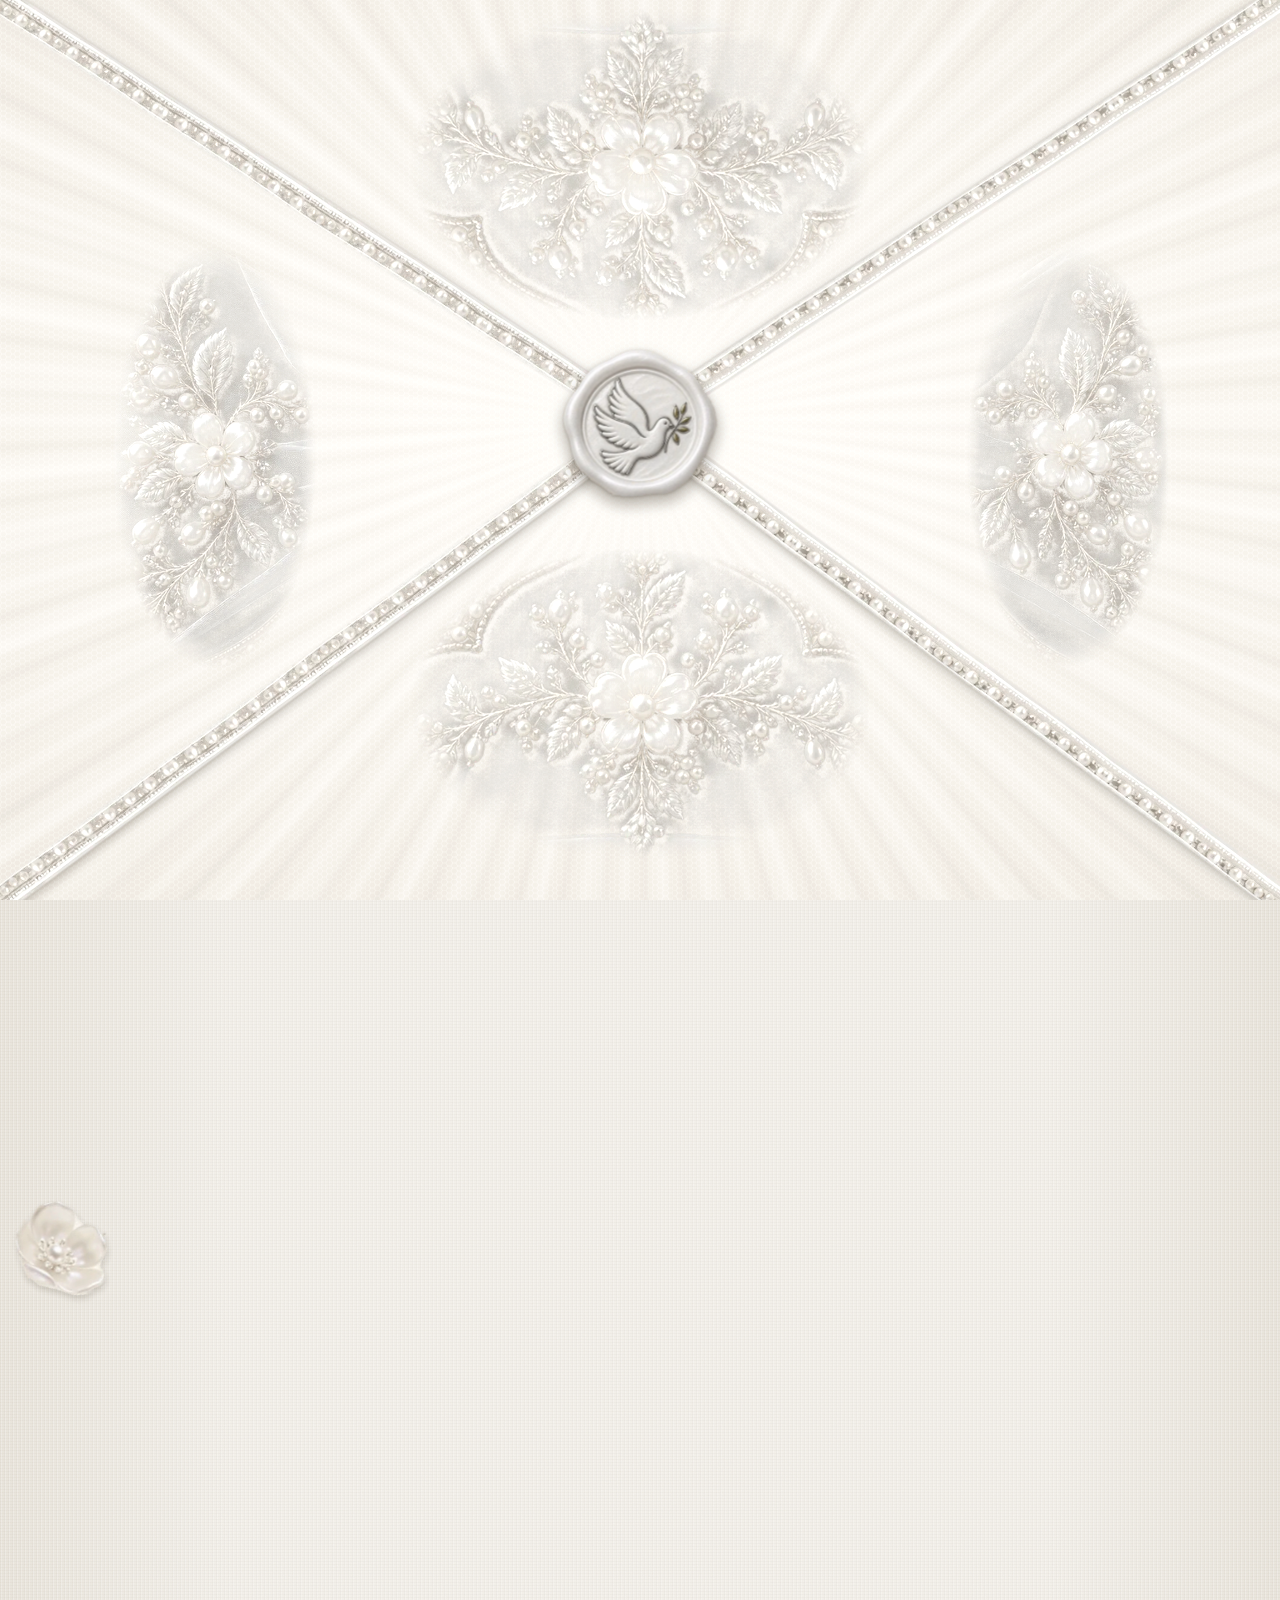
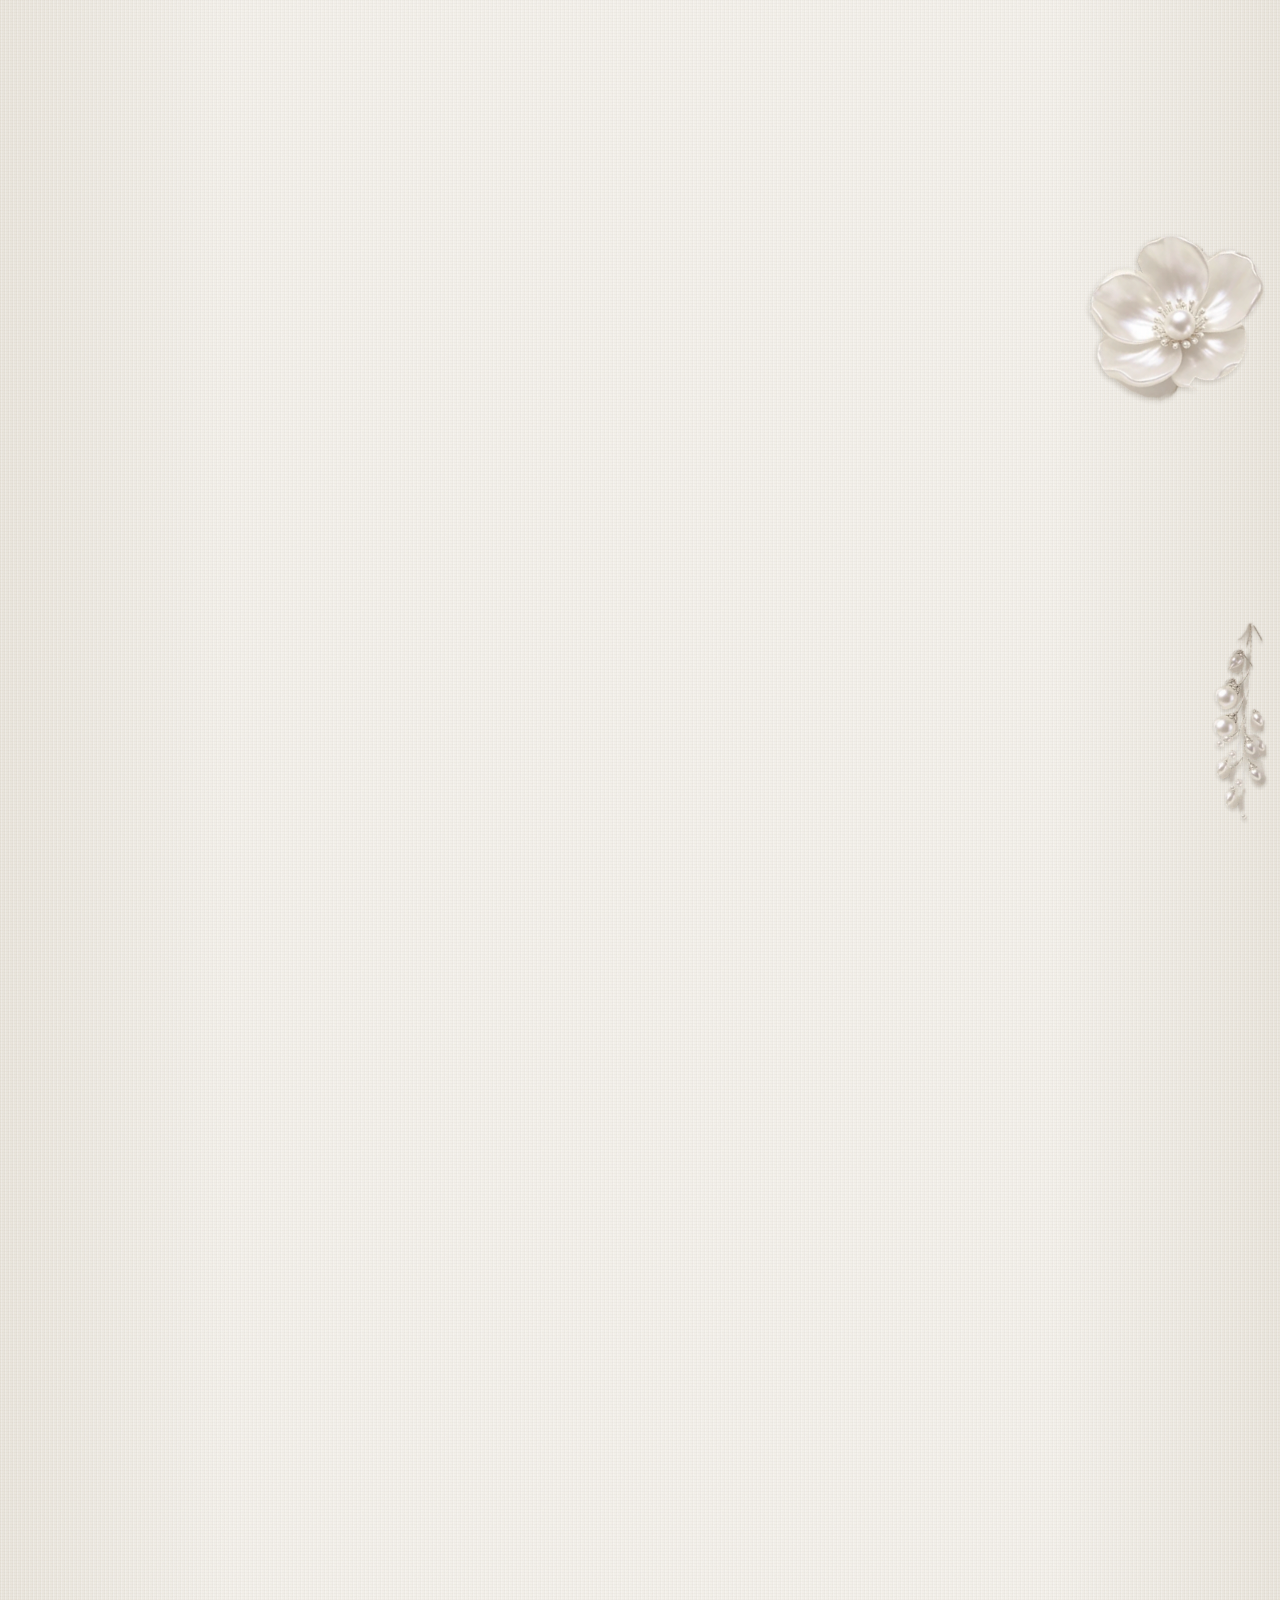
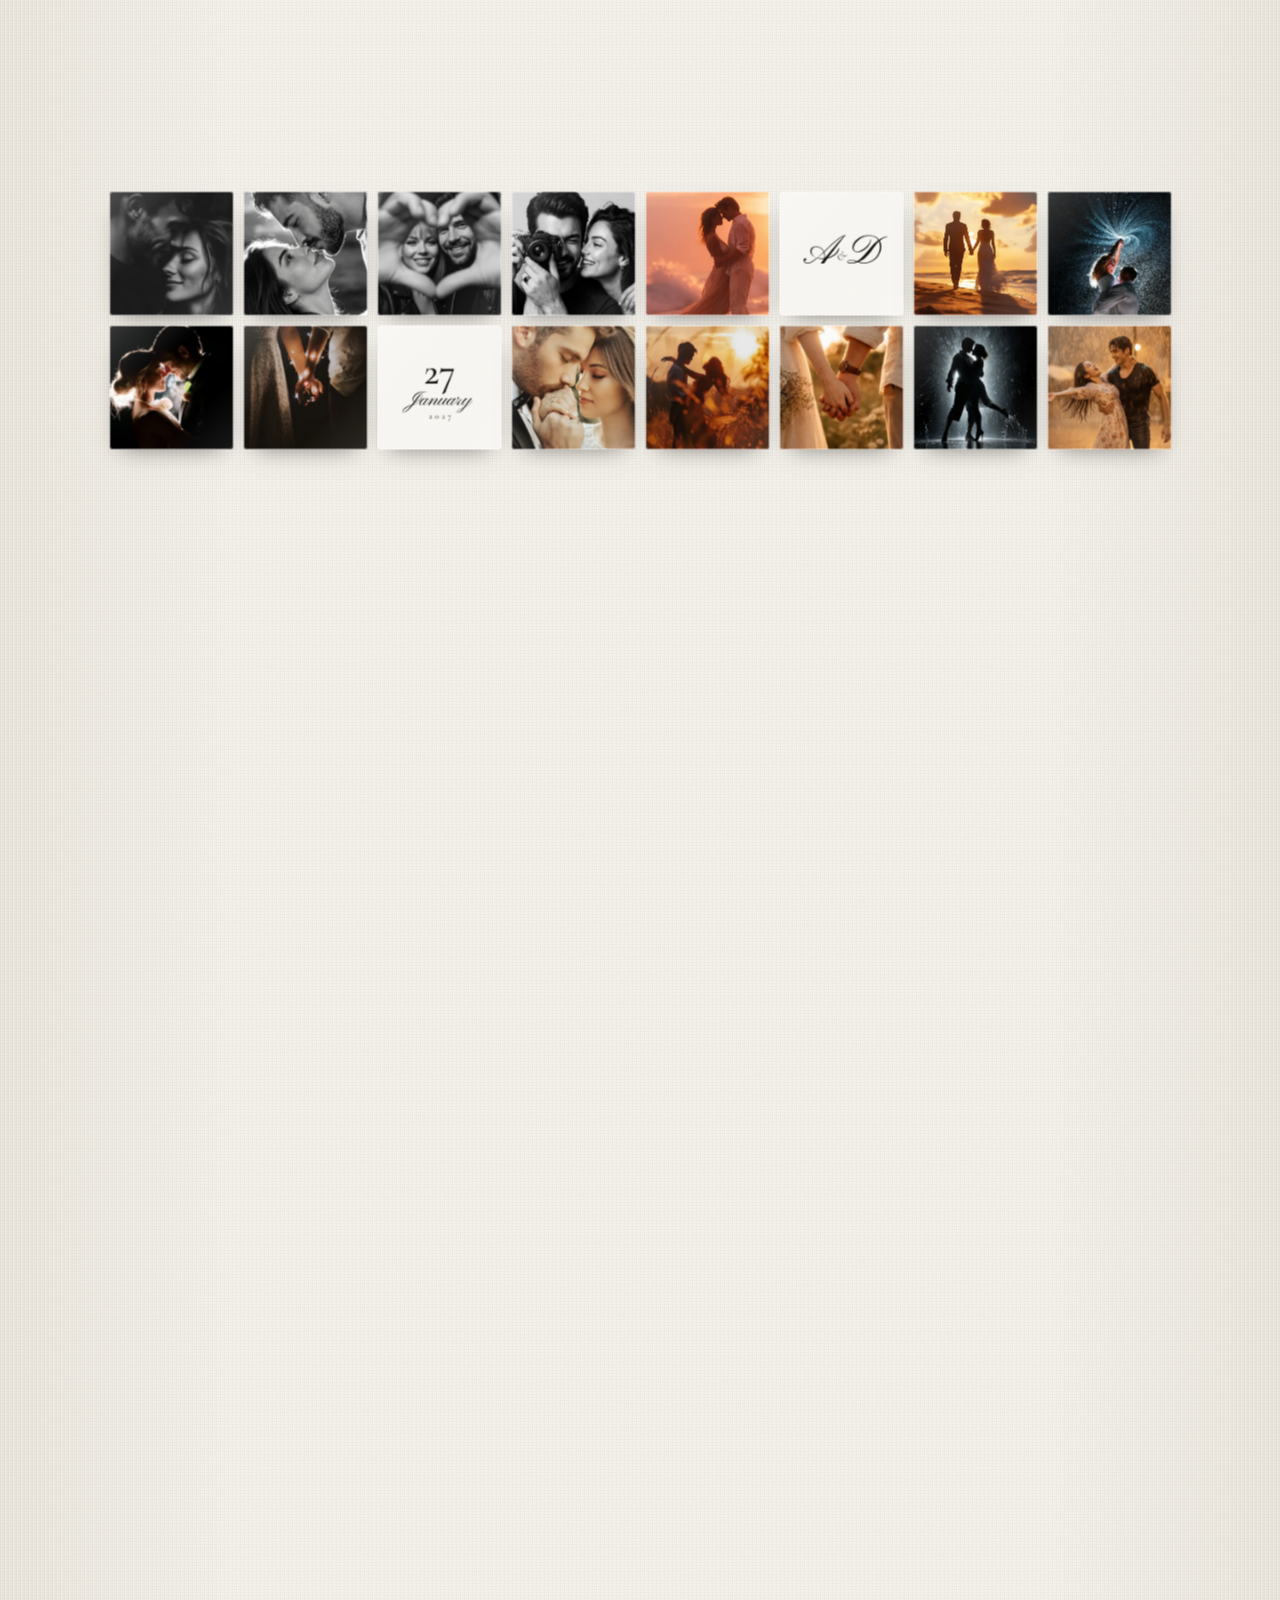
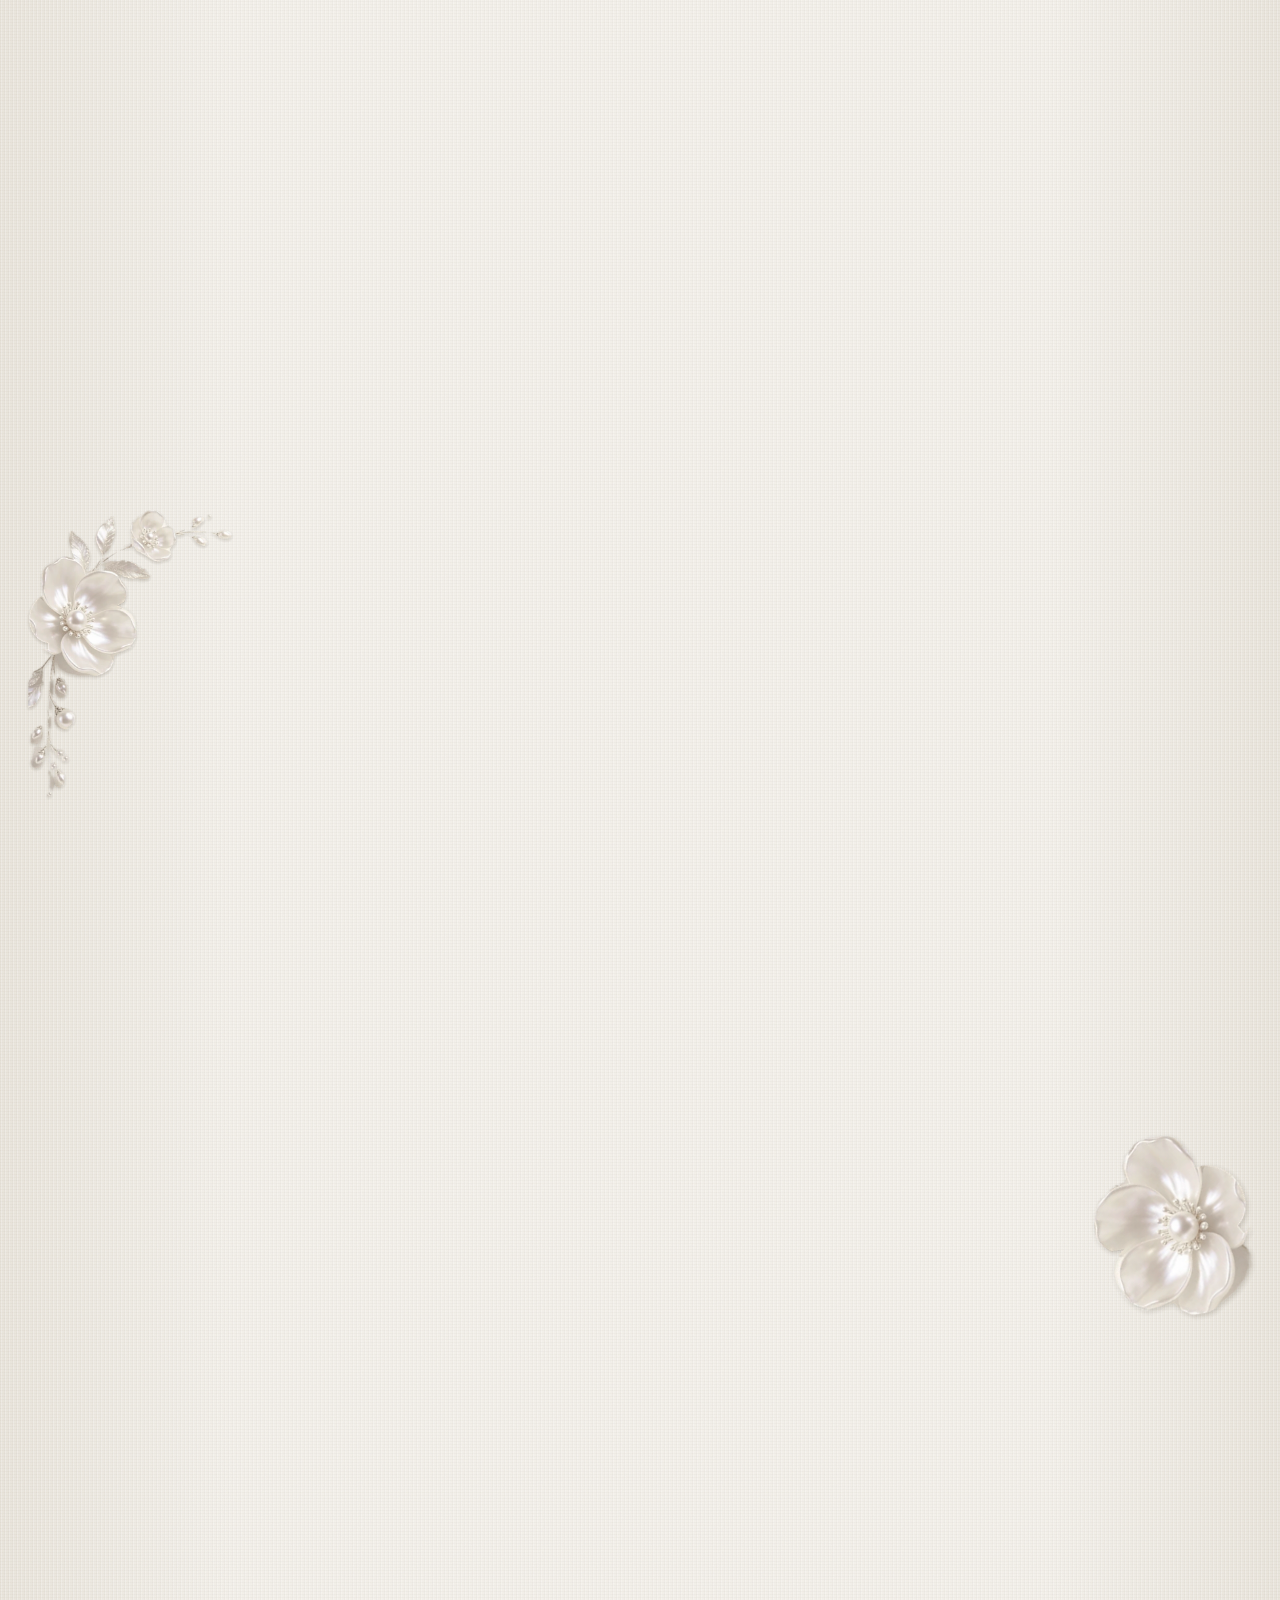
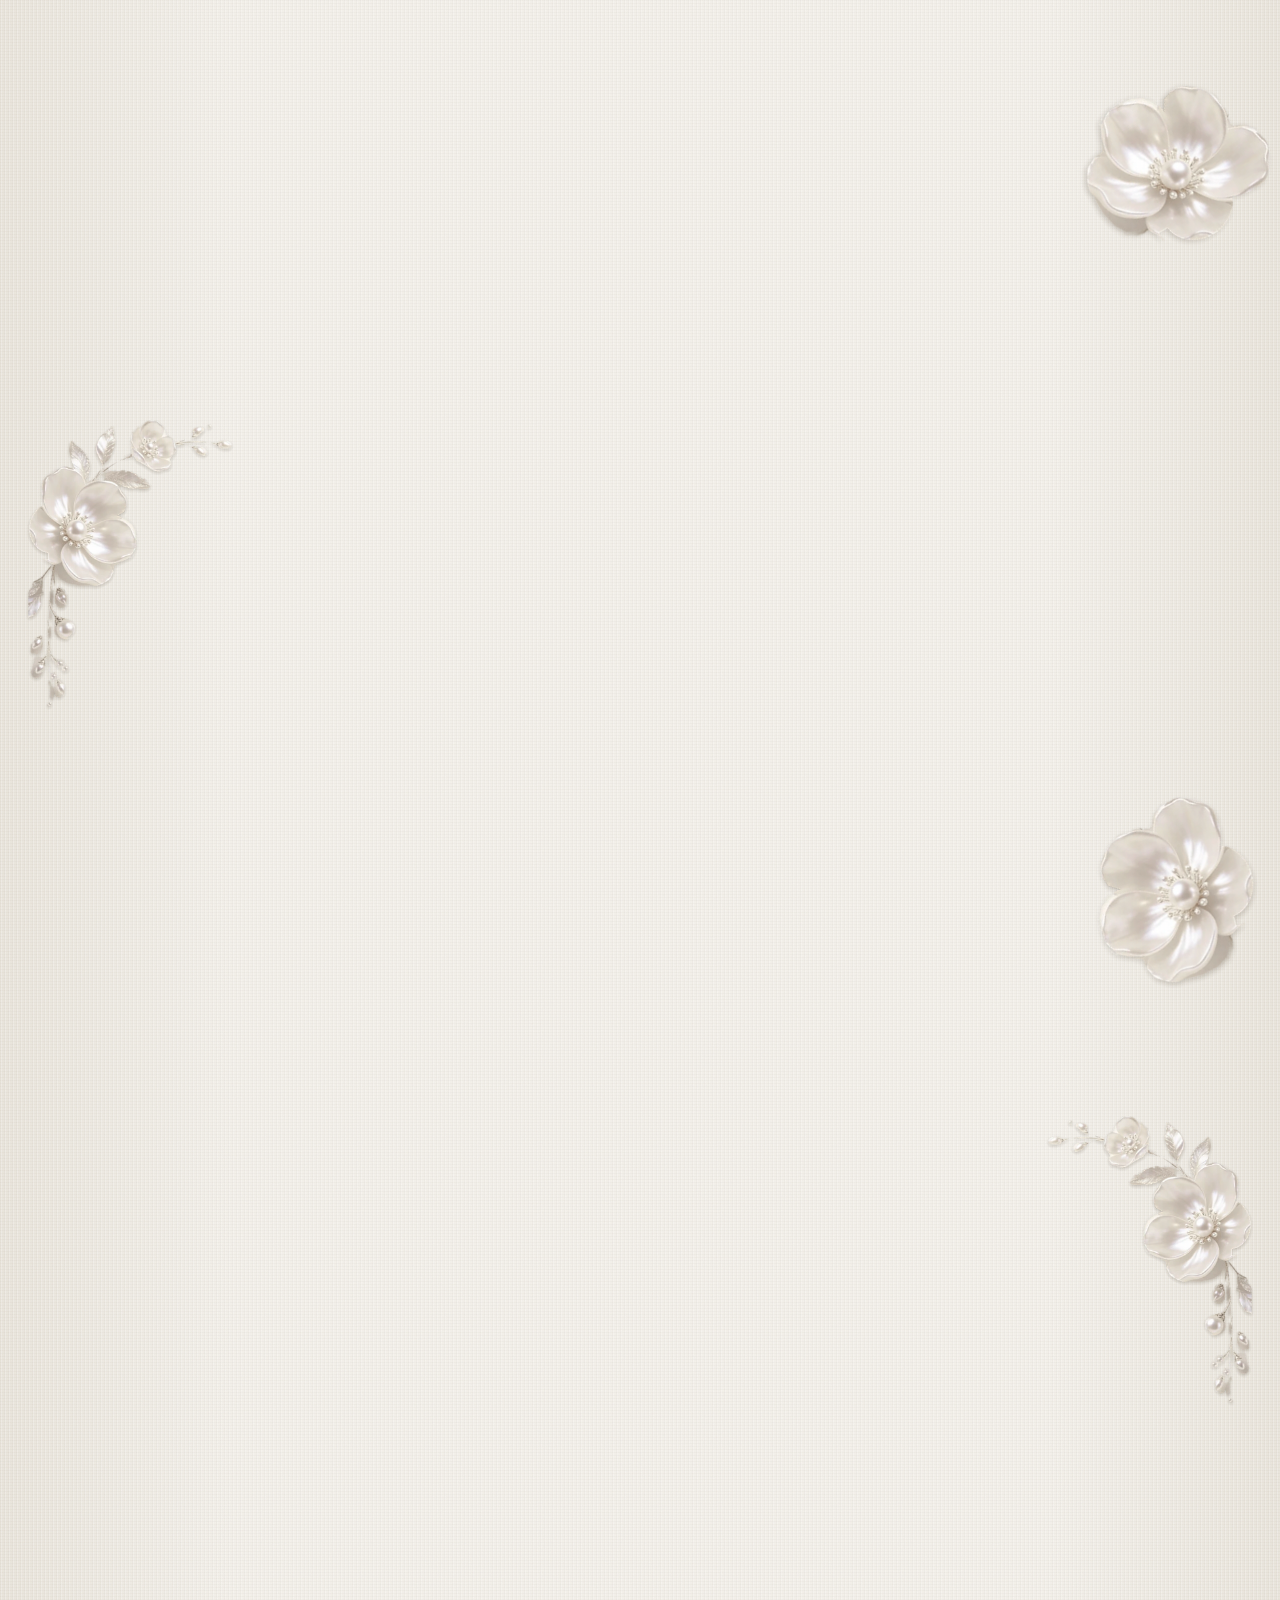
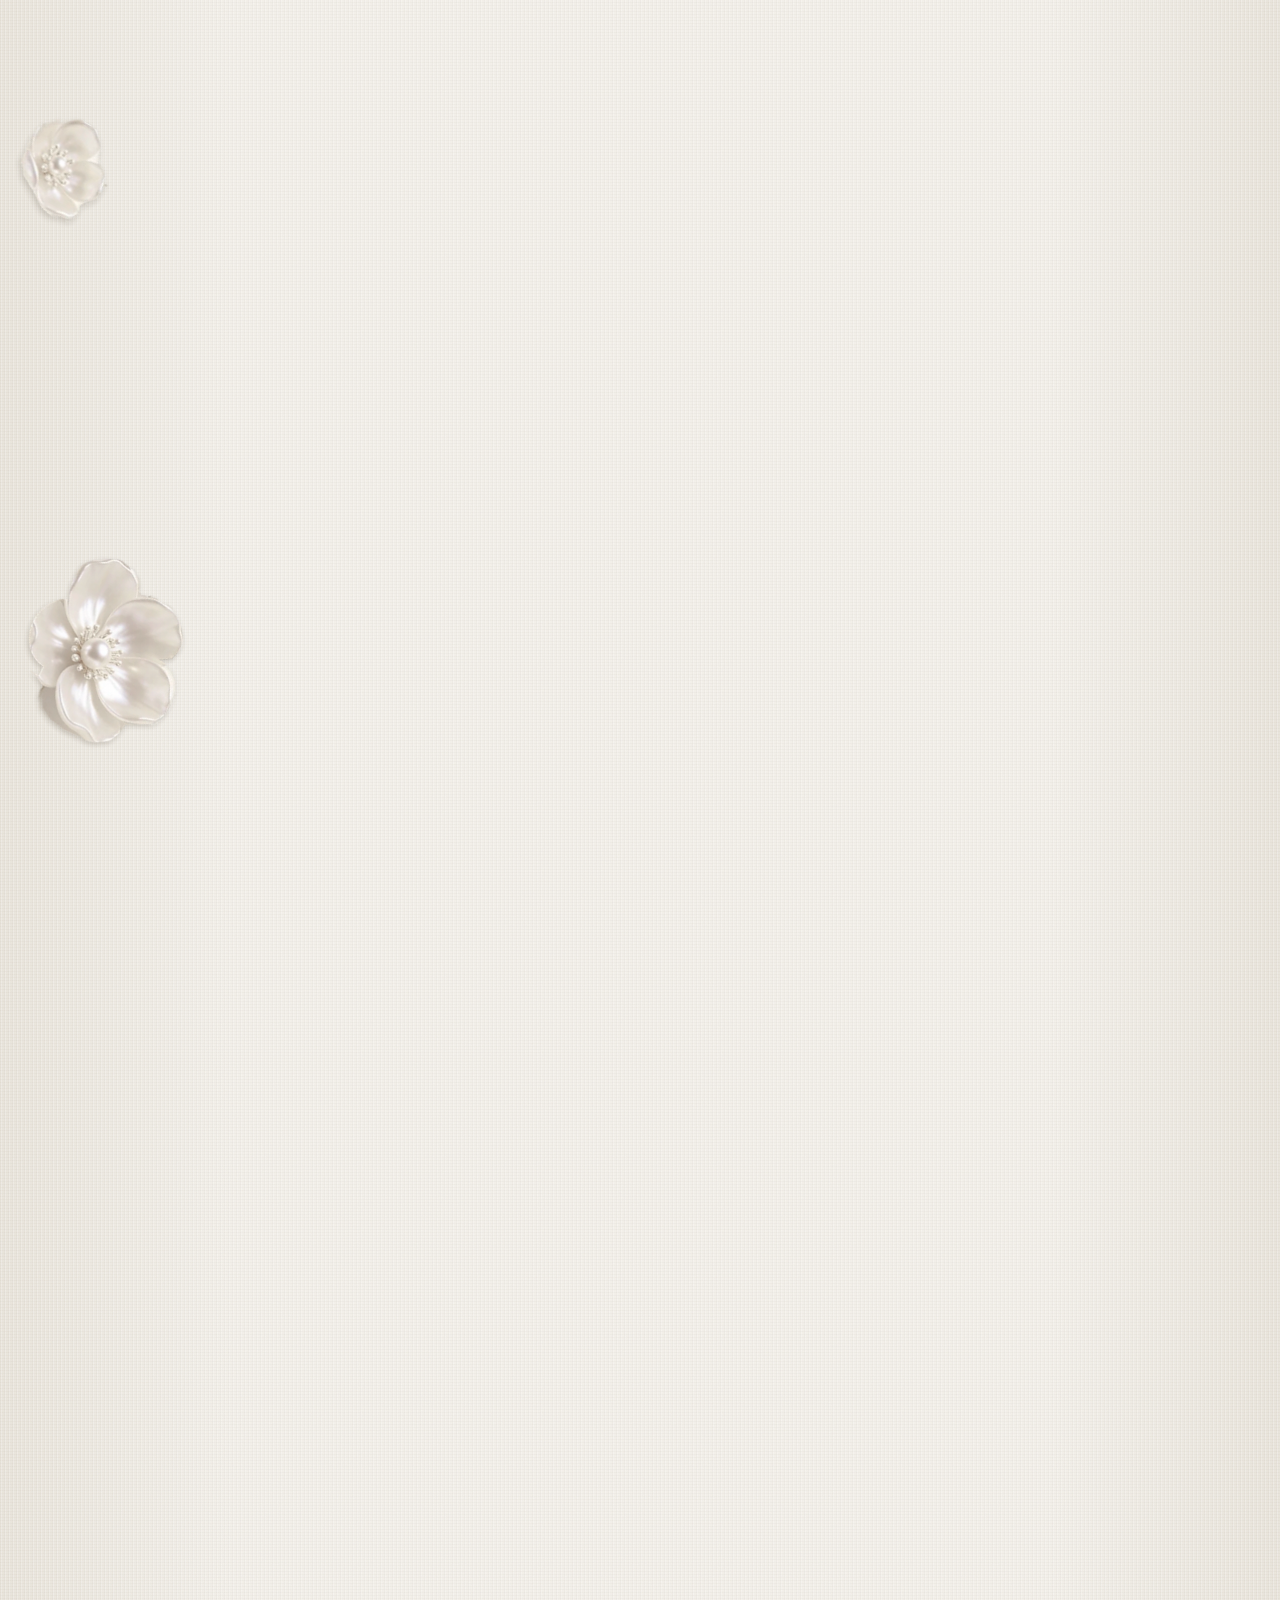
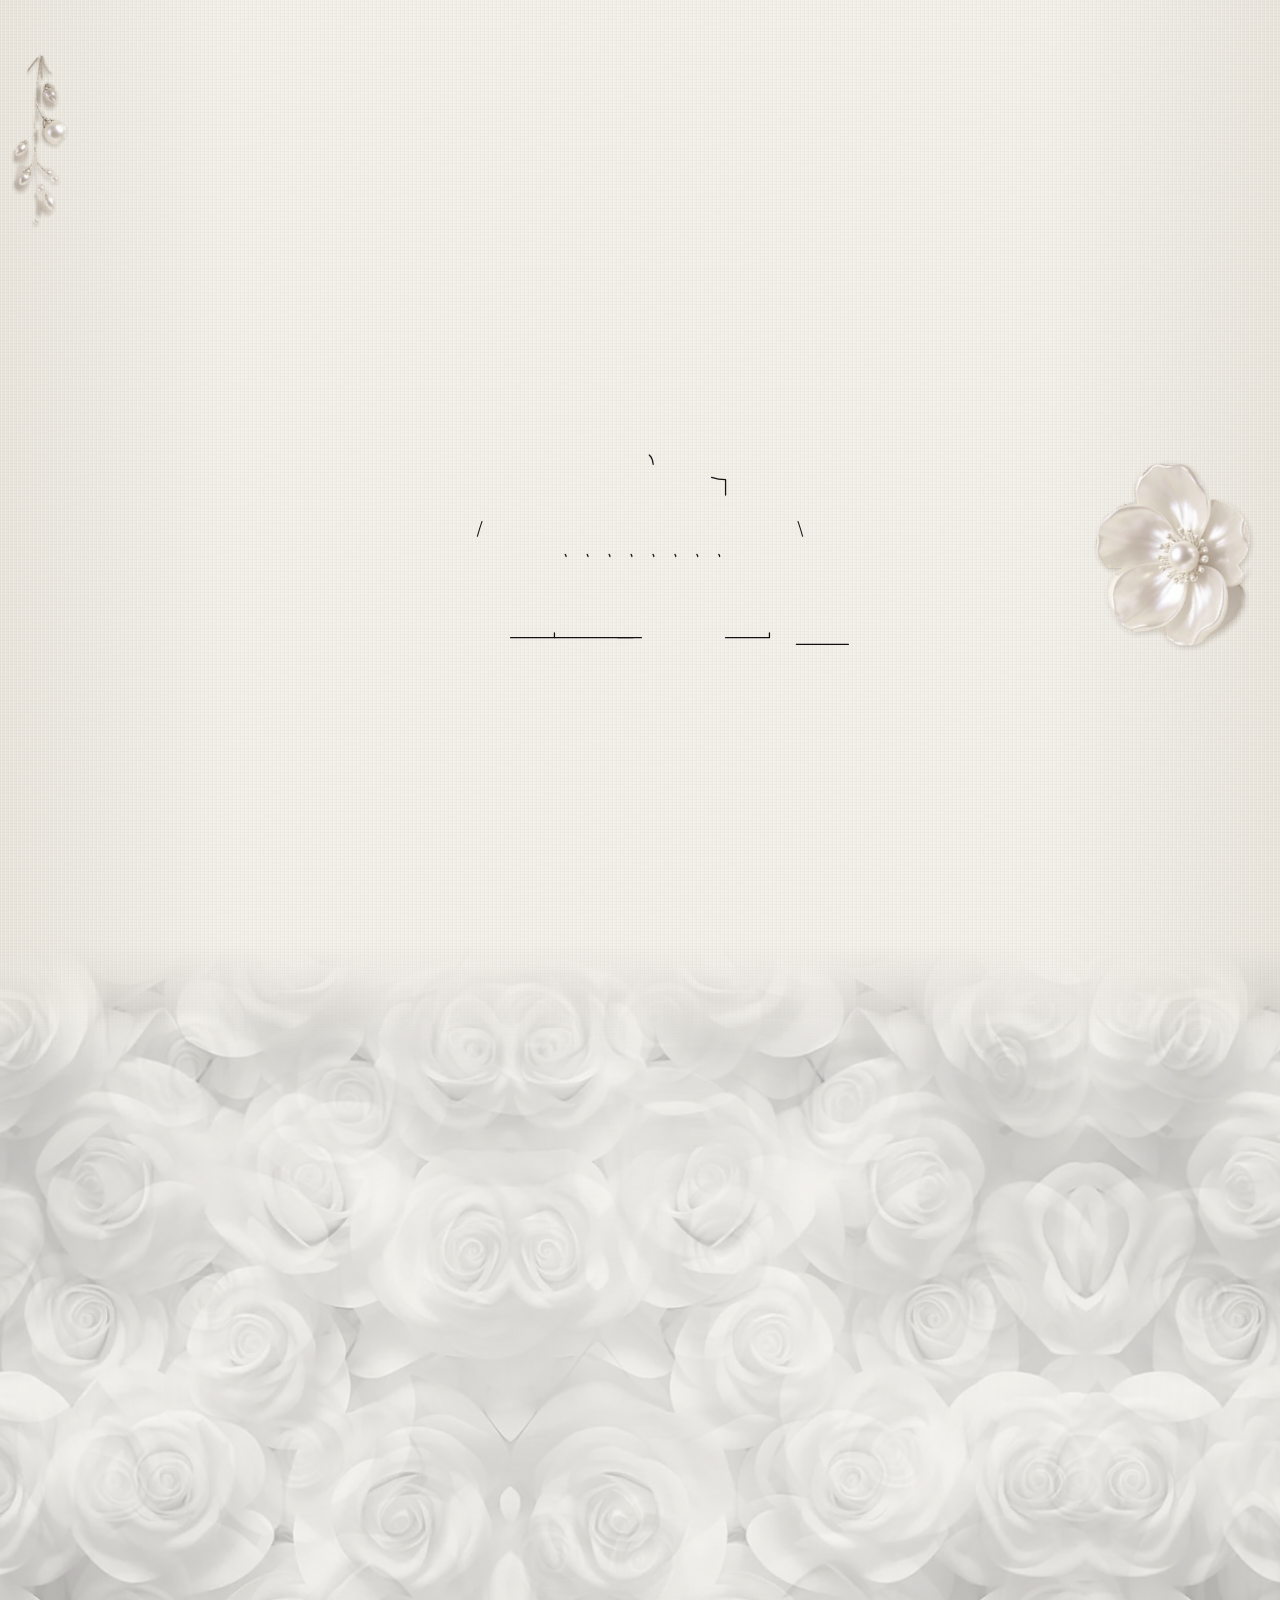
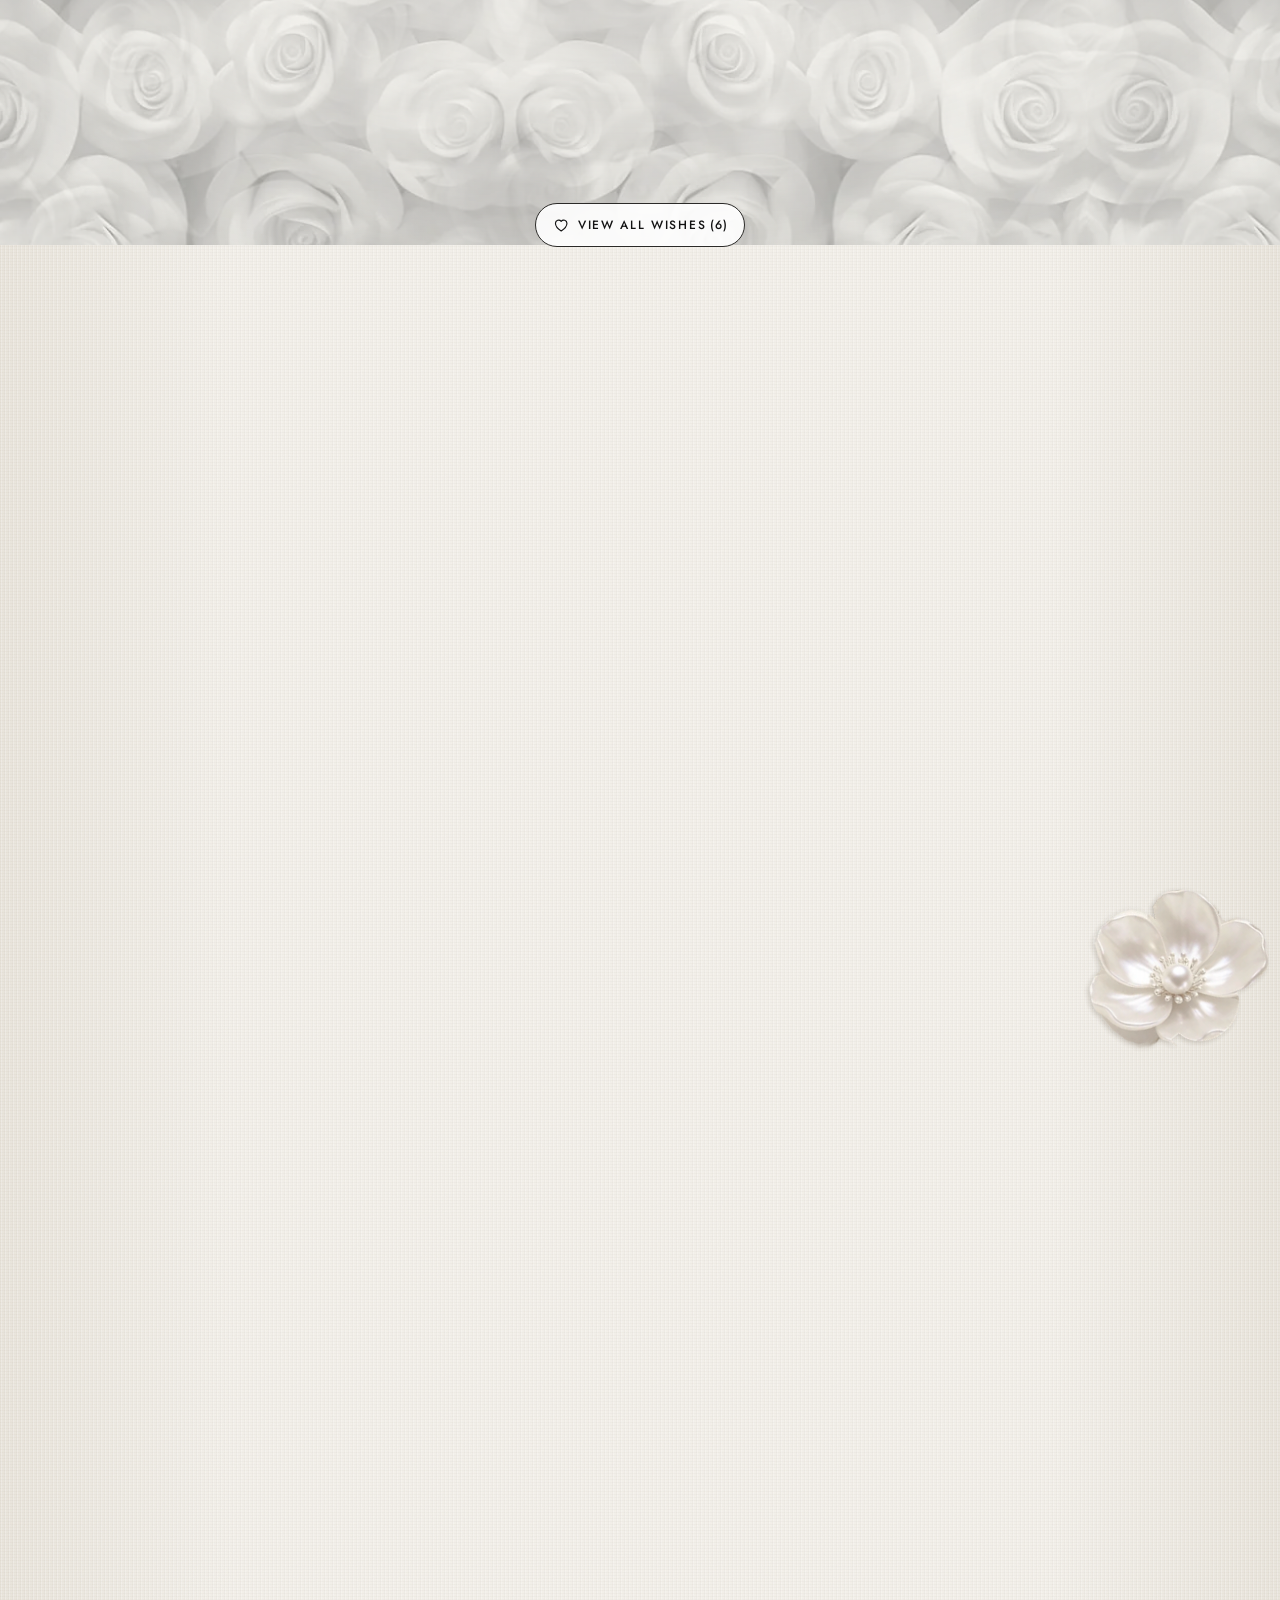
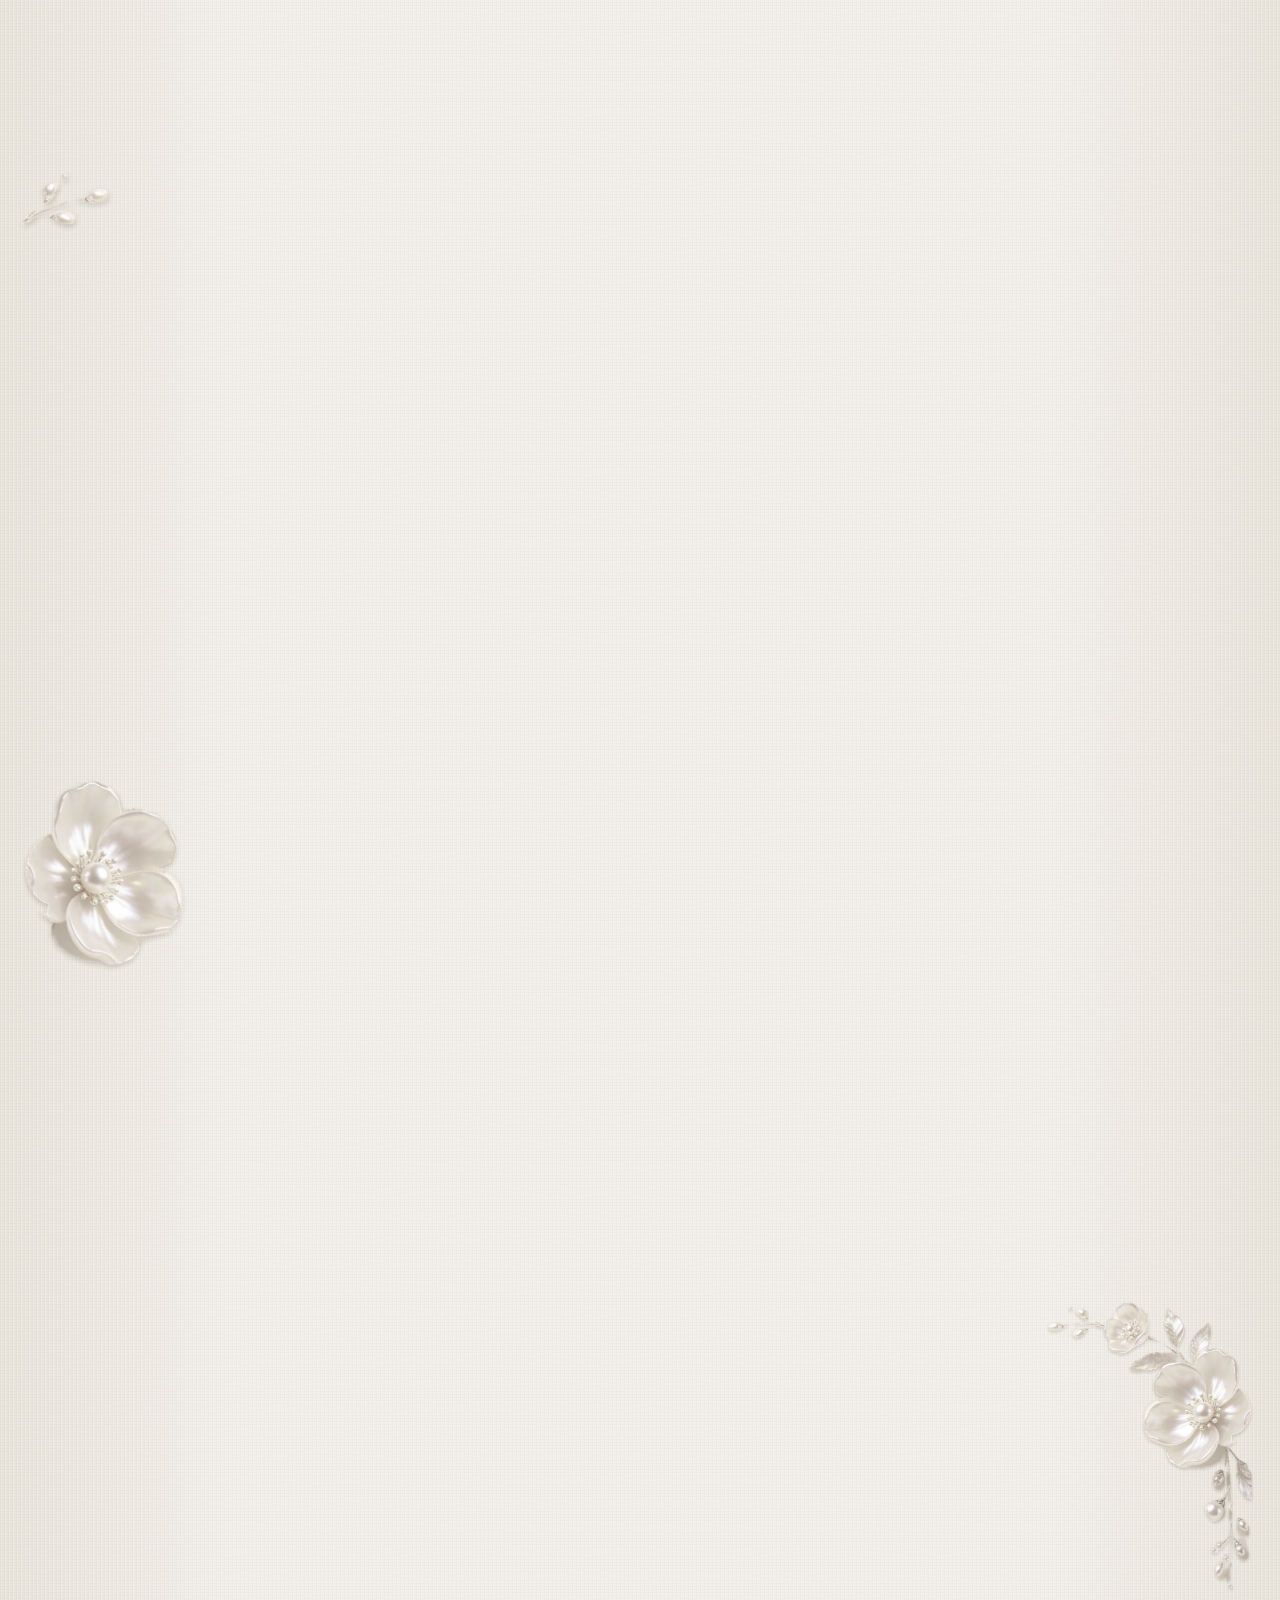
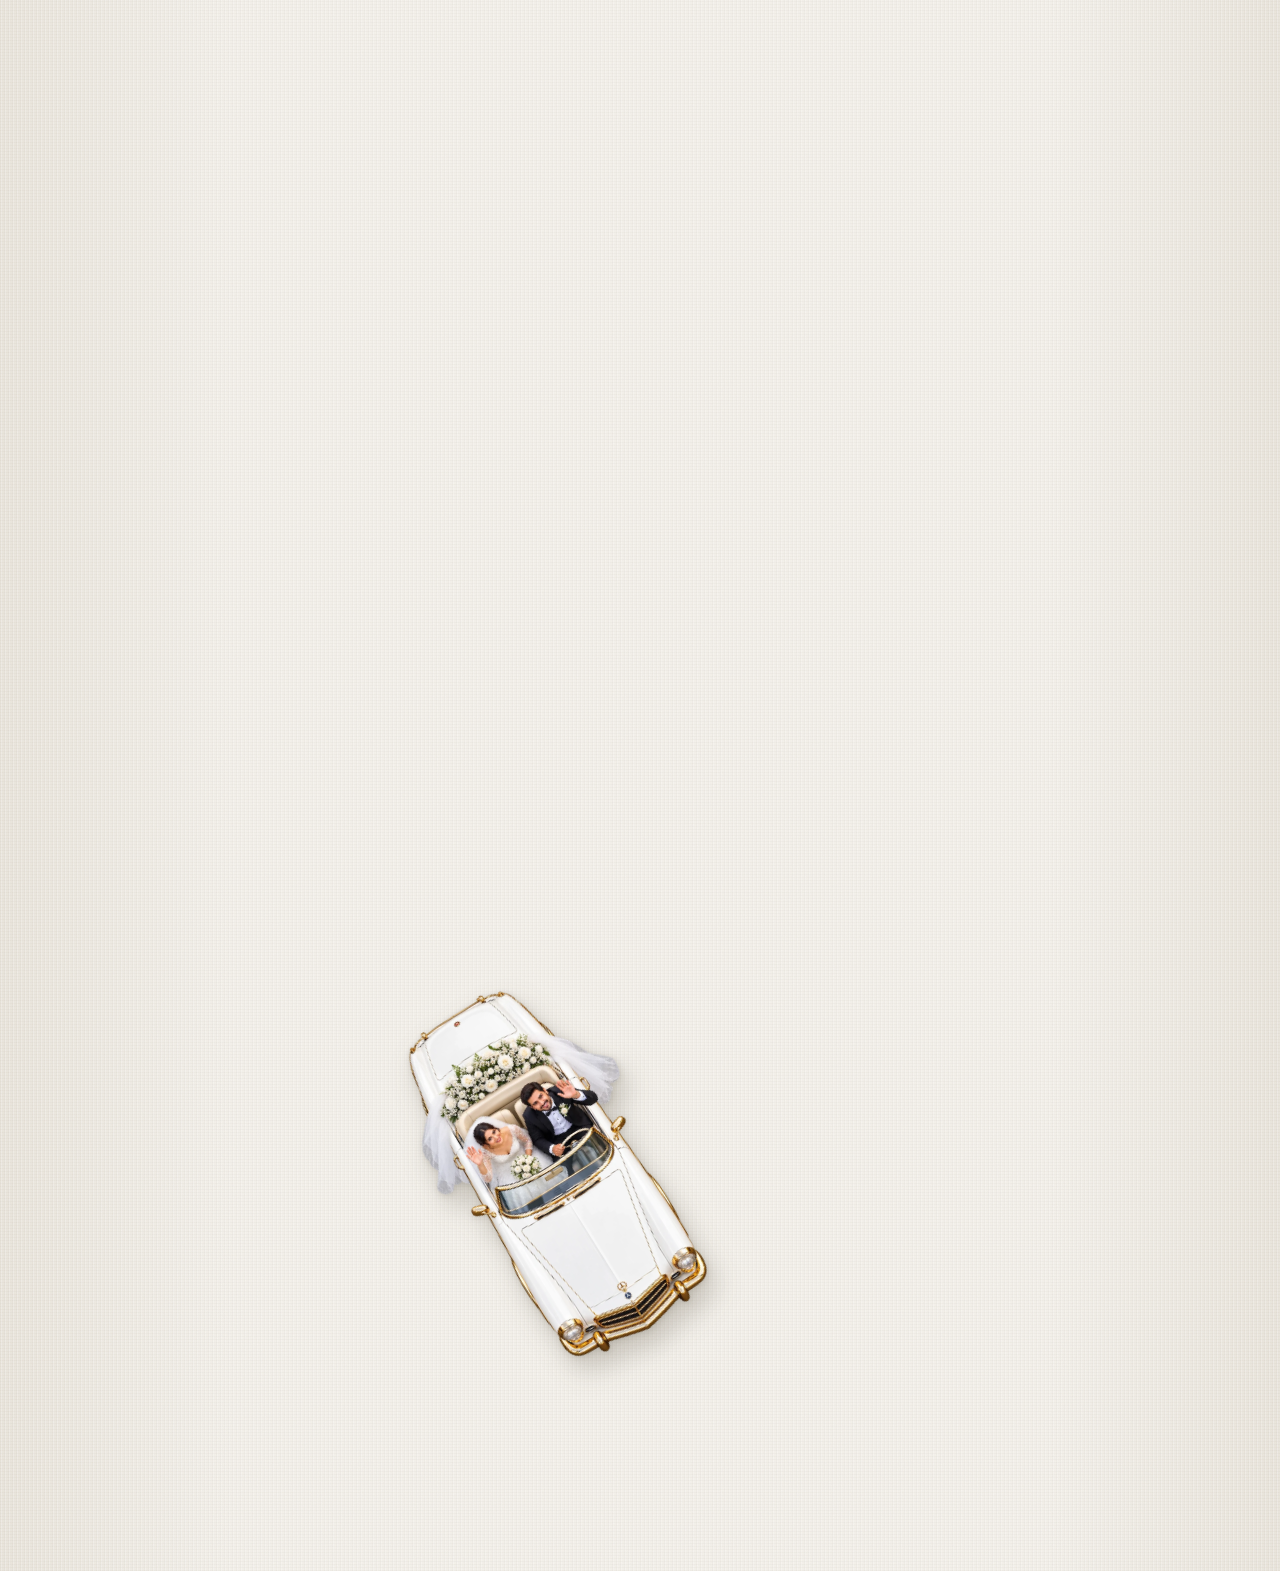
<file: site/index.html>
<!doctype html>
<html lang="en" class="no-js">
<head>
  <meta charset="utf-8">
  <meta name="viewport" content="width=device-width, initial-scale=1, viewport-fit=cover">
  <title>Angel &amp; David · Wedding Invitation · 27 January 2027</title>
  <meta name="description" content="Together with their families, Angel and David invite you to celebrate their Christian wedding on 27 January 2027.">
  <meta name="theme-color" content="#F8F6F1">
  <meta name="color-scheme" content="light">
  <meta property="og:type" content="website">
  <meta property="og:title" content="Angel &amp; David · Wedding Invitation">
  <meta property="og:description" content="Wednesday, 27 January 2027 — you are warmly invited.">
  <!-- og:image To be provided: assets/images/share.jpg (1200 × 630) -->
  <link rel="icon" href="assets/favicon.svg" type="image/svg+xml">

  <link rel="preconnect" href="https://fonts.googleapis.com">
  <link rel="preconnect" href="https://fonts.gstatic.com" crossorigin>
  <link rel="stylesheet" href="https://fonts.googleapis.com/css2?family=Comforter&family=Cormorant+Garamond:ital,wght@0,400;0,500;0,600;1,500&family=Great+Vibes&family=Jost:wght@400;500&family=Pinyon+Script&display=swap">

  <link rel="stylesheet" href="css/base.css?v=20261023d">
  <link rel="stylesheet" href="css/components.css?v=20261023d">
  <link rel="stylesheet" href="css/sections.css?v=20261023d">
  <link rel="stylesheet" href="css/page.css?v=20261023d">

  <script>
    (function (d) {
      d.className = d.className.replace('no-js', 'js splash-active');
      // ?still (used by the iPhone showcase pages) shows everything at rest.
      var still = /[?&]still(?:[=&]|$)/.test(location.search);
      if (still) d.classList.add('is-still');
      else if (!window.matchMedia || !matchMedia('(prefers-reduced-motion: reduce)').matches) d.classList.add('motion-ok');
    })(document.documentElement);
  </script>
</head>
<body>
  <a class="skip-link" href="#welcome">Skip to invitation</a>

  <!-- Shared SVG gradients and filters (filled by js/ornaments.js) -->
  <svg class="svg-defs" id="svg-defs" aria-hidden="true" focusable="false" width="0" height="0"></svg>

  <!-- ===================================================================
       1. OPENING — modelled on the reference videos:
       (a) a full-screen four-flap envelope in the couple's white lace and
           pearl embroidery, closed with the pearl dove seal; tapping the seal
           lights it up and the flaps open (sides, then top and bottom);
       (b) the couple's white wedding car (seen from above) then glides down
           a narrow path between dense columns of pearl flowers over the tall
           A & D, and the names and date appear behind it, travel with it a
           little and settle into place.
       js/sections/01-splash.js runs it.
       =================================================================== -->
  <div class="splash" id="splash" role="region" aria-label="Opening of the wedding invitation">
    <div class="op-backdrop" aria-hidden="true"></div>

    <div class="op-stage" id="op-stage">
      <div class="op-center" id="op-center">
        <!-- Shown first: only the tall, stretched A & D; the car drives over it and sweeps it away -->
        <div class="op-monogram" id="op-monogram">
          <p class="op-monogram__mark" aria-hidden="true"><span class="op-monogram__a" data-op="initial-bride">A</span><span class="op-monogram__amp">&amp;</span><span class="op-monogram__d" data-op="initial-groom">D</span></p>
        </div>

        <!-- Appears behind the car, travels with it a little, then settles -->
        <div class="op-names" id="op-names">
          <p class="op-dear" data-op="dear">Dear Guest,</p>
          <p class="op-kicker">The Wedding of</p>
          <p class="op-name" data-op="bride">Angel</p>
          <p class="op-amp" aria-hidden="true">&amp;</p>
          <p class="op-name" data-op="groom">David</p>
          <p class="op-std">Save the Date</p>
          <p class="op-date" data-op="date">27.JAN.2027</p>
        </div>
      </div>
    </div>

    <img class="op-car" id="op-car" src="assets/images/wedding-car.webp?v=20261023d" width="720" height="1219"
         alt="A bride and groom waving from a white vintage wedding car" fetchpriority="high" decoding="async">

    <!-- Dense pearl-flower columns down both sides, leaving a narrow path
         for the car (filled by 01-splash.js; in front of the car) -->
    <div class="op-florals op-florals--left" aria-hidden="true"></div>
    <div class="op-florals op-florals--right" aria-hidden="true"></div>

    <!-- Full-screen lace-and-pearl envelope (as in the reference video): four
         flaps of white tulle dressed with the real pearl embroidery and beaded
         trim from the couple's envelope, closed with the pearl dove seal. -->
    <div class="op-envelope" id="op-envelope">
      <div class="ef ef--bottom" data-flap="bottom" aria-hidden="true">
        <div class="ef__fill"><img class="ef__motif ef__motif--bottom" src="assets/images/lace-motif.webp?v=20261023d" alt="" decoding="async"></div>
        <i class="ef__trim"></i><i class="ef__trim"></i>
      </div>
      <div class="ef ef--top" data-flap="top" aria-hidden="true">
        <div class="ef__fill"><img class="ef__motif ef__motif--top" src="assets/images/lace-motif.webp?v=20261023d" alt="" decoding="async"></div>
        <i class="ef__trim"></i><i class="ef__trim"></i>
      </div>
      <div class="ef ef--left" data-flap="left" aria-hidden="true">
        <div class="ef__fill"><img class="ef__motif ef__motif--left" src="assets/images/lace-spray-left.webp?v=20261023d" alt="" decoding="async"></div>
        <i class="ef__trim"></i><i class="ef__trim"></i>
      </div>
      <div class="ef ef--right" data-flap="right" aria-hidden="true">
        <div class="ef__fill"><img class="ef__motif ef__motif--right" src="assets/images/lace-spray-right.webp?v=20261023d" alt="" decoding="async"></div>
        <i class="ef__trim"></i><i class="ef__trim"></i>
      </div>
      <div class="env__shine" aria-hidden="true"></div>
      <div class="env__sparkles" aria-hidden="true"><i></i><i></i><i></i><i></i><i></i><i></i><i></i><i></i><i></i><i></i><i></i><i></i><i></i><i></i><i></i><i></i></div>
      <div class="env__glow" aria-hidden="true"></div>
      <button class="op-seal" id="splash-open" type="button" aria-label="Open the wedding invitation of Angel and David">
        <img src="assets/images/dove-seal.webp?v=20261023d" width="360" height="360" alt="" fetchpriority="high" decoding="async">
      </button>
      <p class="op-hint" aria-hidden="true">Your invitation is opening<span class="op-dots"><i>.</i><i>.</i><i>.</i></span></p>
    </div>
    <a class="op-scroll" id="op-scroll" href="#welcome" hidden>
      <span>View the invitation</span>
      <svg viewBox="0 0 24 24" aria-hidden="true"><path d="M6 9.5l6 6 6-6" fill="none" stroke="currentColor" stroke-width="1.4" stroke-linecap="round" stroke-linejoin="round"/></svg>
    </a>
  </div>

  <!-- ===================================================================
       Header and navigation
       =================================================================== -->
  <header class="site-header" id="site-header">
    <div class="site-header__inner">
      <a class="monogram" href="#welcome" aria-label="Angel and David — back to the top" data-content="monogram">A &amp; D</a>
      <div class="site-header__actions">
        <a class="btn btn--secondary btn--sm" href="#rsvp">RSVP</a>
        <button class="btn btn--ghost btn--sm menu-btn" id="menu-btn" type="button" aria-haspopup="dialog" aria-controls="menu-dialog">
          <svg viewBox="0 0 24 24" aria-hidden="true"><path d="M4 9h16M4 15h16" fill="none" stroke="currentColor" stroke-width="1.5" stroke-linecap="round"/></svg>
          <span>Menu</span>
        </button>
      </div>
    </div>
  </header>

  <main id="main">
    <div class="preview-note" id="preview-note" hidden></div>
    <!-- Sections are rendered from content.js by js/sections/*.js -->
    <section class="section section--welcome" id="welcome" aria-labelledby="welcome-title"></section>
    <section class="section section--white" id="save-the-date" aria-labelledby="save-the-date-title"></section>
    <section class="section section--ivory" id="countdown" aria-labelledby="countdown-title"></section>
    <section class="section section--gallery" id="gallery" aria-labelledby="gallery-title"></section>
    <section class="section" id="family" aria-labelledby="family-title"></section>
    <section class="section section--white" id="events" aria-labelledby="events-title"></section>
    <section class="section section--ivory" id="dress-code" aria-labelledby="dress-code-title"></section>
    <section class="section" id="gifting" aria-labelledby="gifting-title"></section>
    <section class="section section--white" id="venues" aria-labelledby="venues-title"></section>
    <section class="section section--ivory" id="wishes" aria-labelledby="wishes-title"></section>
    <section class="section" id="rsvp" aria-labelledby="rsvp-title"></section>
    <section class="section section--white" id="travel" aria-labelledby="travel-title"></section>
    <section class="section section--ivory" id="contact" aria-labelledby="contact-title"></section>
    <section class="section section--thanks" id="thank-you" aria-labelledby="thank-you-title"></section>
  </main>

  <div class="sr-only" id="announcer" aria-live="polite" aria-atomic="true"></div>

  <!-- Shown only if scripts fail to load -->
  <div class="fallback" id="fallback" hidden>
    <p class="fallback__kicker">The Wedding Invitation</p>
    <p class="fallback__names" data-content="names">Angel &amp; David</p>
    <p class="fallback__date" data-content="date-long">Wednesday, 27 January 2027</p>
    <p>Together with their families, Angel &amp; David warmly invite you to celebrate their marriage.</p>
    <p class="fallback__small">The full invitation could not load. Please refresh the page or try again on a stronger connection.</p>
  </div>
  <noscript>
    <style>.splash,.site-header{display:none!important}</style>
    <div class="fallback" style="display:block">
      <p class="fallback__kicker">The Wedding Invitation</p>
      <p class="fallback__names">Angel &amp; David</p>
      <p class="fallback__date">Wednesday, 27 January 2027</p>
      <p>Together with their families, Angel &amp; David warmly invite you to celebrate their marriage.</p>
      <p class="fallback__small">Please enable JavaScript to view the full invitation.</p>
    </div>
  </noscript>

  <script src="content.js?v=20261023d" defer></script>
  <script src="js/core.js?v=20261023d" defer></script>
  <script src="js/ornaments.js?v=20261023d" defer></script>
  <script src="js/florals.js?v=20261023d" defer></script>
  <script src="js/decor.js?v=20261023d" defer></script>
  <script src="js/pixel.js?v=20261023d" defer></script>
  <script src="js/sections/01-splash.js?v=20261023d" defer></script>
  <script src="js/sections/02-welcome.js?v=20261023d" defer></script>
  <script src="js/sections/03-save-the-date.js?v=20261023d" defer></script>
  <script src="js/sections/04-countdown.js?v=20261023d" defer></script>
  <script src="js/sections/04b-gallery.js?v=20261023d" defer></script>
  <script src="js/sections/05-family.js?v=20261023d" defer></script>
  <script src="js/sections/06-events.js?v=20261023d" defer></script>
  <script src="js/sections/07-dress-code.js?v=20261023d" defer></script>
  <script src="js/sections/08-gifting.js?v=20261023d" defer></script>
  <script src="js/sections/09-venues.js?v=20261023d" defer></script>
  <script src="js/sections/10-wishes.js?v=20261023d" defer></script>
  <script src="js/sections/11-rsvp.js?v=20261023d" defer></script>
  <script src="js/sections/12-travel.js?v=20261023d" defer></script>
  <script src="js/sections/13-contact.js?v=20261023d" defer></script>
  <script src="js/sections/14-thank-you.js?v=20261023d" defer></script>
  <script src="js/main.js?v=20261023d" defer></script>

  <!-- Safety net: if the app has not started after 4 s, remove the splash
       and show a static summary so guests are never stuck. -->
  <script>
    setTimeout(function () {
      if (window.__AD_READY) return;
      var d = document.documentElement;
      d.classList.remove('splash-active');
      d.classList.add('app-failed');
      var f = document.getElementById('fallback');
      if (f) f.hidden = false;
    }, 4000);
  </script>
</body>
</html>
</file>
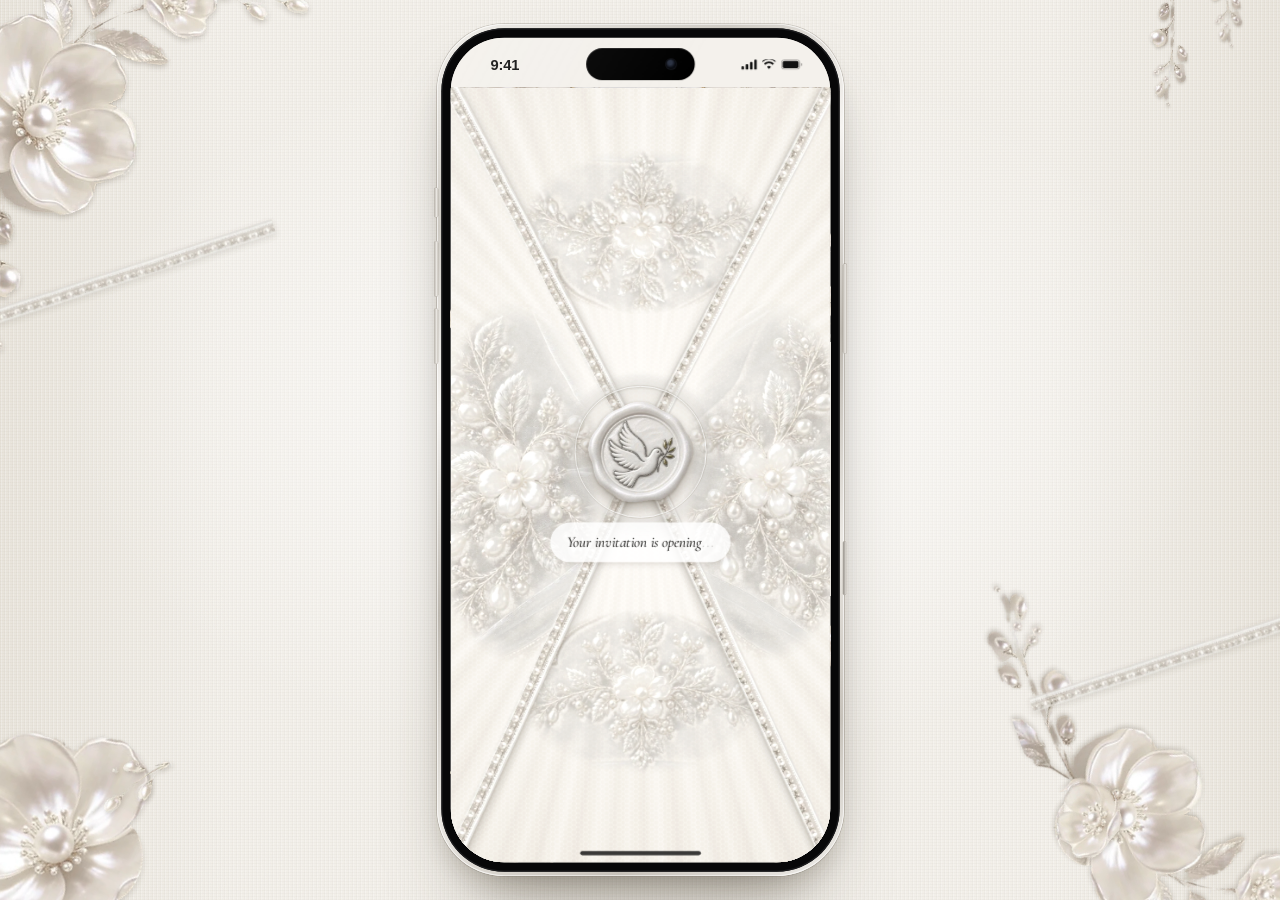
<file: site/mockup.html>
<!doctype html>
<html lang="en">
<head>
  <meta charset="utf-8">
  <script>
    // On a phone or tablet, open the invitation itself, full screen — not a
    // picture of a phone inside the phone. The guest's name in the link is kept.
    (function () {
      var mq = window.matchMedia && window.matchMedia('(max-width: 760px), (pointer: coarse) and (max-width: 1180px)');
      if (!mq || !mq.matches) return;
      var q = new URLSearchParams(location.search);
      q.delete('section'); q.delete('live');
      var s = q.toString();
      location.replace('index.html' + (s ? '?' + s : '') + location.hash);
    })();
  </script>
  <meta name="viewport" content="width=device-width, initial-scale=1, viewport-fit=cover">
  <title>Angel &amp; David · Invitation on iPhone</title>
  <meta name="description" content="Angel and David's wedding invitation running live inside an iPhone 17 Pro Max.">
  <meta name="theme-color" content="#F4F1EB">
  <meta name="color-scheme" content="light">
  <link rel="icon" href="assets/favicon.svg" type="image/svg+xml">
  <link rel="stylesheet" href="css/iphone.css?v=20261020z">
  <style>
    /* One phone, centred; no text or controls. */
    html, body { height: 100%; overflow: hidden; }
    .stage { position: relative; z-index: 1; height: 100vh; height: 100svh; display: grid; place-items: center; }
  </style>
</head>
<body>
  <div class="decor" aria-hidden="true">
    <img class="dc--tl" src="assets/images/pearl-spray.webp?v=20261020y" alt="">
    <img class="dc--tr" src="assets/images/pearl-drops.webp?v=20261020y" alt="">
    <img class="dc--tr2" src="assets/images/pearl-drops.webp?v=20261020y" alt="">
    <img class="dc--bl" src="assets/images/pearl-bloom.webp?v=20261020y" alt="">
    <img class="dc--bl-sprig" src="assets/images/pearl-sprig.webp?v=20261020y" alt="">
    <img class="dc--br" src="assets/images/pearl-spray.webp?v=20261020y" alt="">
    <img class="dc--br-bud" src="assets/images/pearl-bud.webp?v=20261020y" alt="">
    <span class="pearl-line p1"></span>
    <span class="pearl-line p2"></span>
  </div>

  <main class="stage">
    <div class="device-wrap" id="device-wrap">
      <div class="device" id="device">
        <span class="btn-side btn-side--action" aria-hidden="true"></span>
        <span class="btn-side btn-side--vol-up" aria-hidden="true"></span>
        <span class="btn-side btn-side--vol-dn" aria-hidden="true"></span>
        <span class="btn-side btn-side--power" aria-hidden="true"></span>
        <span class="btn-side btn-side--camera" aria-hidden="true"></span>
        <div class="device__bezel">
          <div class="device__screen">
            <div class="statusbar" aria-hidden="true">
              <span>9:41</span>
              <span class="statusbar__icons">
                <svg viewBox="0 0 18 12"><rect x="0" y="8" width="3" height="4" rx="1" fill="#111"/><rect x="5" y="5.5" width="3" height="6.5" rx="1" fill="#111"/><rect x="10" y="3" width="3" height="9" rx="1" fill="#111"/><rect x="15" y="0" width="3" height="12" rx="1" fill="#111"/></svg>
                <svg viewBox="0 0 16 12"><path d="M8 11.2l2.3-2.6a3.3 3.3 0 0 0-4.6 0z" fill="#111"/><path d="M3.6 6.3a6.2 6.2 0 0 1 8.8 0l1.4-1.6a8.3 8.3 0 0 0-11.6 0z" fill="#111"/><path d="M.6 3a10.6 10.6 0 0 1 14.8 0L16 2.3l-.1-.1a11.7 11.7 0 0 0-15.8 0L0 2.3z" fill="#111"/></svg>
                <svg viewBox="0 0 27 13"><rect x=".5" y=".5" width="23" height="12" rx="3.6" fill="none" stroke="#111" stroke-opacity=".4"/><rect x="2" y="2" width="20" height="9" rx="2.2" fill="#111"/><path d="M25 4.5v4c.8-.3 1.4-1.1 1.4-2s-.6-1.7-1.4-2z" fill="#111" fill-opacity=".4"/></svg>
              </span>
            </div>
            <span class="island" aria-hidden="true"></span>
            <iframe class="screen-frame" src="index.html" title="Angel and David's wedding invitation"></iframe>
            <span class="home-indicator" aria-hidden="true"></span>
            <span class="glare" aria-hidden="true"></span>
          </div>
        </div>
      </div>
    </div>
  </main>

  <script>
    (function () {
      var device = document.getElementById('device');
      var frame = document.querySelector('.screen-frame');

      // The phone shows the live invitation: index.html from this same
      // deployment (never a copy), and Vercel serves every file with
      // "max-age=0, must-revalidate" (vercel.json). So whatever is pushed to
      // GitHub appears in this phone as soon as Vercel finishes deploying.

      // Optional: open the phone on one section, at rest (used for the
      // section images): mockup.html?section=rsvp, ?section=end (the parked
      // car) or ?section=names (the names screen after the opening).
      var sec = (location.search.match(/[?&]section=([a-z-]+)/) || [])[1];
      var page = !sec ? 'index.html' : sec === 'names' ? 'index.html?still'
        : sec === 'end' ? 'index.html?still&end' : 'index.html?still#' + sec;
      // A one-off marker in the address makes every visit fetch index.html
      // afresh, even from a host that sends no caching rules.
      frame.src = page.replace(/(#.*)?$/, function (hash) {
        return (page.indexOf('?') > -1 ? '&' : '?') + 'live=' + Date.now() + hash;
      });

      // Coming back with the browser's Back button can restore this page from
      // memory with an old invitation inside; load the latest one instead.
      window.addEventListener('pageshow', function (e) {
        if (!e.persisted) return;
        try { frame.contentWindow.location.reload(); } catch (err) { frame.src = frame.getAttribute('src'); }
      });
      var wrap = document.getElementById('device-wrap');
      var DW = 440 + 32, DH = 956 + 32;   // phone incl. bezel and band

      // Scale the phone to fit the window, centred; the screen keeps its real
      // iPhone 17 Pro Max size so the invitation lays out exactly as on the device.
      function fit() {
        var vw = document.documentElement.clientWidth, vh = window.innerHeight;
        var s = Math.max(0.3, Math.min(1, (vh - 48) / DH, (vw - 32) / DW));
        device.style.setProperty('--s', s);
        wrap.style.width = Math.round(DW * s) + 'px';
        wrap.style.height = Math.round(DH * s) + 'px';
      }
      window.addEventListener('resize', fit);
      fit();
    })();
  </script>
</body>
</html>
</file>
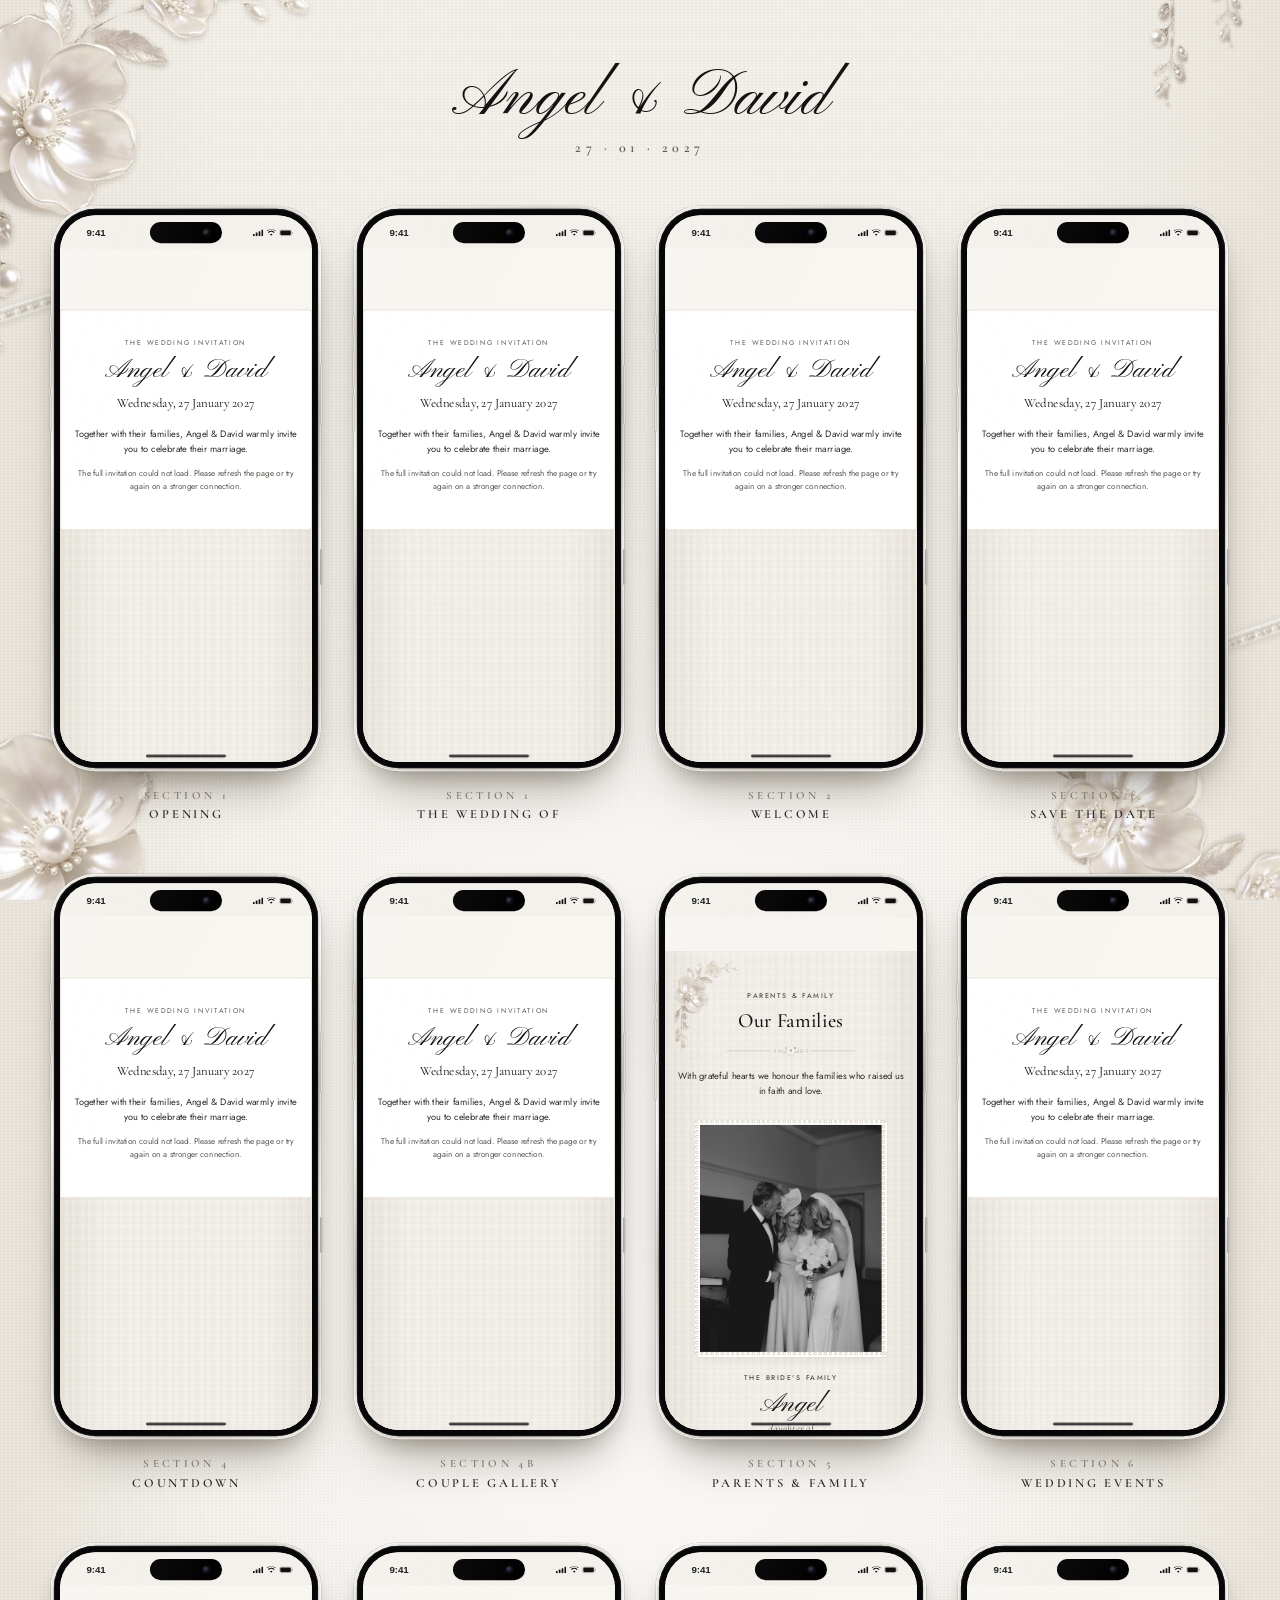
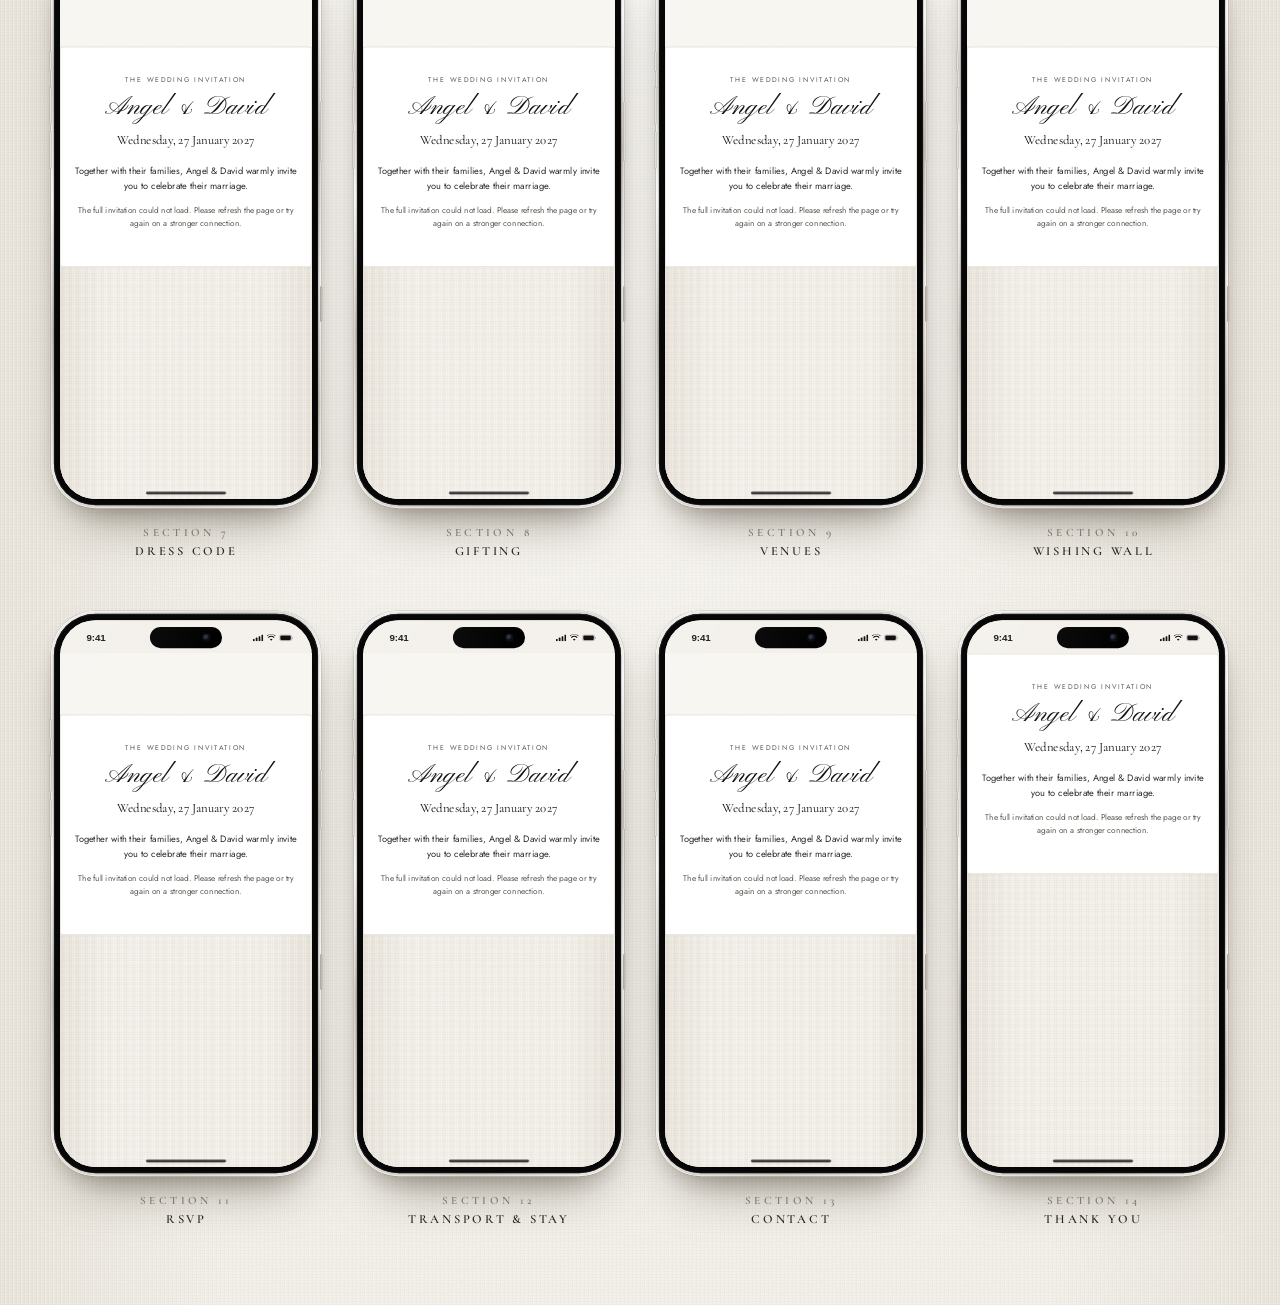
<file: site/showcase.html>
<!doctype html>
<html lang="en">
<head>
  <meta charset="utf-8">
  <script>
    // On a phone or tablet, open the invitation itself, full screen — not a
    // picture of a phone inside the phone. The guest's name in the link is kept.
    (function () {
      var mq = window.matchMedia && window.matchMedia('(max-width: 760px), (pointer: coarse) and (max-width: 1180px)');
      if (!mq || !mq.matches) return;
      var q = new URLSearchParams(location.search);
      q.delete('section'); q.delete('live');
      var s = q.toString();
      location.replace('index.html' + (s ? '?' + s : '') + location.hash);
    })();
  </script>
  <meta name="viewport" content="width=device-width, initial-scale=1, viewport-fit=cover">
  <title>Angel &amp; David · Every Section on iPhone</title>
  <meta name="description" content="Every section of Angel and David's wedding invitation, each shown live inside an iPhone 17 Pro Max.">
  <meta name="theme-color" content="#F4F1EB">
  <meta name="color-scheme" content="light">
  <link rel="icon" href="assets/favicon.svg" type="image/svg+xml">
  <link rel="preconnect" href="https://fonts.googleapis.com">
  <link rel="preconnect" href="https://fonts.gstatic.com" crossorigin>
  <link rel="stylesheet" href="https://fonts.googleapis.com/css2?family=Cormorant+Garamond:wght@500;600&family=Pinyon+Script&display=swap">
  <link rel="stylesheet" href="css/iphone.css?v=20261020z">
  <style>
    /* =====================================================================
       Every section of the invitation, each live inside its own iPhone 17
       Pro Max (index.html?still opens straight on that section, at rest).
       The page background is the invitation's own paper and pearl flowers.
       ===================================================================== */
    .board {
      position: relative;
      z-index: 1;
      max-width: 1560px;
      margin: 0 auto;
      padding: clamp(2.5rem, 5vw, 4.5rem) clamp(1.25rem, 4vw, 3.5rem) clamp(3rem, 6vw, 5rem);
    }
    .board__head { margin: 0 0 clamp(2rem, 4vw, 3.25rem); text-align: center; }
    .board__names { margin: 0; font: 400 clamp(2.6rem, 2rem + 2.5vw, 4rem)/1.1 "Pinyon Script", cursive; color: #121212; }
    .board__date { margin: .4rem 0 0; font: 600 .875rem/1 "Cormorant Garamond", serif; letter-spacing: .32em; text-transform: uppercase; color: #5c5852; }
    .phones {
      list-style: none;
      margin: 0;
      padding: 0;
      display: grid;
      grid-template-columns: repeat(auto-fill, minmax(min(100%, 230px), 1fr));
      gap: clamp(2.25rem, 4vw, 3.5rem) clamp(1.25rem, 2.5vw, 2.5rem);
    }
    .phone { display: flex; flex-direction: column; align-items: center; }
    .phone .device-wrap { width: 100%; aspect-ratio: 472 / 988; }
    .phone__cap { margin: 1rem 0 0; text-align: center; font: 600 .78rem/1.35 "Cormorant Garamond", serif; letter-spacing: .22em; text-transform: uppercase; color: #2b2a28; }
    .phone__cap span { display: block; margin-bottom: .2rem; font-size: .7rem; letter-spacing: .3em; color: #8a8378; }
    @media print { .decor { position: absolute; } }
  </style>
</head>
<body>
  <div class="decor" aria-hidden="true">
    <img class="dc--tl" src="assets/images/pearl-spray.webp?v=20261020y" alt="">
    <img class="dc--tr" src="assets/images/pearl-drops.webp?v=20261020y" alt="">
    <img class="dc--tr2" src="assets/images/pearl-drops.webp?v=20261020y" alt="">
    <img class="dc--bl" src="assets/images/pearl-bloom.webp?v=20261020y" alt="">
    <img class="dc--bl-sprig" src="assets/images/pearl-sprig.webp?v=20261020y" alt="">
    <img class="dc--br" src="assets/images/pearl-spray.webp?v=20261020y" alt="">
    <img class="dc--br-bud" src="assets/images/pearl-bud.webp?v=20261020y" alt="">
    <span class="pearl-line p1"></span>
    <span class="pearl-line p2"></span>
  </div>

  <main class="board">
    <header class="board__head">
      <h1 class="board__names">Angel &amp; David</h1>
      <p class="board__date">27 · 01 · 2027</p>
    </header>
    <ol class="phones" id="phones"></ol>
  </main>

  <script>
    (function () {
      // [section number, name, what the phone opens on]
      var SECTIONS = [
        ['1', 'Opening', 'index.html'],
        ['1', 'The Wedding of', 'index.html?still'],
        ['2', 'Welcome', 'index.html?still#welcome'],
        ['3', 'Save the Date', 'index.html?still#save-the-date'],
        ['4', 'Countdown', 'index.html?still#countdown'],
        ['4b', 'Couple Gallery', 'index.html?still#gallery'],
        ['5', 'Parents & Family', 'index.html?still#family'],
        ['6', 'Wedding Events', 'index.html?still#events'],
        ['7', 'Dress Code', 'index.html?still#dress-code'],
        ['8', 'Gifting', 'index.html?still#gifting'],
        ['9', 'Venues', 'index.html?still#venues'],
        ['10', 'Wishing Wall', 'index.html?still#wishes'],
        ['11', 'RSVP', 'index.html?still#rsvp'],
        ['12', 'Transport & Stay', 'index.html?still#travel'],
        ['13', 'Contact', 'index.html?still#contact'],
        ['14', 'Thank You', 'index.html?still&end']
      ];
      var STATUS = '<div class="statusbar" aria-hidden="true"><span>9:41</span><span class="statusbar__icons">' +
        '<svg viewBox="0 0 18 12"><rect x="0" y="8" width="3" height="4" rx="1" fill="#111"/><rect x="5" y="5.5" width="3" height="6.5" rx="1" fill="#111"/><rect x="10" y="3" width="3" height="9" rx="1" fill="#111"/><rect x="15" y="0" width="3" height="12" rx="1" fill="#111"/></svg>' +
        '<svg viewBox="0 0 16 12"><path d="M8 11.2l2.3-2.6a3.3 3.3 0 0 0-4.6 0z" fill="#111"/><path d="M3.6 6.3a6.2 6.2 0 0 1 8.8 0l1.4-1.6a8.3 8.3 0 0 0-11.6 0z" fill="#111"/><path d="M.6 3a10.6 10.6 0 0 1 14.8 0L16 2.3l-.1-.1a11.7 11.7 0 0 0-15.8 0L0 2.3z" fill="#111"/></svg>' +
        '<svg viewBox="0 0 27 13"><rect x=".5" y=".5" width="23" height="12" rx="3.6" fill="none" stroke="#111" stroke-opacity=".4"/><rect x="2" y="2" width="20" height="9" rx="2.2" fill="#111"/><path d="M25 4.5v4c.8-.3 1.4-1.1 1.4-2s-.6-1.7-1.4-2z" fill="#111" fill-opacity=".4"/></svg>' +
        '</span></div>';

      function esc(t) { return String(t).replace(/&/g, '&amp;').replace(/</g, '&lt;'); }
      // A one-off marker in the address makes every visit fetch index.html
      // afresh, even from a host that sends no caching rules.
      var stamp = Date.now();
      function live(url) {
        return url.replace(/(#.*)?$/, function (hash) { return (url.indexOf('?') > -1 ? '&' : '?') + 'live=' + stamp + hash; });
      }

      document.getElementById('phones').innerHTML = SECTIONS.map(function (s, i) {
        return '<li class="phone">' +
          '<div class="device-wrap"><div class="device">' +
            '<span class="btn-side btn-side--action"></span><span class="btn-side btn-side--vol-up"></span><span class="btn-side btn-side--vol-dn"></span>' +
            '<span class="btn-side btn-side--power"></span><span class="btn-side btn-side--camera"></span>' +
            '<div class="device__bezel"><div class="device__screen">' + STATUS +
              '<span class="island" aria-hidden="true"></span>' +
              '<iframe class="screen-frame" src="' + live(s[2]) + '" title="' + esc(s[1]) + ' — Angel and David\'s wedding invitation"' + (i > 5 ? ' loading="lazy"' : '') + '></iframe>' +
              '<span class="home-indicator" aria-hidden="true"></span><span class="glare" aria-hidden="true"></span>' +
            '</div></div>' +
          '</div></div>' +
          '<p class="phone__cap"><span>Section ' + s[0] + '</span>' + esc(s[1]) + '</p>' +
        '</li>';
      }).join('');

      // Each phone keeps its real 440 × 956 screen and is scaled to its column.
      var wraps = Array.prototype.slice.call(document.querySelectorAll('.phone .device-wrap'));
      function fit() {
        wraps.forEach(function (w) { w.firstChild.style.setProperty('--s', (w.clientWidth / 472).toFixed(4)); });
      }
      window.addEventListener('resize', fit);
      fit();

      // Every phone shows the live invitation from this same deployment, so
      // pushed changes appear here once Vercel has deployed them. Coming back
      // with the Back button reloads the phones instead of showing old copies.
      window.addEventListener('pageshow', function (e) {
        if (!e.persisted) return;
        Array.prototype.forEach.call(document.querySelectorAll('.screen-frame'), function (f) {
          try { f.contentWindow.location.reload(); } catch (err) { f.src = f.getAttribute('src'); }
        });
      });
    })();
  </script>
</body>
</html>
</file>
<file: site/css/base.css>
/* =============================================================================
   BASE — tokens, reset, typography, layout
   Palette and type are defined in THEME.md.
   ========================================================================== */

:root {
  /* Core palette */
  --pearl: #F8F6F1;
  --white: #FFFFFF;
  --ivory: #F3EEE3;
  --ivory-deep: #EAE3D4;
  --ink: #121212;
  --charcoal: #2B2A28;
  --muted: #5C5852;
  --hairline: #D9D3C7;
  --field-border: #8F877A;

  /* Pearl and satin shading (decoration only) */
  --pearl-hi: #FFFFFF;
  --pearl-mid: #EEE9E1;
  --pearl-lo: #D3CBBD;
  --pearl-blush: #F2E9E6;
  --satin-fold: #E2DDD3;
  --satin-deep: #C9C2B4;

  /* Floral greens (florals only) */
  --olive: #6B7445;
  --olive-deep: #4E5632;
  --olive-soft: #A3AA7E;

  /* Feedback */
  --error: #8A2B2B;
  --focus: #121212;

  /* Type */
  --font-display: "Cormorant Garamond", "Cormorant", Garamond, "Times New Roman", serif;
  --font-script: "Pinyon Script", "Snell Roundhand", "Apple Chancery", cursive;
  --font-body: "Jost", "Helvetica Neue", Arial, sans-serif;

  /* Motion */
  --ease-settle: cubic-bezier(.22, .61, .36, 1);
  --ease-cloth: cubic-bezier(.65, 0, .35, 1);

  /* Surfaces */
  --radius-card: 4px;
  --shadow-card: 0 1px 2px rgba(18, 18, 18, .06), 0 14px 34px -14px rgba(18, 18, 18, .16);
  --shadow-soft: 0 1px 2px rgba(18, 18, 18, .05), 0 8px 22px -12px rgba(18, 18, 18, .14);

  /* Layout */
  --gutter: clamp(1rem, 4.5vw, 2rem);
  --header-h: 60px;
  --max: 72rem;

  /* Fine linen weave */
  --linen:
    repeating-linear-gradient(0deg, rgba(120, 108, 90, .035) 0 1px, rgba(255, 255, 255, 0) 1px 3px),
    repeating-linear-gradient(90deg, rgba(120, 108, 90, .03) 0 1px, rgba(255, 255, 255, .25) 1px 2px, rgba(255, 255, 255, 0) 2px 4px);

  /* Paper fibre texture (very faint) */
  --paper-noise: url("data:image/svg+xml,%3Csvg xmlns='http://www.w3.org/2000/svg' width='180' height='180'%3E%3Cfilter id='n'%3E%3CfeTurbulence type='fractalNoise' baseFrequency='.85' numOctaves='2' stitchTiles='stitch'/%3E%3CfeColorMatrix values='0 0 0 0 .36 0 0 0 0 .33 0 0 0 0 .28 0 0 0 .045 0'/%3E%3C/filter%3E%3Crect width='100%25' height='100%25' filter='url(%23n)'/%3E%3C/svg%3E");

  /* Lace scallop edge */
  --lace: url("data:image/svg+xml,%3Csvg xmlns='http://www.w3.org/2000/svg' width='26' height='13' viewBox='0 0 26 13'%3E%3Cpath d='M0 0h26v1.5c0 6.1-5.8 11-13 11S0 7.6 0 1.5z' fill='%23fff' stroke='%23d9d3c7' stroke-width='.7'/%3E%3Ccircle cx='13' cy='5.4' r='1.9' fill='none' stroke='%23cfc7b9' stroke-width='.7'/%3E%3Ccircle cx='5.6' cy='3.4' r='.8' fill='%23d9d3c7'/%3E%3Ccircle cx='20.4' cy='3.4' r='.8' fill='%23d9d3c7'/%3E%3Ccircle cx='13' cy='10' r='.6' fill='%23d9d3c7'/%3E%3C/svg%3E");

  color-scheme: light;
}

/* ---------- Reset ---------- */
*, *::before, *::after { box-sizing: border-box; }

html {
  -webkit-text-size-adjust: 100%;
  text-size-adjust: 100%;
  background: var(--pearl);
  overflow-x: clip;
}
html.motion-ok { scroll-behavior: smooth; }
html.is-locked, html.splash-active { overflow: hidden; }

body {
  margin: 0;
  min-height: 100vh;
  font-family: var(--font-body);
  font-size: clamp(1rem, .97rem + .15vw, 1.0625rem);
  line-height: 1.65;
  color: var(--charcoal);
  background: var(--pearl) var(--paper-noise);
  overflow-x: clip;
  -webkit-font-smoothing: antialiased;
  -moz-osx-font-smoothing: grayscale;
  text-rendering: optimizeLegibility;
}

img, svg, video { display: block; max-width: 100%; }
img { height: auto; }
button, input, textarea, select { font: inherit; color: inherit; letter-spacing: inherit; }
button { cursor: pointer; }
p { margin: 0 0 1em; }
a { color: inherit; text-underline-offset: .2em; text-decoration-thickness: 1px; }
ul, ol { padding: 0; margin: 0; }
fieldset { border: 0; margin: 0; padding: 0; min-width: 0; }
legend { padding: 0; }
[hidden] { display: none !important; }

h1, h2, h3, h4 {
  font-family: var(--font-display);
  font-weight: 500;
  color: var(--ink);
  line-height: 1.15;
  margin: 0;
  letter-spacing: .005em;
  text-wrap: balance;
}

:focus-visible {
  outline: 2px solid var(--focus);
  outline-offset: 3px;
  border-radius: 3px;
}

::selection { background: #e8e2d6; color: var(--ink); }

/* ---------- Utilities ---------- */
.sr-only {
  position: absolute !important;
  width: 1px; height: 1px;
  padding: 0; margin: -1px;
  overflow: hidden;
  clip: rect(0 0 0 0);
  white-space: nowrap;
  border: 0;
}

.skip-link {
  position: fixed;
  left: 1rem; top: -4rem;
  z-index: 1000;
  background: var(--ink);
  color: #fff;
  padding: .75rem 1rem;
  border-radius: 999px;
  text-decoration: none;
  font-size: .875rem;
}
.skip-link:focus { top: calc(1rem + env(safe-area-inset-top)); }
.splash-active .skip-link { display: none; }

.svg-defs { position: absolute; width: 0; height: 0; overflow: hidden; }

.container {
  width: min(100% - 2 * var(--gutter), var(--max));
  margin-inline: auto;
}
.container--narrow { width: min(100% - 2 * var(--gutter), 44rem); }
.container--text { width: min(100% - 2 * var(--gutter), 38rem); }

/* ---------- Sections ---------- */
.section {
  position: relative;
  padding-block: clamp(4.5rem, 9vw, 7.5rem);
  scroll-margin-top: calc(var(--header-h) - 1px);
  overflow-x: clip;
}
.section--white { background: var(--white) var(--paper-noise); }
.section--ivory { background: var(--ivory) var(--paper-noise); }

.section-head {
  text-align: center;
  max-width: 40rem;
  margin: 0 auto clamp(2.25rem, 5vw, 3.5rem);
}
.eyebrow {
  font: 500 .75rem/1.4 var(--font-body);
  letter-spacing: .24em;
  text-transform: uppercase;
  color: var(--muted);
  margin: 0 0 .85rem;
}
.section-title {
  font-size: clamp(2.1rem, 1.55rem + 2.4vw, 3.1rem);
  font-weight: 500;
}
.section-intro {
  margin: 1.1rem auto 0;
  max-width: 34rem;
  color: var(--charcoal);
}
.section-head .ornament-divider { margin: 1.1rem auto 0; }

.script {
  font-family: var(--font-script);
  font-weight: 400;
  letter-spacing: 0;
  line-height: 1.1;
}
.serif-italic {
  font-family: var(--font-display);
  font-style: italic;
  font-weight: 500;
}
.numerals { font-variant-numeric: lining-nums tabular-nums; }

/* ---------- Scroll reveal (only when motion is allowed and JS is running) ---------- */
.motion-ok .reveal {
  opacity: 0;
  transform: translateY(16px);
  transition: opacity .7s var(--ease-settle), transform .7s var(--ease-settle);
}
.motion-ok .reveal.is-in { opacity: 1; transform: none; }
.motion-ok .reveal[data-delay="1"] { transition-delay: .08s; }
.motion-ok .reveal[data-delay="2"] { transition-delay: .16s; }
.motion-ok .reveal[data-delay="3"] { transition-delay: .24s; }

/* ---------- Fallback (scripts failed) ---------- */
.fallback {
  max-width: 30rem;
  margin: 12vh auto;
  padding: 3rem 1.5rem;
  text-align: center;
  background: #fff;
  border: 1px solid var(--hairline);
  border-radius: var(--radius-card);
}
.app-failed .fallback { display: block; }
.app-failed .splash, .app-failed .site-header, .app-failed main { display: none !important; }
.fallback__kicker { font-size: .75rem; letter-spacing: .24em; text-transform: uppercase; color: var(--muted); }
.fallback__names { font-family: var(--font-script); font-size: 3rem; color: var(--ink); line-height: 1.1; margin: .25em 0; }
.fallback__date { font-family: var(--font-display); font-size: 1.4rem; color: var(--ink); }
.fallback__small { font-size: .9rem; color: var(--muted); }

@media (prefers-reduced-motion: reduce) {
  *, *::before, *::after {
    animation-duration: .01ms !important;
    animation-iteration-count: 1 !important;
    transition-duration: .01ms !important;
    scroll-behavior: auto !important;
  }
}
</file>
<file: site/css/components.css>
/* =============================================================================
   COMPONENTS — buttons, paper, placeholders, pearls, header, dialogs, forms
   ========================================================================== */

/* ---------- Buttons ---------- */
.btn {
  display: inline-flex;
  align-items: center;
  justify-content: center;
  gap: .6em;
  min-height: 48px;
  padding: .7rem 1.5rem;
  border-radius: 999px;
  border: 1px solid transparent;
  font: 500 .8125rem/1.2 var(--font-body);
  letter-spacing: .14em;
  text-transform: uppercase;
  text-decoration: none;
  text-align: center;
  cursor: pointer;
  transition: background-color .2s, color .2s, border-color .2s, box-shadow .2s, transform .2s;
  -webkit-tap-highlight-color: transparent;
  touch-action: manipulation;
}
.btn svg { width: 1.15rem; height: 1.15rem; flex: none; }
.btn--primary { background: var(--ink); color: #fff; box-shadow: 0 6px 16px -10px rgba(18, 18, 18, .6); }

/* Black buttons: a glassy white shine on hover — a glossy light across the
   top, a fine bright rim, and a soft band of white light that sweeps across
   (as in the couple's reference button). Used by every black button. */
.btn--primary, .ev-arrow--next, .tv-btn--main { position: relative; overflow: hidden; isolation: isolate; }
.btn--primary::before, .ev-arrow--next::before, .tv-btn--main::before {
  content: "";
  position: absolute;
  inset: 0;
  z-index: -1;
  border-radius: inherit;
  background: linear-gradient(180deg, rgba(255, 255, 255, .36) 0%, rgba(255, 255, 255, .14) 45%, rgba(255, 255, 255, 0) 53%, rgba(255, 255, 255, .07) 100%);
  opacity: 0;
  transition: opacity .35s ease;
  pointer-events: none;
}
.btn--primary:not(.is-busy)::after, .ev-arrow--next::after, .tv-btn--main::after {
  content: "";
  position: absolute;
  top: -20%; bottom: -20%; left: 0;
  width: 55%;
  z-index: -1;
  background: linear-gradient(100deg, rgba(255, 255, 255, 0), rgba(255, 255, 255, .55) 50%, rgba(255, 255, 255, 0));
  transform: translateX(-170%) skewX(-18deg);
  pointer-events: none;
}
.btn--primary:not(:disabled):not([aria-disabled="true"]):hover, .btn--primary:focus-visible,
.ev-arrow--next:hover, .ev-arrow--next:focus-visible,
.tv-btn--main:hover, .tv-btn--main:focus-visible {
  background-color: var(--ink);
  box-shadow: inset 0 1px 0 rgba(255, 255, 255, .5), inset 0 0 0 1px rgba(255, 255, 255, .16), 0 10px 24px -12px rgba(18, 18, 18, .75);
}
.btn--primary:not(:disabled):not([aria-disabled="true"]):hover::before, .btn--primary:focus-visible::before,
.ev-arrow--next:hover::before, .ev-arrow--next:focus-visible::before,
.tv-btn--main:hover::before, .tv-btn--main:focus-visible::before { opacity: 1; }
.motion-ok .btn--primary:not(:disabled):not([aria-disabled="true"]):not(.is-busy):hover::after,
.motion-ok .ev-arrow--next:hover::after,
.motion-ok .tv-btn--main:hover::after { animation: btn-shine 1.25s cubic-bezier(.35, .1, .25, 1) both; }
@keyframes btn-shine { to { transform: translateX(270%) skewX(-18deg); } }
.btn--secondary { background: #fff; color: var(--ink); border-color: var(--charcoal); }
.btn--secondary:hover { background: var(--ivory); }
.btn--ghost { background: transparent; color: var(--ink); border-color: transparent; }
.btn--ghost:hover { background: rgba(18, 18, 18, .05); }
.btn:active { transform: translateY(1px); }
.btn--sm { min-height: 44px; padding: .5rem 1rem; font-size: .75rem; }
.btn--block { width: 100%; }
/* Placeholder actions read like the "To be provided" chips */
.btn[aria-disabled="true"], .btn:disabled {
  background: rgba(255, 255, 255, .6);
  color: var(--muted);
  border: 1px dashed #b9b1a3;
  box-shadow: none;
  cursor: not-allowed;
  transform: none;
  font-family: var(--font-display);
  font-style: italic;
  font-size: 1.05rem;
  letter-spacing: .01em;
  text-transform: none;
  padding-inline: 1rem;
}
.btn.is-busy:disabled { font: 500 .8125rem/1.2 var(--font-body); background: var(--ink); border-color: var(--ink); }
.btn.is-busy { position: relative; color: transparent !important; pointer-events: none; }
.btn.is-busy::after {
  content: "";
  position: absolute;
  inset: 0;
  margin: auto;
  width: 1.1rem; height: 1.1rem;
  border-radius: 50%;
  border: 2px solid rgba(255, 255, 255, .35);
  border-top-color: #fff;
  animation: spin .8s linear infinite;
}
@keyframes spin { to { transform: rotate(360deg); } }

.btn-row { display: flex; flex-wrap: wrap; gap: .75rem; justify-content: center; }
.btn-row--start { justify-content: flex-start; }

.link-btn {
  background: none; border: 0; padding: .5rem 0;
  text-decoration: underline; text-underline-offset: .25em;
  color: var(--ink); font-size: .95rem; min-height: 44px;
}

/* ---------- A hand that taps (shows guests where to touch) ---------- */
.tap-hand { position: absolute; z-index: 6; width: 40px; height: 40px; pointer-events: none; transform: rotate(var(--rot, -18deg)); transform-origin: 40% 10%; }
.tap-hand svg { width: 100%; height: 100%; overflow: visible; fill: #fff; stroke: #121212; stroke-width: 1.1; stroke-linejoin: round; stroke-linecap: round; filter: drop-shadow(0 4px 5px rgba(30, 25, 20, .3)); }
/* the ripple where the finger touches */
.tap-hand::before { content: ""; position: absolute; left: 30%; top: -10%; width: 40%; height: 40%; border-radius: 50%; border: 2px solid rgba(18, 18, 18, .55); opacity: 0; }
.motion-ok .tap-hand { animation: tap-hand 1.8s ease-in-out var(--tap-delay, 0s) infinite; }
.motion-ok .tap-hand::before { animation: tap-ripple 1.8s ease-out var(--tap-delay, 0s) infinite; }
@keyframes tap-hand {
  0%, 100% { transform: rotate(var(--rot, -18deg)) translate(6px, 8px) scale(1); }
  38%      { transform: rotate(var(--rot, -18deg)) translate(0, 0) scale(1); }
  48%      { transform: rotate(var(--rot, -18deg)) translate(0, 0) scale(.88); }
  60%      { transform: rotate(var(--rot, -18deg)) translate(0, 0) scale(1); }
}
@keyframes tap-ripple {
  0%, 44% { opacity: 0; transform: scale(.4); }
  52%     { opacity: 1; transform: scale(.8); }
  80%     { opacity: 0; transform: scale(2); }
  100%    { opacity: 0; }
}

/* ---------- Paper card ---------- */
.paper {
  position: relative;
  background: var(--white) var(--paper-noise);
  border-radius: var(--radius-card);
  box-shadow: var(--shadow-card);
}
/* Classic card: a fine inner frame with a small pearl at each corner */
.classic::before { content: ""; position: absolute; inset: 9px; border: 1px solid rgba(18, 18, 18, .16); border-radius: 3px; pointer-events: none; }
.classic::after {
  content: "";
  position: absolute;
  inset: 4px;
  pointer-events: none;
  background:
    radial-gradient(circle at 40% 35%, #fff 0 1.3px, #ece6db 2.6px, #c4baa9 4px, transparent 4.5px) left top / 10px 10px no-repeat,
    radial-gradient(circle at 40% 35%, #fff 0 1.3px, #ece6db 2.6px, #c4baa9 4px, transparent 4.5px) right top / 10px 10px no-repeat,
    radial-gradient(circle at 40% 35%, #fff 0 1.3px, #ece6db 2.6px, #c4baa9 4px, transparent 4.5px) left bottom / 10px 10px no-repeat,
    radial-gradient(circle at 40% 35%, #fff 0 1.3px, #ece6db 2.6px, #c4baa9 4px, transparent 4.5px) right bottom / 10px 10px no-repeat;
}
/* Blind-embossed inner border */
.paper--embossed::before {
  content: "";
  position: absolute;
  inset: 10px;
  border-radius: 2px;
  border: 1px solid rgba(214, 207, 194, .9);
  box-shadow:
    inset 0 1px 0 rgba(255, 255, 255, .95),
    0 1px 0 rgba(255, 255, 255, .9),
    inset 0 -1px 0 rgba(196, 187, 170, .25);
  pointer-events: none;
}
/* Lace scallops hanging from the bottom edge */
.lace-edge::after {
  content: "";
  position: absolute;
  left: 14px; right: 14px; bottom: -12px;
  height: 13px;
  background: var(--lace) repeat-x center top / 26px 13px;
  filter: drop-shadow(0 1px 1px rgba(60, 50, 35, .08));
  pointer-events: none;
}

/* ---------- "To be provided" placeholder ---------- */
.tbp {
  display: inline-flex;
  align-items: center;
  gap: .4em;
  padding: .12em .75em .16em;
  border: 1px dashed #bcb4a5;
  border-radius: 999px;
  background: rgba(255, 255, 255, .85);
  font-family: var(--font-display);
  font-style: italic;
  font-weight: 500;
  font-size: 1.02em;
  line-height: 1.35;
  color: var(--muted);
  white-space: nowrap;
}
.tbp::before {
  content: "";
  width: .42em; height: .42em;
  border-radius: 50%;
  background: radial-gradient(circle at 35% 30%, #fff 0 20%, #e7e1d6 55%, #c8bfaf 100%);
  box-shadow: 0 0 0 .5px #cfc7b9;
  flex: none;
}

h2 .tbp, h3 .tbp, h4 .tbp { font-size: 1.05rem; vertical-align: middle; }

/* Framed media placeholder (photos) */
.ph-media {
  position: relative;
  display: grid;
  place-items: center;
  text-align: center;
  aspect-ratio: var(--ratio, 4 / 5);
  padding: 1.5rem;
  background:
    linear-gradient(135deg, rgba(255, 255, 255, .7), rgba(243, 238, 227, .7)),
    var(--ivory) var(--paper-noise);
  border-radius: 2px;
  color: var(--muted);
  overflow: hidden;
}
.ph-media::before {
  content: "";
  position: absolute;
  inset: 10px;
  border: 1px solid rgba(201, 193, 178, .9);
  border-radius: 1px;
  pointer-events: none;
}
.ph-media__icon { display: block; width: 44px; height: 44px; margin: 0 auto .6rem; color: #a59d8f; }
.ph-media__icon svg { width: 100%; height: 100%; }
.ph-media__label { display: block; font-size: .8125rem; letter-spacing: .14em; text-transform: uppercase; margin-bottom: .45rem; }
.media-frame { position: relative; border-radius: 2px; overflow: hidden; background: var(--ivory); }
.media-frame img { width: 100%; height: 100%; object-fit: cover; }

/* Pearl-dot frame around photos */
.pearl-frame {
  position: relative;
  padding: 9px;
  background:
    radial-gradient(circle at 40% 35%, #fff 0 .9px, #ece6db 1.8px, #cfc6b6 2.9px, transparent 3.2px) top left / 9px 9px repeat-x,
    radial-gradient(circle at 40% 35%, #fff 0 .9px, #ece6db 1.8px, #cfc6b6 2.9px, transparent 3.2px) bottom left / 9px 9px repeat-x,
    radial-gradient(circle at 40% 35%, #fff 0 .9px, #ece6db 1.8px, #cfc6b6 2.9px, transparent 3.2px) top left / 9px 9px repeat-y,
    radial-gradient(circle at 40% 35%, #fff 0 .9px, #ece6db 1.8px, #cfc6b6 2.9px, transparent 3.2px) top right / 9px 9px repeat-y,
    #fff;
  border-radius: 3px;
  box-shadow: var(--shadow-soft);
}

/* ---------- Proposal label ---------- */
.proposal {
  display: flex;
  align-items: flex-start;
  gap: .75rem;
  max-width: 40rem;
  margin: 0 auto 2rem;
  padding: .9rem 1.1rem;
  background: rgba(255, 255, 255, .8);
  border: 1px solid var(--hairline);
  border-left: 3px solid var(--olive);
  border-radius: 4px;
  font-size: .95rem;
  text-align: left;
}
.proposal svg { width: 22px; height: 22px; flex: none; color: var(--olive); margin-top: .1rem; }
.proposal strong { color: var(--ink); font-weight: 500; }
.proposal-tag {
  display: inline-block;
  padding: .1rem .55rem;
  border: 1px solid var(--olive);
  border-radius: 999px;
  font: 500 .6875rem/1.5 var(--font-body);
  letter-spacing: .14em;
  text-transform: uppercase;
  color: var(--olive-deep);
  vertical-align: middle;
}

/* ---------- Pearls (CSS) ---------- */
.pearl {
  display: inline-block;
  width: var(--s, 12px);
  aspect-ratio: 1;
  border-radius: 50%;
  background: radial-gradient(circle at 34% 30%, #fff 0 10%, #faf8f4 22%, #ece6dc 52%, #d6cdbf 78%, #c3b8a6 100%);
  box-shadow:
    0 1px 2px rgba(60, 50, 35, .2),
    inset -1px -2px 3px rgba(150, 135, 110, .22),
    inset 1px 1px 2px rgba(255, 255, 255, .9);
  flex: none;
}

.ornament-divider { display: block; width: min(240px, 70%); height: auto; margin-inline: auto; }

/* ---------- Header ---------- */
.site-header {
  position: fixed;
  inset: 0 0 auto 0;
  z-index: 50;
  height: calc(var(--header-h) + env(safe-area-inset-top));
  padding-top: env(safe-area-inset-top);
  display: flex;
  align-items: center;
  transition: background-color .35s, box-shadow .35s, opacity .5s, transform .5s var(--ease-settle);
}
.site-header__inner {
  width: min(100% - 2 * var(--gutter), var(--max));
  margin-inline: auto;
  display: flex;
  align-items: center;
  justify-content: space-between;
  gap: 1rem;
}
.site-header.is-scrolled {
  background: rgba(248, 246, 241, .93);
  -webkit-backdrop-filter: saturate(1.1) blur(10px);
  backdrop-filter: saturate(1.1) blur(10px);
  box-shadow: 0 1px 0 var(--hairline);
}
.splash-active .site-header { opacity: 0; transform: translateY(-100%); pointer-events: none; }
.monogram {
  font-family: var(--font-script);
  font-size: 1.85rem;
  line-height: 1;
  color: var(--ink);
  text-decoration: none;
  padding: .35rem .25rem;
  min-height: 44px;
  display: inline-flex;
  align-items: center;
  white-space: nowrap;
}
.site-header__actions { display: flex; align-items: center; gap: .35rem; }
.menu-btn svg { width: 22px; height: 22px; }

/* ---------- Preview note ---------- */
.preview-note {
  position: relative;
  z-index: 2;
  margin: calc(var(--header-h) + env(safe-area-inset-top) + .5rem) auto 0;
  width: min(100% - 2 * var(--gutter), 40rem);
  padding: .65rem 1rem;
  display: flex;
  gap: .6rem;
  align-items: flex-start;
  font-size: .875rem;
  line-height: 1.5;
  background: rgba(255, 255, 255, .85);
  border: 1px dashed #bcb4a5;
  border-radius: 6px;
  color: var(--charcoal);
}
.preview-note svg { width: 18px; height: 18px; flex: none; margin-top: .1rem; color: var(--muted); }
.preview-note button { margin-left: auto; flex: none; min-height: 32px; min-width: 32px; background: none; border: 0; padding: 0; display: grid; place-items: center; }
.preview-note button svg { margin: 0; }

/* ---------- Dialogs (native <dialog> in the top layer) ---------- */
dialog.dlg {
  position: fixed;
  inset: 0;
  width: 100%;
  height: 100%;
  height: 100dvh;
  max-width: 100%;
  max-height: 100%;
  max-height: 100dvh;
  margin: 0;
  padding: 0;
  border: 0;
  background: transparent;
  color: var(--charcoal);
  overflow: hidden;
  z-index: 1000; /* used only by the non-showModal fallback */
}
dialog.dlg[open] { display: flex; align-items: stretch; justify-content: center; }
dialog.dlg::backdrop { background: rgba(43, 42, 40, .38); }
dialog.dlg.dlg--fallback { background: rgba(43, 42, 40, .38); }

.dlg__panel {
  position: relative;
  display: flex;
  flex-direction: column;
  width: 100%;
  height: 100%;
  background: var(--pearl) var(--paper-noise);
  opacity: 0;
  transform: translateY(14px);
  transition: opacity .26s var(--ease-settle), transform .3s var(--ease-settle);
}
dialog.dlg.is-open .dlg__panel { opacity: 1; transform: none; }

.dlg__head {
  position: relative;
  flex: none;
  display: flex;
  align-items: center;
  justify-content: space-between;
  gap: 1rem;
  padding: calc(.65rem + env(safe-area-inset-top)) max(var(--gutter), env(safe-area-inset-right)) .65rem max(var(--gutter), env(safe-area-inset-left));
  border-bottom: 1px solid var(--hairline);
  background: rgba(248, 246, 241, .97);
}
.dlg__title { font-size: 1.5rem; line-height: 1.2; }
.dlg__close {
  flex: none;
  display: inline-flex;
  align-items: center;
  gap: .4rem;
  min-height: 48px;
  min-width: 48px;
  padding: 0 1rem;
  border-radius: 999px;
  border: 1px solid var(--charcoal);
  background: #fff;
  color: var(--ink);
  font: 500 .75rem/1 var(--font-body);
  letter-spacing: .14em;
  text-transform: uppercase;
}
.dlg__close svg { width: 18px; height: 18px; }
.dlg__body {
  flex: 1 1 auto;
  min-height: 0;
  overflow-y: auto;
  overscroll-behavior: contain;
  -webkit-overflow-scrolling: touch;
  padding: 1.5rem var(--gutter) calc(2rem + env(safe-area-inset-bottom));
}

/* Medium dialogs become a centred card on larger screens */
@media (min-width: 768px) {
  dialog.dlg--md[open] { align-items: center; padding: 4vh 1.5rem; }
  .dlg--md .dlg__panel {
    height: auto;
    max-height: 92vh;
    width: min(860px, 100%);
    border-radius: 8px;
    box-shadow: 0 30px 80px -30px rgba(18, 18, 18, .45);
    overflow: hidden;
  }
}

/* Bottom sheet (calendar choices) */
dialog.dlg--sheet[open] { align-items: flex-end; }
.dlg--sheet .dlg__panel {
  height: auto;
  max-height: 90dvh;
  border-radius: 14px 14px 0 0;
  transform: translateY(24px);
  box-shadow: 0 -20px 50px -20px rgba(18, 18, 18, .35);
  overflow: hidden;
}
@media (min-width: 768px) {
  dialog.dlg--sheet[open] { align-items: center; }
  .dlg--sheet .dlg__panel { width: min(460px, 92vw); border-radius: 10px; }
}
.sheet-actions { display: grid; gap: .75rem; }
.sheet-note { font-size: .9rem; color: var(--muted); margin: 1rem 0 0; }
.sheet-summary { margin-bottom: 1.25rem; }
.sheet-summary strong { display: block; font-family: var(--font-display); font-size: 1.35rem; color: var(--ink); font-weight: 500; line-height: 1.25; }

/* ---------- Menu ---------- */
.menu-list { list-style: none; max-width: 30rem; margin: 0 auto; }
.menu-list li + li { border-top: 1px solid var(--hairline); }
.menu-list a {
  display: flex;
  align-items: center;
  gap: 1rem;
  min-height: 56px;
  padding: .5rem .25rem;
  text-decoration: none;
  font-family: var(--font-display);
  font-size: 1.45rem;
  color: var(--ink);
}
.menu-list a .pearl { --s: 10px; }
.menu-list a:hover { background: rgba(255, 255, 255, .6); }
.menu-foot { text-align: center; margin-top: 2rem; }
.menu-foot .script { font-size: 2.4rem; color: var(--ink); }

/* ---------- Forms ---------- */
.form { display: grid; gap: 1.35rem; }
.field { display: grid; gap: .45rem; }
.field__label {
  font: 500 .8125rem/1.35 var(--font-body);
  letter-spacing: .12em;
  text-transform: uppercase;
  color: var(--ink);
}
.field__label .opt { text-transform: none; letter-spacing: 0; font-weight: 400; color: var(--muted); font-size: .875rem; }
.field__hint { font-size: .875rem; color: var(--muted); margin: 0; }
.input, .textarea {
  width: 100%;
  min-height: 50px;
  padding: .75rem 1rem;
  border: 1px solid var(--field-border);
  border-radius: 6px;
  background: #fff;
  font-size: 1rem;
  line-height: 1.5;
  color: var(--ink);
  transition: border-color .2s, box-shadow .2s;
}
.textarea { min-height: 120px; resize: vertical; }
/* A drop-down that matches the text boxes (the grey placeholder turns ink once chosen) */
.select {
  -webkit-appearance: none;
  appearance: none;
  padding-right: 2.75rem;
  background-image: url("data:image/svg+xml,%3Csvg xmlns='http://www.w3.org/2000/svg' width='14' height='14' viewBox='0 0 24 24'%3E%3Cpath d='M6 9.5l6 6 6-6' fill='none' stroke='%23121212' stroke-width='1.6' stroke-linecap='round' stroke-linejoin='round'/%3E%3C/svg%3E");
  background-repeat: no-repeat;
  background-position: right 1rem center;
  background-size: 14px 14px;
  color: var(--muted);
  cursor: pointer;
}
.select.is-chosen { color: var(--ink); }
.select option { color: var(--ink); }
.input:focus, .textarea:focus { outline: none; border-color: var(--ink); box-shadow: 0 0 0 1px var(--ink), 0 0 0 4px rgba(18, 18, 18, .08); }
.field.is-invalid .input, .field.is-invalid .textarea { border-color: var(--error); box-shadow: 0 0 0 1px var(--error); }
.field__error {
  display: flex;
  gap: .45rem;
  align-items: flex-start;
  margin: 0;
  color: var(--error);
  font-size: .9rem;
  line-height: 1.4;
}
.field__error svg { width: 16px; height: 16px; flex: none; margin-top: .12rem; }
.field__counter { font-size: .8125rem; color: var(--muted); text-align: right; margin: 0; }
.hp-field { position: absolute !important; left: -9999px !important; width: 1px; height: 1px; overflow: hidden; }

/* Choice pills (radios) */
.choice-pills { display: grid; gap: .6rem; }
@media (min-width: 480px) { .choice-pills { grid-template-columns: 1fr 1fr; } }
.choice { position: relative; display: block; }
.choice input { position: absolute; opacity: 0; inset: 0; width: 100%; height: 100%; margin: 0; cursor: pointer; }
.choice span {
  display: flex;
  align-items: center;
  justify-content: center;
  gap: .5rem;
  min-height: 52px;
  padding: .6rem 1rem;
  border: 1px solid var(--field-border);
  border-radius: 999px;
  background: #fff;
  font-size: .95rem;
  text-align: center;
  transition: background .2s, color .2s, border-color .2s;
}
.choice input:checked + span { background: var(--ink); border-color: var(--ink); color: #fff; }
.choice input:focus-visible + span { outline: 2px solid var(--focus); outline-offset: 3px; }
.field.is-invalid .choice span { border-color: var(--error); }

/* Checkboxes */
.checks { display: grid; gap: .5rem; }
@media (min-width: 560px) { .checks { grid-template-columns: 1fr 1fr; } }
.check {
  display: flex;
  align-items: center;
  gap: .75rem;
  min-height: 50px;
  padding: .55rem .9rem;
  border: 1px solid var(--hairline);
  border-radius: 8px;
  background: #fff;
  cursor: pointer;
  font-size: .975rem;
}
.check input { width: 22px; height: 22px; margin: 0; accent-color: var(--ink); flex: none; cursor: pointer; }
.check:has(input:checked) { border-color: var(--charcoal); background: #fdfcfa; }

/* Stepper */
.stepper { display: inline-flex; align-items: stretch; border: 1px solid var(--field-border); border-radius: 999px; background: #fff; overflow: hidden; width: max-content; }
.stepper button { width: 52px; min-height: 50px; border: 0; background: transparent; font-size: 1.35rem; line-height: 1; color: var(--ink); }
.stepper button:hover { background: var(--ivory); }
.stepper button:focus-visible { outline-offset: -3px; }
.stepper input {
  width: 64px;
  border: 0;
  border-inline: 1px solid var(--hairline);
  text-align: center;
  font-family: var(--font-display);
  font-size: 1.5rem;
  font-weight: 600;
  font-variant-numeric: lining-nums;
  color: var(--ink);
  background: transparent;
  -moz-appearance: textfield;
  appearance: textfield;
}
.stepper input::-webkit-outer-spin-button, .stepper input::-webkit-inner-spin-button { -webkit-appearance: none; margin: 0; }
.stepper input:focus { outline: 2px solid var(--focus); outline-offset: -2px; }

/* Status panels */
.status {
  display: flex;
  gap: .8rem;
  align-items: flex-start;
  padding: 1rem 1.1rem;
  border-radius: 8px;
  border: 1px solid var(--hairline);
  background: #fff;
  font-size: .975rem;
  line-height: 1.55;
}
.status svg { width: 22px; height: 22px; flex: none; margin-top: .1rem; }
.status p { margin: 0; }
.status p + p { margin-top: .35rem; }
.status strong { font-weight: 500; color: var(--ink); }
.status--error { border-color: rgba(138, 43, 43, .45); background: #fdf8f7; }
.status--error svg { color: var(--error); }
.status--demo { border-style: dashed; border-color: #bcb4a5; background: rgba(255, 255, 255, .85); }
.status--success { border-color: var(--charcoal); }
.error-summary ul { margin: .4rem 0 0 1.1rem; list-style: disc; }
.error-summary a { color: var(--error); }

.mode-note {
  display: flex;
  gap: .55rem;
  align-items: flex-start;
  font-size: .875rem;
  color: var(--muted);
  margin: 0;
}
.mode-note svg { width: 16px; height: 16px; flex: none; margin-top: .2rem; }

/* Generic icon size helper */
.icon { width: 20px; height: 20px; flex: none; }
</file>
<file: site/css/sections.css>
/* =============================================================================
   SECTIONS — one block per section, in page order.
   Edit a block to change one section without affecting the others.
   ========================================================================== */

[tabindex="-1"]:focus { outline: none; }
.render-error { text-align: center; color: var(--muted); }
.amp { font-family: var(--font-display); font-style: italic; }

/* =============================================================================
   1. OPENING — wedding car + pearl net flowers
   Fixed overlay while it plays; afterwards it stays as the first screen of
   the page (.is-hero) and guests scroll down into the invitation.
   ========================================================================== */
.splash {
  --cw: min(46vw, 30vh, 300px);                     /* wedding-car width (seen from above) */
  --col: clamp(92px, 24vw, 230px);                  /* pearl-flower column width */
  position: fixed;
  inset: 0;
  z-index: 200;
  height: 100vh;
  height: 100svh;
  overflow: hidden;
  background: #efebe4;
  color: var(--charcoal);
  -webkit-tap-highlight-color: transparent;
  cursor: pointer;
}
.splash.is-hero { position: relative; inset: auto; z-index: 1; min-height: 560px; cursor: default; }
.hero-visible .site-header { opacity: 0; transform: translateY(-100%); pointer-events: none; }

/* Pearl-white linen paper with a soft light pool down the path */
.op-backdrop {
  position: absolute;
  inset: 0;
  background:
    radial-gradient(48% 60% at 50% 46%, rgba(255, 255, 255, .95) 0%, rgba(255, 255, 255, .55) 50%, rgba(255, 255, 255, 0) 85%),
    var(--linen),
    linear-gradient(90deg, #e9e4db 0%, #f2efe9 30%, #f6f4ef 50%, #f2efe9 70%, #e9e4db 100%);
}
.op-backdrop::after { content: ""; position: absolute; inset: 0; background: var(--paper-noise); opacity: .8; }

/* ---------- Text stage ---------- */
.op-stage {
  position: absolute;
  inset: 0;
  z-index: 1;
  display: flex;
  flex-direction: column;
  align-items: center;
  justify-content: center;
  padding: max(3rem, calc(env(safe-area-inset-top) + 2rem)) 0 max(5.5rem, calc(env(safe-area-inset-bottom) + 4.5rem));
  text-align: center;
}
.op-center { position: relative; display: grid; place-items: center; width: 100%; }
.op-center > .op-monogram, .op-center > .op-names { grid-area: 1 / 1; }

/* Monogram: the car drives over it and it is gone above the bumper (JS moves --f) */
.op-monogram {
  --f: -200px;
  -webkit-mask-image: linear-gradient(to bottom, transparent var(--f), #000 calc(var(--f) + 34px));
  mask-image: linear-gradient(to bottom, transparent var(--f), #000 calc(var(--f) + 34px));
  transition: opacity .35s;
}
.op-monogram.is-gone { opacity: 0; }
/* Only the logo before the car: a tall A and D, stretched upwards, with a small & */
.op-monogram__mark {
  display: flex;
  align-items: center;
  justify-content: center;
  margin: .4em 0;
  font-family: var(--font-script);
  font-size: clamp(5.6rem, 3.8rem + 8vw, 9.4rem);
  line-height: .9;
  color: var(--ink);
}
.op-monogram__a, .op-monogram__d { display: inline-block; transform-origin: 50% 55%; }
.op-monogram__a { transform: translateY(-.1em) scale(.84, 1.72); }
.op-monogram__d { transform: translateY(.14em) scale(.84, 1.72); }
.op-monogram__amp { margin: .55em .02em 0; font-family: var(--font-display); font-style: italic; font-size: .26em; color: var(--muted); }

/* Names: appear behind the car (JS moves the --r edge) and travel with it a
   little before easing to a stop in their place (JS moves the block) */
.op-names {
  --r: -200px;
  will-change: transform;
  -webkit-mask-image: linear-gradient(to bottom, #000 calc(var(--r) - 44px), transparent var(--r));
  mask-image: linear-gradient(to bottom, #000 calc(var(--r) - 44px), transparent var(--r));
}
.op-names.is-revealed { -webkit-mask-image: none; mask-image: none; transform: none !important; transition: transform .6s cubic-bezier(.2, .7, .3, 1); }
/* The guest is greeted first, in the same script as the names */
.op-dear { margin: 0 0 clamp(.6rem, 2vh, 1.1rem); font-family: var(--font-script); font-size: clamp(2rem, 1.5rem + 2.2vw, 2.9rem); line-height: 1.1; color: var(--ink); overflow-wrap: anywhere; }
.op-kicker {
  margin: 0 -.36em clamp(1rem, 3vh, 1.9rem) 0;
  font: 500 .72rem/1 var(--font-body);
  letter-spacing: .36em;
  text-transform: uppercase;
  color: var(--muted);
}
.op-name { margin: 0; font-family: var(--font-script); font-size: clamp(3.5rem, 2.4rem + 4.8vw, 5.8rem); line-height: 1.04; color: var(--ink); }
.op-amp { margin: .1rem 0 -.1rem; font-family: var(--font-script); font-size: clamp(2.4rem, 1.9rem + 2.2vw, 3.5rem); line-height: 1; color: var(--muted); }
.op-std { margin: clamp(1.4rem, 4vh, 2.4rem) -.38em .6rem 0; font: 500 .6875rem/1 var(--font-body); letter-spacing: .38em; text-transform: uppercase; color: var(--muted); }
.op-date {
  margin: 0 -.32em 0 0;
  font-family: var(--font-display);
  font-weight: 600;
  font-size: clamp(1.15rem, 1rem + .5vw, 1.45rem);
  letter-spacing: .32em;
  font-variant-numeric: lining-nums;
  color: var(--ink);
}

/* Wedding car seen from above, gliding down the centre (JS sets the transform) */
.op-car {
  position: absolute;
  left: 50%;
  top: 0;
  z-index: 2;
  width: var(--cw);
  max-width: none;
  height: auto;
  transform: translate3d(-50%, -110%, 0);
  filter: drop-shadow(0 14px 12px rgba(70, 58, 40, .2)) drop-shadow(0 2px 3px rgba(70, 58, 40, .16));
  will-change: transform;
  pointer-events: none;
  user-select: none;
  -webkit-user-drag: none;
}
.op-car.is-gone { opacity: 0; transition: opacity .3s; }

/* ---------- Pearl-flower columns ----------
   Fine stems with many small pearl flowers down both sides and a clear path
   in the middle, as in the couple's reference image. 01-splash.js places
   each piece in column widths (--col); the left column is mirrored. */
.op-florals { position: absolute; top: 0; bottom: 0; width: var(--col); z-index: 3; pointer-events: none; }
.op-florals--left { left: 0; transform: scaleX(-1); }
.op-florals--right { right: 0; }
.op-stems {
  position: absolute;
  top: 0; right: 0;
  width: calc(var(--col) * 1.3);
  height: calc(var(--col) * var(--rows));
  max-width: none;
  overflow: visible;
}
.op-stems__lines { fill: none; stroke: #cdbfa6; stroke-width: 1.1; stroke-linecap: round; vector-effect: non-scaling-stroke; }
.op-stems__lines path { vector-effect: non-scaling-stroke; }
.op-stems circle { stroke: rgba(176, 162, 138, .55); stroke-width: .5; vector-effect: non-scaling-stroke; }
.op-pf {
  position: absolute;
  right: calc(var(--col) * var(--x));
  top: calc(var(--col) * var(--y));
  width: calc(var(--col) * var(--w));
  max-width: none;
  height: auto;
  transform: translate(50%, -50%) rotate(var(--r));
  user-select: none;
}
/* A soft white haze behind the columns blends them into the linen */
.op-florals::before {
  content: "";
  position: absolute;
  inset: 0 -10% 0 -35%;
  background: linear-gradient(to left, rgba(255, 255, 255, .55), rgba(255, 255, 255, 0));
}
.motion-ok .op-pf { animation: op-flower-in 1.6s var(--ease-settle) both; animation-delay: calc(var(--d) * .2); }
.motion-ok .op-pf--sway {
  animation: op-flower-in 1.6s var(--ease-settle) both, op-sway 7s ease-in-out infinite alternate;
  animation-delay: calc(var(--d) * .2), calc(var(--d) * -3);
  animation-duration: 1.6s, calc(6s + var(--d));
}
.motion-ok .op-stems { animation: op-flower-in 1.8s var(--ease-settle) both; }
@keyframes op-flower-in { from { opacity: 0; scale: .92; } to { opacity: 1; scale: 1; } }
@keyframes op-sway { from { rotate: -1.4deg; } to { rotate: 1.6deg; } }

/* ---------- Full-screen lace-and-pearl envelope ----------
   Four flaps meet under the dove seal at (50%, 47%). Each flap is white
   tulle (CSS) dressed with real pearl embroidery and beaded trim cut from
   the couple's envelope. 01-splash.js sizes the motifs and trims. */
.op-envelope {
  position: absolute;
  inset: 0;
  z-index: 6;
  perspective: 1300px;
  perspective-origin: 50% 47%;
  overflow: hidden;
  --trim: clamp(16px, 4.6vw, 30px);
  --cx: 50%;
  --cy: 47%;
}
.ef {
  position: absolute;
  inset: 0;
  pointer-events: none;
  will-change: transform;
  /* Brightens the lace toward pearl white and lets each flap cast a soft shadow on the one below. */
  filter: brightness(1.06) drop-shadow(0 3px 6px rgba(55, 45, 30, .26)) drop-shadow(0 1px 1px rgba(55, 45, 30, .18));
  transition: transform 1.15s cubic-bezier(.5, .05, .3, 1), opacity .45s ease;
}
.ef--bottom { z-index: 1; transform-origin: 50% 100%; }
.ef--top    { z-index: 2; transform-origin: 50% 0; }
.ef--left   { z-index: 3; transform-origin: 0 50%; }
.ef--right  { z-index: 3; transform-origin: 100% 50%; }
.ef__fill {
  position: absolute;
  inset: 0;
  overflow: hidden;
  background:
    url("data:image/svg+xml,%3Csvg xmlns='http://www.w3.org/2000/svg' width='9.6' height='5.54'%3E%3Cpath d='M0 2.77L1.6 0H4.8L6.4 2.77 4.8 5.54H1.6ZM6.4 2.77H9.6' fill='none' stroke='%23fff' stroke-width='.5' stroke-opacity='.42'/%3E%3C/svg%3E"),
    radial-gradient(120% 85% at var(--cx) var(--cy), #f3f0eb 0%, #e8e4dd 50%, #dbd5cb 100%);
}
/* Gathered tulle: soft pleats radiating from the seal */
.ef__fill::before {
  content: "";
  position: absolute;
  inset: -4%;
  background:
    repeating-conic-gradient(from 0deg at var(--cx) var(--cy),
      rgba(255, 255, 255, .16) 0deg 1.1deg, rgba(255, 255, 255, 0) 1.1deg 2.6deg,
      rgba(105, 92, 72, .035) 2.6deg 3.4deg, rgba(105, 92, 72, 0) 3.4deg 4.9deg),
    repeating-conic-gradient(from 1.7deg at var(--cx) var(--cy),
      rgba(255, 255, 255, .1) 0deg 2.2deg, rgba(255, 255, 255, 0) 2.2deg 7.3deg);
  filter: blur(2.4px);
}
.ef--left .ef__fill   { clip-path: polygon(0 0, var(--cx) var(--cy), 0 100%); }
.ef--right .ef__fill  { clip-path: polygon(100% 0, var(--cx) var(--cy), 100% 100%); }
.ef--top .ef__fill    { clip-path: polygon(0 0, 100% 0, var(--cx) var(--cy)); }
.ef--bottom .ef__fill { clip-path: polygon(0 100%, 100% 100%, var(--cx) var(--cy)); }
.ef__motif { position: absolute; max-width: none; height: auto; user-select: none; }
.ef__motif--top { transform: scaleY(-1); }
.ef__trim {
  position: absolute;
  height: var(--trim);
  margin-top: calc(var(--trim) / -2);
  transform-origin: 0 50%;
  background: url("../assets/images/lace-pearl-trim.webp?v=20261023d") repeat-x 0 50% / auto 100%;
}

/* Light: a glow from the seal, a sheen sweeping the lace, pearls sparkling. */
.env__shine { position: absolute; inset: 0; z-index: 6; overflow: hidden; pointer-events: none; }
.env__shine::before {
  content: "";
  position: absolute;
  top: -30%; bottom: -30%;
  left: -70%;
  width: 55%;
  background: linear-gradient(100deg, rgba(255, 255, 255, 0) 0%, rgba(255, 255, 255, .5) 38%, rgba(255, 255, 255, .92) 50%, rgba(255, 255, 255, .5) 62%, rgba(255, 255, 255, 0) 100%);
  filter: blur(8px);
  transform: rotate(14deg);
  opacity: 0;
}
.env__glow {
  position: absolute;
  left: var(--cx); top: var(--cy);
  z-index: 7;
  width: clamp(150px, 40vw, 260px);
  aspect-ratio: 1;
  border-radius: 50%;
  background: radial-gradient(circle, rgba(255, 255, 255, .98) 0%, rgba(255, 255, 255, .55) 35%, rgba(255, 255, 255, 0) 70%);
  transform: translate(-50%, -50%) scale(.2);
  opacity: 0;
  pointer-events: none;
}
.env__sparkles { position: absolute; inset: 0; z-index: 7; pointer-events: none; }
.env__sparkles i {
  position: absolute;
  width: clamp(16px, 4.6vw, 28px);
  aspect-ratio: 1;
  transform: translate(-50%, -50%) scale(0);
  opacity: 0;
  background:
    radial-gradient(circle, #fff 0 12%, rgba(255, 255, 255, 0) 45%),
    linear-gradient(90deg, rgba(255, 255, 255, 0) 0 46%, #fff 50%, rgba(255, 255, 255, 0) 54% 100%),
    linear-gradient(0deg, rgba(255, 255, 255, 0) 0 46%, #fff 50%, rgba(255, 255, 255, 0) 54% 100%);
  filter: drop-shadow(0 0 3px rgba(255, 255, 255, .95)) drop-shadow(0 0 1px rgba(150, 136, 115, .6));
}

.op-seal {
  position: absolute;
  left: var(--cx); top: var(--cy);
  z-index: 8;
  width: clamp(96px, 28vw, 150px);
  aspect-ratio: 1;
  padding: 0;
  border: 0;
  border-radius: 50%;
  background: none;
  cursor: pointer;
  transform: translate(-50%, -50%);
  filter: drop-shadow(0 7px 8px rgba(55, 45, 30, .34)) drop-shadow(0 1px 1.5px rgba(55, 45, 30, .3));
  -webkit-tap-highlight-color: transparent;
}
.op-seal img { display: block; width: 100%; height: 100%; }
.op-seal:focus-visible { outline: 2px solid var(--ink); outline-offset: 6px; }
.motion-ok .op-seal::before {
  content: "";
  position: absolute;
  inset: -12%;
  border-radius: 50%;
  border: 1px solid rgba(255, 255, 255, .95);
  box-shadow: 0 0 0 1px rgba(150, 136, 115, .22), 0 0 20px rgba(255, 255, 255, .85);
  animation: seal-glow 2.8s ease-in-out infinite;
  pointer-events: none;
}
@keyframes seal-glow { 0%, 100% { opacity: .15; transform: scale(.94); } 50% { opacity: 1; transform: scale(1.05); } }
.op-hint {
  position: absolute;
  left: 50%;
  top: calc(var(--cy) + clamp(96px, 28vw, 150px) / 2 + 1.3rem);
  z-index: 9;
  transform: translateX(-50%);
  margin: 0;
  padding: .5rem 1.2rem .55rem;
  border-radius: 999px;
  background: rgba(255, 255, 255, .82);
  box-shadow: 0 4px 14px -8px rgba(60, 50, 35, .45);
  font-family: var(--font-display);
  font-style: italic;
  font-weight: 500;
  font-size: 1.1rem;
  white-space: nowrap;
  color: var(--charcoal);
  pointer-events: none;
  transition: opacity .35s;
}

/* ----- Opening sequence (classes added by 01-splash.js) ----- */
.op-envelope.is-lit .op-hint { opacity: 0; }
/* No tap needed: in the last moments before it opens by itself, light gathers
   at the seal and a soft sheen crosses the lace (then .is-lit takes over). */
.op-dots i { font-style: normal; opacity: .2; }
.motion-ok .op-dots i { animation: op-dot 1.4s ease-in-out infinite; }
.motion-ok .op-dots i:nth-child(2) { animation-delay: .2s; }
.motion-ok .op-dots i:nth-child(3) { animation-delay: .4s; }
@keyframes op-dot { 0%, 100% { opacity: .2; } 40% { opacity: 1; } }
.op-envelope.is-charging .env__glow { animation: env-charge 1.6s ease-in both; }
@keyframes env-charge { from { opacity: 0; transform: translate(-50%, -50%) scale(.2); } to { opacity: .7; transform: translate(-50%, -50%) scale(1.15); } }
.op-envelope.is-charging .op-seal { animation: seal-charge 1.6s ease-in-out both; }
@keyframes seal-charge { 0% { transform: translate(-50%, -50%) scale(1); filter: brightness(1); } 100% { transform: translate(-50%, -50%) scale(1.04); filter: brightness(1.12) drop-shadow(0 0 14px rgba(255, 255, 255, .95)); } }
.op-envelope.is-lit .op-seal { animation: seal-press .5s cubic-bezier(.3, .7, .3, 1) both; pointer-events: none; }
.op-envelope.is-lit .op-seal::before { animation: none; opacity: 0; }
@keyframes seal-press { 0% { transform: translate(-50%, -50%) scale(1); } 35% { transform: translate(-50%, -50%) scale(.92); } 100% { transform: translate(-50%, -50%) scale(1.03); } }
.op-envelope.is-lit .env__glow { animation: env-glow 1.3s cubic-bezier(.2, .7, .3, 1) .05s both; }
@keyframes env-glow { 0% { opacity: 0; transform: translate(-50%, -50%) scale(.2); } 18% { opacity: .95; } 100% { opacity: 0; transform: translate(-50%, -50%) scale(7); } }
.op-envelope.is-lit .env__shine::before { animation: env-sheen 1.25s cubic-bezier(.45, .05, .35, 1) .15s both; }
@keyframes env-sheen { 0% { opacity: 0; left: -70%; } 15% { opacity: 1; } 85% { opacity: 1; } 100% { opacity: 0; left: 125%; } }
.op-envelope.is-lit .env__sparkles i { animation: env-twinkle .95s ease-in-out var(--d, 0s) both; }
@keyframes env-twinkle {
  0% { opacity: 0; transform: translate(-50%, -50%) scale(0) rotate(0deg); }
  45% { opacity: 1; transform: translate(-50%, -50%) scale(1) rotate(45deg); }
  100% { opacity: 0; transform: translate(-50%, -50%) scale(.2) rotate(90deg); }
}
/* Open, as in the reference: side flaps first, then the top flap (carrying
   the seal) and the bottom flap. */
.op-envelope.is-open .ef--left   { transform: rotateY(-118deg); opacity: 0; transition-delay: .05s, .7s; }
.op-envelope.is-open .ef--right  { transform: rotateY(118deg);  opacity: 0; transition-delay: .11s, .76s; }
.op-envelope.is-open .ef--top    { transform: rotateX(118deg);  opacity: 0; transition-duration: 1.25s, .45s; transition-delay: .75s, 1.5s; }
.op-envelope.is-open .ef--bottom { transform: rotateX(-118deg); opacity: 0; transition-duration: 1.25s, .45s; transition-delay: .81s, 1.56s; }
.op-envelope.is-open .op-seal { animation: seal-lift 2s both; }
@keyframes seal-lift {
  0%   { transform: translate(-50%, -50%) scale(1.03); opacity: 1; }
  37%  { transform: translate(-50%, -50%) scale(1.03); opacity: 1; animation-timing-function: cubic-bezier(.5, .05, .3, 1); }
  100% { transform: translate(-50%, calc(-50% - 50vh)) scale(1.35); opacity: 0; }
}
.op-envelope.is-fading { opacity: 0; transition: opacity .35s ease; }

/* ---------- Scroll cue ---------- */
.op-scroll {
  position: absolute;
  left: 50%;
  bottom: max(1.6rem, calc(env(safe-area-inset-bottom) + 1rem));
  z-index: 4;
  transform: translateX(-50%);
  display: flex;
  flex-direction: column;
  align-items: center;
  gap: .3rem;
  min-height: 44px;
  padding: .4rem .8rem;
  font: 500 .6875rem/1 var(--font-body);
  letter-spacing: .3em;
  text-transform: uppercase;
  white-space: nowrap;
  text-decoration: none;
  color: var(--charcoal);
}
.op-scroll svg { width: 24px; height: 24px; }
.op-scroll:focus-visible { outline: 1px solid var(--charcoal); outline-offset: 2px; border-radius: 999px; }
.motion-ok .op-scroll { animation: op-fade-up .9s var(--ease-settle) both; }
.motion-ok .op-scroll svg { animation: op-nudge 1.8s ease-in-out infinite; }
@keyframes op-fade-up { from { opacity: 0; transform: translate(-50%, 10px); } to { opacity: 1; transform: translate(-50%, 0); } }
@keyframes op-nudge { 0%, 100% { transform: translateY(0); } 50% { transform: translateY(5px); } }

/* =============================================================================
   2. WELCOME
   ========================================================================== */
.preview-note:not([hidden]) + .section--welcome { padding-top: clamp(3rem, 7vw, 4.5rem); }
.section--welcome { padding-top: calc(var(--header-h) + clamp(3rem, 7vw, 4.5rem)); }

/* The couple photograph (as in the reference video): black and white,
   drifting slowly and moving with a gentle parallax. It fills the whole
   section from top to bottom — the couple and the dress — kept faint so the
   invitation over it reads clearly. */
.section--welcome:has(.wel--photo) { padding-block: 0; }
.wel { position: relative; width: min(100%, 36rem); margin: 0 auto; text-align: center; }
@media (max-width: 599px) {
  /* Edge to edge on phones */
  .section--welcome { padding-top: 1rem; }
  .wel--photo { width: auto; margin-inline: calc(var(--gutter) * -1); }
}
.wel-photo {
  position: absolute;
  inset: 0;
  overflow: hidden;
  /* faint all the way down, a little stronger where the faces are, and soft at the ends */
  -webkit-mask-image: linear-gradient(to bottom, transparent 0%, rgba(0, 0, 0, .56) 4%, rgba(0, 0, 0, .44) 28%, rgba(0, 0, 0, .27) 46%, rgba(0, 0, 0, .24) 90%, transparent 100%);
  mask-image: linear-gradient(to bottom, transparent 0%, rgba(0, 0, 0, .56) 4%, rgba(0, 0, 0, .44) 28%, rgba(0, 0, 0, .27) 46%, rgba(0, 0, 0, .24) 90%, transparent 100%);
}
@media (min-width: 600px) {
  /* Wider screens: the sides fade softly into the paper too */
  .wel-photo {
    -webkit-mask-image: linear-gradient(to bottom, transparent 0%, rgba(0, 0, 0, .56) 4%, rgba(0, 0, 0, .44) 28%, rgba(0, 0, 0, .27) 46%, rgba(0, 0, 0, .24) 90%, transparent 100%), linear-gradient(to right, transparent 0%, #000 12%, #000 88%, transparent 100%);
    -webkit-mask-composite: source-in;
    mask-image: linear-gradient(to bottom, transparent 0%, rgba(0, 0, 0, .56) 4%, rgba(0, 0, 0, .44) 28%, rgba(0, 0, 0, .27) 46%, rgba(0, 0, 0, .24) 90%, transparent 100%), linear-gradient(to right, transparent 0%, #000 12%, #000 88%, transparent 100%);
    mask-composite: intersect;
  }
}
.wel-photo__par { position: absolute; left: 0; right: 0; top: -6%; height: 112%; will-change: transform; }
.wel-shot { position: absolute; inset: 0; opacity: 0; transition: opacity 1.8s ease-in-out; }
.wel-shot.is-active { opacity: 1; }
.wel-shot img {
  width: 100%;
  height: 100%;
  max-width: none;
  object-fit: cover;
  object-position: 50% 0%;
  filter: grayscale(1) contrast(.94) brightness(1.05);
  transform: scale(1.04);
}
/* Slow drift at one steady speed, as in the video */
.motion-ok .wel-shot.is-drift img { animation: wel-drift 16s linear both; }
.wel-photo.is-offscreen .wel-shot img { animation-play-state: paused; }
@keyframes wel-drift { from { transform: scale(1.16) translateY(3%); } to { transform: scale(1.04) translateY(0); } }

/* Entrance, as in the reference video: when guests scroll down to it, the
   couple photograph slides down from the top into its place; only then does
   the invitation appear, letter by letter (02-welcome.js sets the classes). */
.motion-ok .wel--photo.is-waiting:not(.is-entering) .wel-shot { opacity: 0; }
.motion-ok .wel--photo.is-entering .wel-shot:first-child { animation: wel-enter 2.4s cubic-bezier(.2, .65, .3, 1) both; }
@keyframes wel-enter {
  from { opacity: 0; transform: translateY(-55%); }
  20%  { opacity: 1; }
  to   { opacity: 1; transform: translateY(0); }
}
/* The text waits, hidden, until the photo has landed */
.motion-ok .wel--photo.is-waiting .wel-body .reveal { opacity: 0; transform: translateY(22px); filter: blur(5px); }
.motion-ok .wel--photo.is-waiting .wel-body .lt-line .lt { opacity: 0; filter: blur(6px); transform: translateY(.18em); }
.motion-ok .wel--photo.is-waiting .wel-names .wel-name { opacity: 0; filter: blur(10px); transform: scale(1.06); }
.motion-ok .wel--photo.is-waiting .wel-floral { opacity: 0; }
.motion-ok .wel-floral { transition: opacity 1.4s ease .6s; }

.wel-body { position: relative; z-index: 1; padding: clamp(3rem, 8vw, 4rem) var(--gutter) clamp(2.5rem, 7vw, 3.5rem); }
.wel--photo .wel-body { padding: 70% var(--gutter) clamp(4rem, 10vw, 6rem); }   /* % of the width: the faces show above the invitation */
@media (min-width: 600px) { .wel--photo .wel-body { padding-top: calc(var(--header-h) + 56%); } }
.wel-names .wel-name { display: block; }
/* The names come slowly into focus, as in the video */
.motion-ok .wel-names .wel-name { opacity: 0; filter: blur(10px); transform: scale(1.06); transition: opacity 1.4s ease, filter 1.6s ease, transform 2.2s ease; }
.motion-ok .wel-names.is-in .wel-name { opacity: 1; filter: none; transform: none; }
.motion-ok .wel-names.is-in .wel-name--1 { transition-delay: .3s; }
.motion-ok .wel-names.is-in .wel-name--amp { transition-delay: .8s; }
.motion-ok .wel-names.is-in .wel-name--2 { transition-delay: 1.1s; }

/* Date block: month above, weekday | day | year between fine rules */
.wel-db { width: min(100%, 21rem); margin: 1.5rem auto .6rem; }
.wel-db__month { margin: 0 -.3em .2rem 0; font: 600 .875rem/1 var(--font-display); letter-spacing: .3em; text-transform: uppercase; color: var(--ink); }
.wel-db__row { display: grid; grid-template-columns: 1fr auto auto auto 1fr; align-items: center; gap: .55rem; }
.wel-db__rule { height: 1px; background: #a59d91; }
.wel-db__rule:first-child { transform-origin: right; }
.wel-db__rule:last-child { transform-origin: left; }
.motion-ok .wel-db__rule { transform: scaleX(0); transition: transform 1.2s ease .6s; }
.motion-ok .wel-db.is-in .wel-db__rule { transform: none; }
.wel-db__side { padding-block: .35rem; border-block: 1px solid #a59d91; font: 600 .75rem/1 var(--font-display); letter-spacing: .2em; text-transform: uppercase; color: var(--ink); }
.wel-db__day { padding: 0 .1rem; font-family: var(--font-display); font-weight: 500; font-size: 3.1rem; line-height: .9; color: var(--ink); }
.wel-time { display: flex; gap: .5rem; align-items: center; justify-content: center; flex-wrap: wrap; margin: .6rem 0 1.75rem; font-size: .95rem; color: var(--charcoal); }

/* Pearl flowers at two corners of the text */
.wel-floral { pointer-events: none; z-index: 2; }
.wel-floral img { position: absolute; max-width: none; height: auto; }
/* Top-left spray: a zero-height anchor at the start of the text */
.wel-floral--tl { position: relative; height: 0; }
.wel-floral--tl img { top: -2.5rem; left: 0; width: clamp(100px, 27vw, 180px); transform: scaleX(-1); }
.wel--photo .wel-floral--tl img { top: -6rem; }
.wel-floral--br { position: absolute; right: 10px; bottom: -2.4rem; width: clamp(70px, 18vw, 118px); aspect-ratio: 1; }
.wel-floral--br .pf--bloom { right: 0; bottom: 0; width: 100%; transform: rotate(-18deg); }
.wel-floral--br .pf--sprig { right: 78%; bottom: 46%; width: 52%; transform: rotate(-24deg); }
.invite-card__cross { width: 22px; height: 33px; margin: 0 auto 1.4rem; color: #4a4741; }

.invite-names {
  display: flex;
  flex-direction: column;
  align-items: center;
  margin: .2rem 0 1.5rem;
  font-family: var(--font-script);
  font-weight: 400;
  font-size: clamp(3.5rem, 2.4rem + 5.5vw, 5.75rem);
  line-height: 1.02;
  color: var(--ink);
}
.invite-names__amp {
  font-family: var(--font-display);
  font-style: italic;
  font-size: .4em;
  color: var(--muted);
  margin: .15em 0 .1em;
}
.invite-message {
  max-width: 26rem;
  margin: 0 auto 1.6rem;
  font-family: var(--font-display);
  font-style: italic;
  font-weight: 500;
  font-size: clamp(1.25rem, 1.1rem + .6vw, 1.5rem);
  line-height: 1.5;
  color: var(--charcoal);
}
.invite-date { display: flex; flex-direction: column; gap: .3rem; margin: 1.5rem 0 1.75rem; }
.invite-date__weekday { font: 500 .75rem/1.3 var(--font-body); letter-spacing: .26em; text-transform: uppercase; color: var(--muted); }
.invite-date__full {
  font-family: var(--font-display);
  font-weight: 500;
  font-size: clamp(1.65rem, 1.35rem + 1.2vw, 2.15rem);
  letter-spacing: .04em;
  font-variant-numeric: lining-nums;
  color: var(--ink);
}
.verse { max-width: 24rem; margin: 0 auto; padding-top: 1.4rem; border-top: 1px solid var(--hairline); }
.verse blockquote { margin: 0; }
.verse p { margin: 0 0 .55rem; font-family: var(--font-display); font-style: italic; font-size: 1.25rem; line-height: 1.45; color: var(--ink); }
.verse figcaption { font-size: .75rem; letter-spacing: .14em; text-transform: uppercase; color: var(--muted); }

.scroll-cue {
  display: flex;
  flex-direction: column;
  align-items: center;
  gap: .35rem;
  width: max-content;
  min-height: 44px;
  margin: 3rem auto 0;
  color: var(--muted);
  text-decoration: none;
  font-size: .6875rem;
  letter-spacing: .22em;
  text-transform: uppercase;
}
.scroll-cue svg { width: 18px; height: 30px; }
.scroll-cue__dot { transform-box: fill-box; }
.motion-ok .scroll-cue__dot { animation: cue 1.9s ease-in-out infinite; }
@keyframes cue { 0% { transform: translateY(0); opacity: 1; } 70% { transform: translateY(6px); opacity: 0; } 100% { opacity: 0; } }

/* =============================================================================
   3. SAVE THE DATE
   ========================================================================== */
.std { text-align: center; }

/* "Save the Date" in brush lettering, as in the couple's reference: tall
   calligraphy filled with champagne-bronze glitter, raised off the paper,
   "the" tucked inside a hand-drawn loop. */
.std-script {
  position: relative;
  width: min(100%, 23rem);
  margin: 0 auto clamp(.5rem, 2vw, 1rem);
  padding: .4rem 0 .2rem;
  font-family: "Comforter", "Pinyon Script", cursive;
  font-weight: 400;
  line-height: .78;
}
/* In the same black ink as the couple's names */
.std-script__save, .std-script__the, .std-script__date {
  position: relative;
  z-index: 1;
  display: inline-block;
  color: var(--ink);
}
.std-script__save { display: block; padding-right: 16%; font-size: clamp(6.4rem, 4.6rem + 8vw, 8.6rem); }
.std-script__row { display: flex; align-items: center; justify-content: center; margin-top: -.12em; padding-left: 4%; }
.std-script__the { margin-right: .05em; padding: 0 .3em; font-size: clamp(2.4rem, 1.8rem + 2.6vw, 3.3rem); transform: translateY(.2em); }
.std-script__date { font-size: clamp(6.4rem, 4.6rem + 8vw, 8.6rem); }
.std-script__swash {
  position: absolute;
  inset: 0;
  width: 100%;
  height: 100%;
  overflow: visible;
  fill: none;
  stroke: var(--ink);
  stroke-width: 1.2;
  stroke-linecap: round;
  vector-effect: non-scaling-stroke;
}
.std-script__swash path { vector-effect: non-scaling-stroke; }
.std-script__bud { position: absolute; z-index: 2; left: 0; top: 26%; width: clamp(48px, 13vw, 68px); transform: rotate(-14deg); }
.motion-ok .std-script.reveal .std-script__swash path { stroke-dasharray: 600; stroke-dashoffset: 600; }
.motion-ok .std-script.is-in .std-script__swash path { stroke-dashoffset: 0; transition: stroke-dashoffset 1.8s cubic-bezier(.45, .05, .35, 1) .5s; }

/* The ring: real pearls and crystals, a wreath of satin petals beneath them,
   and the date in the middle under a pile of petals until it is tapped. */
.std-ring { position: relative; width: min(88vw, 410px); aspect-ratio: 1; margin: 0 auto 1.6rem; }
.std-ring__petals, .std-ring__pile { position: absolute; inset: 0; pointer-events: none; }
.std-ring__petals { z-index: 1; }
.std-ring__pearls { position: absolute; inset: 0; z-index: 2; width: 100%; height: 100%; max-width: none; }
.std-ring__pile { z-index: 4; }
.std-petal {
  position: absolute;
  left: 50%; top: 50%;
  height: auto;
  max-width: none;
  will-change: transform;
  user-select: none;
  -webkit-user-drag: none;
}
.std-ring__date {
  position: absolute;
  z-index: 3;
  left: 0; right: 0;
  top: 48.5%;
  transform: translateY(-50%);
  display: flex;
  flex-direction: column;
  align-items: center;
  transition: opacity 1.4s ease .8s, filter 1.6s ease .8s;
}
.std-ring:not(.is-open) .std-ring__date { opacity: 0; filter: blur(8px); }
.std-ring__tap {
  position: absolute;
  z-index: 5;
  inset: 9%;
  display: flex;
  align-items: flex-end;
  justify-content: center;
  padding: 0 0 3%;
  border: 0;
  border-radius: 50%;
  background: transparent;
  cursor: pointer;
  -webkit-tap-highlight-color: transparent;
}
.std-ring__tap:focus-visible { outline: 2px solid var(--focus); outline-offset: 4px; }
.std-ring__tap span {
  padding: .35rem .9rem;
  border-radius: 999px;
  background: rgba(255, 255, 255, .86);
  box-shadow: 0 4px 12px -6px rgba(60, 50, 35, .45);
  font: 500 .6875rem/1 var(--font-body);
  letter-spacing: .22em;
  text-transform: uppercase;
  color: var(--charcoal);
  transition: opacity .4s;
}
.motion-ok .std-ring:not(.is-open) .std-ring__tap span { animation: std-hint 2.4s ease-in-out infinite; }
@keyframes std-hint { 0%, 100% { transform: translateY(0); } 50% { transform: translateY(-4px); } }
.std-ring.is-open .std-ring__tap span { opacity: 0; }

/* Real white rose petals drifting down over the screen after the reveal */
.petal-shower { position: fixed; inset: 0; z-index: 60; overflow: hidden; pointer-events: none; perspective: 700px; }
.petal-shower__petal { position: absolute; top: 0; height: auto; max-width: none; opacity: 0; will-change: transform, opacity; }

.std-ring__weekday { font: 500 .75rem/1 var(--font-body); letter-spacing: .3em; text-transform: uppercase; color: var(--muted); margin-bottom: .35rem; }
.std-ring__day {
  font-family: var(--font-display);
  font-weight: 500;
  font-size: clamp(6rem, 4rem + 10vw, 9rem);
  line-height: .86;
  color: var(--ink);
}
.std-ring__month { font-size: clamp(2.4rem, 1.9rem + 2.4vw, 3.4rem); color: var(--ink); margin-top: -.12em; }
.std-ring__year {
  font-family: var(--font-display);
  font-weight: 600;
  font-size: clamp(1.05rem, .95rem + .5vw, 1.35rem);
  letter-spacing: .55em;
  margin-right: -.55em;
  color: var(--ink);
}
.std-line { font-size: 1.05rem; margin-bottom: .4rem; }
.std-line .script { font-size: 1.9em; color: var(--ink); vertical-align: -.12em; margin-left: .15em; }
.std-note { color: var(--muted); margin-bottom: 1.75rem; display: flex; gap: .5rem; justify-content: center; align-items: center; flex-wrap: wrap; }
.std-pending { text-align: center; }

/* =============================================================================
   4. COUNTDOWN
   ========================================================================== */
/* A draped garland: four beaded pearl flowers (the couple's reference) hung
   alternately high and low, each linked to the next by a chain of white
   pearls and silver seed beads (links drawn by 04-countdown.js). */
.cd { --tile: clamp(92px, 25vw, 150px); --drop: calc(var(--tile) * .8); position: relative; max-width: 44rem; margin: 0 auto; text-align: center; }
.cd-tiles { position: relative; z-index: 1; display: grid; grid-template-columns: repeat(4, 1fr); padding-bottom: var(--drop); }
.cd-strand { position: absolute; inset: 0; z-index: 0; pointer-events: none; }
.cd-link {
  position: absolute;
  height: 12px;
  margin-top: -6px;
  transform-origin: 0 50%;
  background: url("../assets/images/bead-chain.webp?v=20261023d") repeat-x left center / 24px 12px;
  filter: drop-shadow(0 2px 2px rgba(60, 50, 35, .18));
}
.cd-tile { display: flex; flex-direction: column; align-items: center; gap: .25rem; min-width: 0; }
.cd-tile:nth-child(even) { transform: translateY(var(--drop)); }
.cd-tile__pearl {
  position: relative;
  width: min(var(--tile), 100%);
  aspect-ratio: 1;
  display: grid;
  place-items: center;
}
.cd-tile__flower {
  position: absolute;
  left: 50%; top: 50%;
  width: 104%;
  max-width: none;
  height: auto;
  transform: translate(-50%, -50%) rotate(calc(var(--k) * 23deg));
  filter: drop-shadow(0 6px 8px rgba(60, 50, 35, .16));
  pointer-events: none;
  user-select: none;
}
.cd-tile__num {
  position: relative;
  font-family: var(--font-display);
  font-weight: 600;
  font-size: clamp(1.75rem, 1rem + 3vw, 2.4rem);
  line-height: 1;
  color: var(--ink);
}
.cd-tile__pearl.is-empty .cd-tile__num { color: #9d9588; font-weight: 500; }
.cd-tile__label { position: relative; margin-top: calc(var(--tile) * .04); font: 500 .6875rem/1 var(--font-body); letter-spacing: .2em; text-transform: uppercase; color: var(--muted); }
/* The flowers open one after another, then the chain is strung between them */
.motion-ok .cd.reveal .cd-tile__flower { opacity: 0; transform: translate(-50%, -50%) rotate(calc(var(--k) * 23deg - 40deg)) scale(.7); transition: opacity 1s ease, transform 1.4s cubic-bezier(.2, .7, .25, 1); }
.motion-ok .cd.reveal.is-in .cd-tile__flower { opacity: 1; transform: translate(-50%, -50%) rotate(calc(var(--k) * 23deg)) scale(1); transition-delay: calc(.2s + var(--k) * .22s); }
.motion-ok .cd.reveal .cd-link { clip-path: inset(0 100% 0 0); transition: clip-path .7s ease; }
.motion-ok .cd.reveal.is-in .cd-link { clip-path: inset(0 0 0 0); transition-delay: calc(.45s + var(--k) * .22s); }
.motion-ok .cd-tile__num.is-tick { animation: cd-tick .5s ease; }
@keyframes cd-tick { from { opacity: .35; filter: blur(2px); } to { opacity: 1; filter: none; } }
.cd-note {
  max-width: 28rem;
  margin: 1.75rem auto 0;
  font-family: var(--font-display);
  font-style: italic;
  font-size: 1.2rem;
  line-height: 1.45;
  color: var(--charcoal);
}
.cd-message {
  max-width: 30rem;
  margin: 0 auto;
  font-family: var(--font-display);
  font-size: clamp(1.5rem, 1.2rem + 1.2vw, 2rem);
  line-height: 1.35;
  color: var(--ink);
}

/* =============================================================================
   4b. COUPLE GALLERY — glass photo cube that opens into a photo wall
   (js/sections/04b-gallery.js sets every tile's 3D position per frame)
   ========================================================================== */
.section--gallery { padding-block: clamp(2rem, 6vw, 3.5rem) 0; }
.gal-track { position: relative; }
.gal-stage {
  position: sticky;
  top: var(--header-h);
  height: calc(100vh - var(--header-h));
  height: calc(100svh - var(--header-h));
  min-height: 34rem;
  display: flex;
  flex-direction: column;
}
.gal-head .section-head { margin-bottom: .5rem; }
.gal-head .section-intro { display: none; }
.gal-scene-wrap { position: relative; flex: 1; min-height: 0; perspective: 1100px; perspective-origin: 50% 45%; }
.gal-scene { position: absolute; left: 50%; top: 50%; width: 0; height: 0; margin: 0; padding: 0; list-style: none; transform-style: preserve-3d; }
.gal-tile, .gal-lid { position: absolute; left: 0; top: 0; list-style: none; will-change: transform; }
.gal-tile {
  border-radius: 4px;
  overflow: hidden;
  background: #e9e4dc;
  box-shadow: 0 12px 26px -14px rgba(30, 25, 20, .55);
}
/* glass: a fine bright edge and a soft sheen over each photo */
.gal-tile::after {
  content: "";
  position: absolute;
  inset: 0;
  border-radius: inherit;
  pointer-events: none;
  box-shadow: inset 0 0 0 1px rgba(255, 255, 255, .55);
  background: linear-gradient(135deg, rgba(255, 255, 255, .22) 0%, rgba(255, 255, 255, 0) 38%, rgba(255, 255, 255, 0) 70%, rgba(255, 255, 255, .1) 100%);
}
.gal-tile__btn { display: block; width: 100%; height: 100%; padding: 0; border: 0; background: none; cursor: pointer; -webkit-tap-highlight-color: transparent; }
.gal-tile__btn img { display: block; width: 100%; height: 100%; max-width: none; object-fit: cover; user-select: none; -webkit-user-drag: none; }
.gal-tile__btn:focus-visible { outline: 2px solid var(--focus); outline-offset: -4px; }
.is-wall .gal-tile__btn { cursor: zoom-in; }
.is-wall .gal-tile__btn:hover img { filter: brightness(1.06); }
/* the two pearl tiles among the photos */
.gal-deco {
  display: flex;
  flex-direction: column;
  align-items: center;
  justify-content: center;
  width: 100%;
  height: 100%;
  background: #faf8f4 var(--paper-noise);
  color: var(--ink);
  text-align: center;
}
.gal-deco__mono { display: flex; align-items: center; font-size: clamp(2rem, 1.4rem + 2vw, 3rem); line-height: 1; }
.gal-deco__mono i, .gal-lid__mono i { margin: .4em .06em 0; font-family: var(--font-display); font-style: italic; font-size: .32em; color: var(--muted); }
.gal-deco__day { font-family: var(--font-display); font-weight: 500; font-size: clamp(1.9rem, 1.3rem + 2vw, 2.8rem); line-height: .9; }
.gal-deco__month { font-size: clamp(1.1rem, .9rem + .8vw, 1.5rem); line-height: 1.1; }
.gal-deco__year { font: 600 .625rem/1 var(--font-display); letter-spacing: .3em; margin-right: -.3em; color: var(--muted); }
/* frosted glass lid with the monogram (seen on top of the turning cube) */
.gal-lid { display: flex; align-items: center; justify-content: center; border-radius: 4px; background: rgba(255, 255, 255, .42); box-shadow: inset 0 0 0 1px rgba(255, 255, 255, .85), inset 0 0 24px rgba(255, 255, 255, .5); }
.gal-lid--bottom { background: rgba(255, 255, 255, .2); }
.gal-lid__mono { display: flex; align-items: center; font-size: clamp(2.6rem, 2rem + 3vw, 4rem); color: var(--ink); opacity: .7; }
.gal-shadow { position: absolute; left: 50%; top: 50%; width: min(60%, 320px); height: 46px; margin-top: -23px; border-radius: 50%; background: radial-gradient(ellipse at center, rgba(60, 50, 40, .3), rgba(60, 50, 40, 0) 70%); filter: blur(4px); pointer-events: none; }
.gal-hint { position: absolute; left: 0; right: 0; bottom: max(1rem, env(safe-area-inset-bottom)); margin: 0; text-align: center; font: 500 .6875rem/1 var(--font-body); letter-spacing: .24em; text-transform: uppercase; color: var(--muted); pointer-events: none; }
.motion-ok .gal-hint { animation: std-hint 2.4s ease-in-out infinite; }
/* reduced motion and the showcase view: the wall straight away, no long track */
.gal--still .gal-stage { position: relative; top: auto; }
.gal--still .gal-hint, .gal--still .gal-lid, .gal--still .gal-shadow { display: none; }

/* Full-size photo viewer */
.dlg--photo .dlg__panel { width: min(94vw, 760px); }
.gal-view { margin: 0; }
.gal-view__img { display: block; width: auto; max-width: 100%; max-height: 68vh; max-height: 68svh; margin: 0 auto; border-radius: 4px; box-shadow: var(--shadow-card); }
.gal-view__nav { display: flex; align-items: center; justify-content: space-between; gap: .75rem; margin-top: 1rem; }
.gal-view__count { font: 500 .75rem/1 var(--font-body); letter-spacing: .2em; color: var(--muted); }

/* =============================================================================
   5. PARENTS AND FAMILY (+ family-tree overlay)
   ========================================================================== */
.family-grid { display: grid; gap: 3.5rem; max-width: 60rem; margin: 0 auto; }
@media (min-width: 768px) { .family-grid { grid-template-columns: 1fr 1fr; gap: 2.5rem; } }
.family-card { text-align: center; }
.family-card .pearl-frame { max-width: 21rem; margin: 0 auto; }
/* Two family photos; the second appears with the pixel effect (js/pixel.js) */
.pix { position: relative; aspect-ratio: 4 / 5; overflow: hidden; background: #e9e4dc; cursor: pointer; outline-offset: 4px; -webkit-tap-highlight-color: transparent; }
.pix:not([data-pix]) { cursor: default; }
.pix__img { position: absolute; inset: 0; width: 100%; height: 100%; max-width: none; object-fit: cover; filter: grayscale(1); transition: opacity .35s ease; }
.pix__img--b { opacity: 0; }
.pix.is-b .pix__img--a { opacity: 0; }
.pix.is-b .pix__img--b { opacity: 1; }
.motion-ok .pix.is-ready .pix__img { transition: none; }
.pix__canvas { position: absolute; inset: 0; z-index: 1; width: 100%; height: 100%; opacity: 0; pointer-events: none; filter: grayscale(1); }
.pix.is-swapping .pix__canvas { opacity: 1; }
/* a faint grid over the photo while the cursor rests on it, as in the reference */
.pix::after {
  content: "";
  position: absolute;
  inset: 0;
  z-index: 2;
  pointer-events: none;
  opacity: 0;
  background:
    linear-gradient(to right, rgba(255, 255, 255, .14) 1px, transparent 1px) 0 0 / calc(100% / 9) 100%,
    linear-gradient(to bottom, rgba(255, 255, 255, .14) 1px, transparent 1px) 0 0 / 100% calc(100% / 11);
  transition: opacity .4s ease;
}
.pix[data-pix]:hover::after, .pix.is-swapping::after { opacity: 1; }

.family-card__body { padding: 1.75rem .5rem 0; }
.family-line { display: flex; flex-direction: column; align-items: center; margin: 0 0 1.5rem; }
.family-line__person { font-size: clamp(2.9rem, 2.4rem + 2vw, 3.6rem); line-height: 1.05; color: var(--ink); }
.family-line__rel { font-family: var(--font-display); font-style: italic; font-size: 1.2rem; color: var(--muted); margin: .1rem 0 .15rem; }
.family-line__parents { font-family: var(--font-display); font-weight: 500; font-size: clamp(1.45rem, 1.3rem + .6vw, 1.7rem); line-height: 1.25; color: var(--ink); }
.family-line__parents .amp { font-size: .82em; color: var(--muted); }

.dlg--tree .dlg__body { padding-top: 1.25rem; }
.tree { max-width: 42rem; margin: 0 auto; text-align: center; }
.tree__intro { max-width: 28rem; margin: 0 auto 1.75rem; font-size: .95rem; color: var(--muted); }
.tree__gen-title {
  font: 500 .75rem/1.3 var(--font-body);
  letter-spacing: .24em;
  text-transform: uppercase;
  color: var(--muted);
  margin: 0 0 .9rem;
}
.tree__row { display: flex; flex-wrap: wrap; justify-content: center; gap: .9rem; }
.tree__couple {
  background: #fff;
  border: 1px solid var(--hairline);
  border-radius: 10px;
  padding: .8rem .5rem .55rem;
  box-shadow: var(--shadow-soft);
}
.tree__couple--main { border-color: #cfc7b8; }
.tree__side { margin: 0 0 .2rem; font-size: .8125rem; color: var(--muted); }
.tree__people { list-style: none; display: flex; flex-wrap: wrap; justify-content: center; gap: .25rem; }
.tree__people--children { gap: .9rem; }
.person { width: 126px; display: flex; flex-direction: column; align-items: center; gap: .3rem; padding: .45rem .2rem; }
.person__avatar {
  width: 56px; height: 56px;
  border-radius: 50%;
  display: grid;
  place-items: center;
  font-family: var(--font-display);
  font-size: 1.5rem;
  font-weight: 500;
  color: var(--ink);
  background: radial-gradient(circle at 34% 28%, #fff 0 16%, #f8f6f1 34%, #ebe5da 66%, #d8cfc1 100%);
  box-shadow: 0 5px 12px -7px rgba(60, 50, 35, .55), inset -2px -3px 6px rgba(150, 135, 110, .18);
}
.person__avatar svg { width: 24px; height: 24px; color: #a59d8f; }
.person--tbp .person__avatar { background: #fff; border: 1px dashed #bcb4a5; box-shadow: none; }
.person__name { font-family: var(--font-display); font-weight: 500; font-size: 1.2rem; line-height: 1.2; color: var(--ink); }
.person__name .tbp { font-size: .8rem; }
.person__role { font: 500 .6875rem/1.3 var(--font-body); letter-spacing: .16em; text-transform: uppercase; color: var(--muted); }
.person--focus .person__avatar {
  width: 70px; height: 70px;
  font-family: var(--font-script);
  font-size: 2.1rem;
  box-shadow: 0 0 0 3px #fff, 0 0 0 4px var(--olive-soft), 0 8px 16px -8px rgba(60, 50, 35, .5);
}
.person--focus .person__name { font-size: 1.4rem; }
.tree__connector { display: flex; justify-content: center; padding: .4rem 0; }
.tree__connector svg { width: 36px; height: 54px; }

.motion-ok .tree-play .branch-stem { stroke-dasharray: 90; stroke-dashoffset: 90; animation: tree-draw .7s var(--ease-settle) forwards; }
.motion-ok .tree-play .branch-leaves { opacity: 0; animation: tree-fade .5s ease forwards; }
.motion-ok .tree-play .tree > section { opacity: 0; transform: translateY(10px); animation: tree-rise .55s var(--ease-settle) forwards; }
.motion-ok .tree-play .tree > section:nth-of-type(1) { animation-delay: .05s; }
.motion-ok .tree-play .tree > div:nth-of-type(1) .branch-stem { animation-delay: .3s; }
.motion-ok .tree-play .tree > div:nth-of-type(1) .branch-leaves { animation-delay: .65s; }
.motion-ok .tree-play .tree > section:nth-of-type(2) { animation-delay: .75s; }
.motion-ok .tree-play .tree > div:nth-of-type(2) .branch-stem { animation-delay: 1s; }
.motion-ok .tree-play .tree > div:nth-of-type(2) .branch-leaves { animation-delay: 1.35s; }
.motion-ok .tree-play .tree > section:nth-of-type(3) { animation-delay: 1.45s; }
@keyframes tree-draw { to { stroke-dashoffset: 0; } }
@keyframes tree-fade { to { opacity: 1; } }
@keyframes tree-rise { to { opacity: 1; transform: none; } }

/* =============================================================================
   6. WEDDING EVENTS — switching tabs card (couple's reference video): a menu
   of the events on a detail card that overlaps a photo card behind it
   ========================================================================== */
.ev-anchor { display: block; position: relative; top: calc(-1 * var(--header-h) - 1rem); height: 0; }
.ev { position: relative; max-width: 62rem; margin: 0 auto; }
.ev-photo {
  position: relative;
  aspect-ratio: 5 / 4;
  border-radius: 18px;
  overflow: hidden;
  background: #e9e4dc;
  box-shadow: 0 30px 50px -30px rgba(40, 34, 24, .55), 0 2px 6px rgba(40, 34, 24, .08);
}
.ev-photo::after { content: ""; position: absolute; inset: 0; border-radius: inherit; box-shadow: inset 0 0 0 1px rgba(255, 255, 255, .5); pointer-events: none; }
.ev-photo__img {
  position: absolute;
  inset: 0;
  background: center / cover no-repeat;
  opacity: 0;
  transform: scale(1.1);
  filter: blur(10px);
  transition: opacity .8s ease, transform 1.2s cubic-bezier(.2, .7, .25, 1), filter .9s ease;
}
.ev-photo__img.is-on { opacity: 1; transform: none; filter: none; }
.ev-card {
  position: relative;
  z-index: 1;
  margin: -4.5rem .75rem 0;
  padding: .35rem 1.25rem 1.5rem;
  background: #fff var(--paper-noise);
  border-radius: 16px;
  box-shadow: 0 24px 44px -26px rgba(40, 34, 24, .5), 0 1px 3px rgba(40, 34, 24, .06);
}
/* the menu of events along the top of the card */
.ev-tabs {
  position: relative;
  display: flex;
  gap: 1.15rem;
  margin: 0 -.25rem 1.1rem;
  padding: 0 .25rem;
  overflow-x: auto;
  scrollbar-width: none;
  border-bottom: 1px solid var(--hairline);
}
.ev-tabs::-webkit-scrollbar { display: none; }
.ev-tab {
  flex: none;
  min-height: 44px;
  padding: .85rem 0 .7rem;
  border: 0;
  background: none;
  font: 500 .7rem/1 var(--font-body);
  letter-spacing: .16em;
  text-transform: uppercase;
  color: var(--muted);
  cursor: pointer;
  transition: color .3s;
  -webkit-tap-highlight-color: transparent;
}
.ev-tab[aria-selected="true"] { color: var(--ink); }
.ev-tab:focus-visible { outline: 2px solid var(--focus); outline-offset: -2px; border-radius: 4px; }
/* all five events fit on a phone */
@media (max-width: 520px) {
  .ev-card { padding-inline: 1rem; }
  .ev-tabs { gap: .5rem; justify-content: space-between; }
  .ev-tab { font-size: .64rem; letter-spacing: .09em; }
}
@media (max-width: 400px) {
  .ev-card { margin-inline: .5rem; padding-inline: .85rem; }
  .ev-tab { font-size: .6rem; letter-spacing: .05em; }
}
.ev-tabs__bar { position: absolute; left: 0; bottom: -1px; width: 0; height: 2px; background: var(--ink); border-radius: 2px; transition: transform .5s cubic-bezier(.3, .7, .25, 1), width .5s cubic-bezier(.3, .7, .25, 1); }
/* details: the old blur out, the new blur in line by line */
.ev-num { color: var(--ink); margin-right: .35rem; letter-spacing: .1em; }
.ev-title { font-size: clamp(1.9rem, 1.5rem + 1.4vw, 2.5rem); margin: .2rem 0 .5rem; }
.ev-desc { margin-bottom: 1rem; }
.ev-facts { display: grid; gap: .6rem; margin: 0 0 1.3rem; padding-top: 1rem; border-top: 1px solid var(--hairline); }
.ev-fact { display: grid; grid-template-columns: 5.4rem 1fr; gap: .6rem; align-items: baseline; }
.ev-fact dt { display: flex; align-items: center; gap: .4rem; font: 500 .6875rem/1.4 var(--font-body); letter-spacing: .16em; text-transform: uppercase; color: var(--muted); }
.ev-fact dt svg { width: 15px; height: 15px; transform: translateY(-1px); }
.ev-fact dd { margin: 0; color: var(--ink); font-size: .975rem; line-height: 1.5; }
.ev-fact .tbp { font-size: .95rem; }
.ev-actions { display: flex; flex-wrap: wrap; align-items: center; gap: .6rem 1.2rem; }
.ev-btn { padding-inline: 1.3rem; }
.ev-link {
  display: inline-flex;
  align-items: center;
  gap: .45rem;
  min-height: 44px;
  padding: 0;
  border: 0;
  background: none;
  font: 500 .75rem/1 var(--font-body);
  letter-spacing: .14em;
  text-transform: uppercase;
  color: var(--ink);
  text-decoration: underline;
  text-underline-offset: .45em;
  text-decoration-thickness: 1px;
  cursor: pointer;
}
.ev-link svg { width: 16px; height: 16px; }
.ev-link[aria-disabled="true"] { font-family: var(--font-display); font-style: italic; font-size: 1.02rem; letter-spacing: .01em; text-transform: none; text-decoration: none; color: var(--muted); cursor: not-allowed; }
.ev-in { transition: opacity .5s ease, filter .6s ease, transform .65s cubic-bezier(.2, .7, .25, 1); transition-delay: calc(var(--s) * 60ms); }
.ev-panel.is-out .ev-in { opacity: 0; filter: blur(6px); transform: translateX(calc(var(--dir, 1) * -14px)); transition-duration: .2s; transition-delay: 0s; }
.ev-panel.is-in .ev-in { opacity: 0; filter: blur(8px); transform: translateX(calc(var(--dir, 1) * 18px)); transition: none; }
/* arrows and counter, as in the reference */
.ev-nav { display: flex; align-items: center; gap: .6rem; margin: 1.25rem .75rem 0; }
.ev-count { margin-right: .4rem; font: 500 .75rem/1 var(--font-body); letter-spacing: .14em; color: var(--muted); }
.ev-count b { font-weight: 500; color: var(--ink); }
.ev-arrow { width: 44px; height: 44px; display: grid; place-items: center; padding: 0; border: 1px solid #cfc8bb; border-radius: 50%; background: rgba(255, 255, 255, .8); color: var(--ink); cursor: pointer; transition: background .25s, transform .25s; }
.ev-arrow svg { width: 20px; height: 20px; }
.ev-arrow--next { background: var(--ink); border-color: var(--ink); color: #fff; }
.ev-arrow:active { transform: scale(.94); }
/* the two cards slide in from either side as the section scrolls in */
.motion-ok .ev.reveal .ev-photo { opacity: 0; transform: translateX(28px) scale(.98); transition: opacity 1s ease .1s, transform 1.2s cubic-bezier(.2, .7, .25, 1) .1s; }
.motion-ok .ev.reveal .ev-card { opacity: 0; transform: translate(-20px, 16px); transition: opacity 1s ease .35s, transform 1.2s cubic-bezier(.2, .7, .25, 1) .35s; }
.motion-ok .ev.reveal.is-in .ev-photo, .motion-ok .ev.reveal.is-in .ev-card { opacity: 1; transform: none; }
@media (min-width: 860px) {
  .ev-photo { margin-left: 24%; aspect-ratio: auto; height: 33rem; }
  .ev-card { position: absolute; left: 0; top: 2.5rem; width: min(50%, 29rem); margin: 0; padding: .4rem 1.75rem 1.75rem; }
  .ev-nav { margin: 1.25rem 0 0; }
}

/* =============================================================================
   7. DRESS CODE
   ========================================================================== */
.dc-direction { max-width: 30rem; margin: 0 auto clamp(2rem, 5vw, 3rem); text-align: center; }
.dc-direction__title { font-size: clamp(2.2rem, 1.8rem + 2vw, 3rem); margin: .2rem 0 .4rem; }
.dc-direction__text { max-width: 22rem; margin: 0 auto; }
.swatches { list-style: none; display: flex; flex-wrap: wrap; justify-content: center; gap: 1.1rem; margin-top: 1.4rem; }
.swatch { display: flex; flex-direction: column; align-items: center; gap: .45rem; font: 500 .6875rem/1 var(--font-body); letter-spacing: .16em; text-transform: uppercase; color: var(--muted); }
.swatch__chip { width: 44px; height: 44px; border-radius: 50%; background: var(--c); box-shadow: inset 0 0 0 1px rgba(18, 18, 18, .14), 0 5px 12px -7px rgba(18, 18, 18, .45); }

/* Outfit photographs chosen by the couple: two for her, two for him */
.dc-looks { display: grid; gap: clamp(2rem, 5vw, 3rem); max-width: 60rem; margin: 0 auto; }
@media (min-width: 768px) { .dc-looks { grid-template-columns: 1fr 1fr; } }
.dc-look { margin: 0; text-align: center; }
.dc-look__photos { display: grid; grid-template-columns: 1fr 1fr; gap: clamp(.6rem, 2.5vw, 1rem); }
.dc-look__frame { padding: 7px; }
.dc-look__img { aspect-ratio: 4 / 5; overflow: hidden; background: #ece8e1; }
.dc-look__img img { width: 100%; height: 100%; max-width: none; object-fit: cover; transition: transform 1.2s var(--ease-settle); }
.dc-look__frame:hover .dc-look__img img { transform: scale(1.04); }
.motion-ok .dc-look.reveal .dc-look__frame { opacity: 0; transform: translateY(18px); transition: opacity .9s ease, transform 1s var(--ease-settle); }
.motion-ok .dc-look.reveal.is-in .dc-look__frame { opacity: 1; transform: none; transition-delay: calc(.15s + var(--k) * .18s); }
.dc-look__cap { margin-top: .9rem; font: 500 .75rem/1 var(--font-body); letter-spacing: .26em; text-transform: uppercase; color: var(--charcoal); }

/* =============================================================================
   8. GIFTING — envelope
   ========================================================================== */
.envelope-stage { position: relative; width: min(100%, 440px); margin: 0 auto 2rem; padding-top: 48%; }
.envelope-stage__cap {
  position: absolute;
  top: 9%; left: 0; right: 0;
  margin: 0;
  text-align: center;
  font-family: var(--font-display);
  font-style: italic;
  font-size: 1.2rem;
  color: var(--muted);
  transition: opacity .3s;
}
.envelope-stage:has(.envelope.is-open) .envelope-stage__cap { opacity: 0; }
/* No preserve-3d here: the flap's 3D turn is flattened so z-index ordering
   (flap → letter → pocket) stays reliable in every browser. */
.envelope { position: relative; width: 100%; aspect-ratio: 320 / 220; cursor: pointer; perspective: 1400px; }
.envelope.is-open { cursor: default; }
.envelope__back {
  position: absolute;
  inset: 0;
  border-radius: 4px;
  background: linear-gradient(180deg, #ddd8cc 0%, #e8e4da 100%);
  box-shadow: 0 26px 44px -26px rgba(40, 34, 24, .5), 0 2px 6px rgba(40, 34, 24, .08);
}
.envelope__letter {
  position: absolute;
  left: 5%; right: 5%; bottom: 4%;
  height: 92%;
  z-index: 2;
  display: flex;
  flex-direction: column;
  align-items: center;
  padding: 8% 7% 5%;
  text-align: center;
  background: #fff var(--paper-noise);
  border-radius: 3px;
  box-shadow: 0 2px 10px rgba(40, 34, 24, .12);
  transition: transform .5s var(--ease-settle) 0s;
}
.envelope.is-open .envelope__letter { transform: translateY(-58%); transition: transform .75s var(--ease-settle) .42s; }
.envelope__eyebrow { margin: 0 0 .55rem; font: 500 .625rem/1 var(--font-body); letter-spacing: .26em; text-transform: uppercase; color: var(--muted); }
.envelope__msg { margin: 0 0 .5rem; font-family: var(--font-display); font-weight: 500; font-size: clamp(1.08rem, .95rem + .8vw, 1.4rem); line-height: 1.32; color: var(--ink); }
.envelope__msg2 { margin: 0 0 .35rem; font-size: clamp(.875rem, .84rem + .2vw, 1rem); line-height: 1.5; color: var(--charcoal); }
.envelope__sign { margin: 0; font-size: 1.65rem; color: var(--ink); }
.envelope__front { position: absolute; inset: 0; width: 100%; height: 100%; max-width: none; z-index: 3; pointer-events: none; border-radius: 4px; }
.envelope__flap {
  position: absolute;
  left: 0; right: 0; top: 0;
  height: 67.3%;
  z-index: 4;
  transform-origin: 50% 0;
  transform-style: preserve-3d;
  transition: transform .55s var(--ease-cloth) .4s, z-index 0s .68s;
}
.envelope.is-open .envelope__flap { transform: rotateX(180deg); z-index: 1; transition: transform .55s var(--ease-cloth) .1s, z-index 0s .36s; }
.envelope__flap-face { position: absolute; inset: 0; -webkit-backface-visibility: hidden; backface-visibility: hidden; }
.envelope__flap-face svg, .envelope__flap-face img { width: 100%; height: 100%; max-width: none; display: block; }
.envelope__flap-face--out { filter: drop-shadow(0 2px 2px rgba(60, 50, 35, .14)); }
.envelope__flap-face--in { transform: rotateX(180deg); }
.envelope__seal {
  position: absolute;
  left: 50%; top: 91%;
  width: 21%;
  aspect-ratio: 1;
  transform: translate(-50%, -50%);
  filter: drop-shadow(0 5px 6px rgba(60, 50, 35, .3));
  transition: opacity .3s .55s, transform .3s .55s;
}
.envelope__seal img { display: block; width: 100%; height: 100%; max-width: none; }
.envelope.is-open .envelope__seal { opacity: 0; transform: translate(-50%, -50%) scale(.85); transition: opacity .18s 0s, transform .18s 0s; }
.gift-foot { max-width: 28rem; margin: 1.5rem auto 0; text-align: center; font-family: var(--font-display); font-style: italic; font-size: 1.15rem; color: var(--muted); }

/* =============================================================================
   9. VENUES AND DIRECTIONS
   ========================================================================== */
/* Styled after the couple's "Audio Guest Book" reference, in black and white */
.venue-x { text-align: center; scroll-margin-top: calc(var(--header-h) + 16px); }
.venue-x:focus { outline: none; }
.vx-title { display: flex; flex-direction: column; align-items: center; margin: 0 auto .6rem; line-height: 1; }
.vx-title__script { position: relative; z-index: 1; margin: 0 0 -.1em; padding: 0 .15em; font-size: clamp(2.6rem, 1.8rem + 4vw, 5rem); color: var(--ink); white-space: nowrap; }
@media (min-width: 600px) { .vx-title__script { margin-left: -1.2em; } }
.vx-title__caps {
  margin-left: 1.2em;
  font-family: var(--font-display);
  font-weight: 600;
  font-size: clamp(1.45rem, 1.1rem + 1.6vw, 2.1rem);
  letter-spacing: .26em;
  text-transform: uppercase;
  color: transparent;
  -webkit-text-stroke: 1px var(--ink);
}
/* the script line writes itself, the capitals settle in after it */
.motion-ok .vx-title:not(.is-written) .vx-title__script { clip-path: inset(-30% 100% -30% 0); }
.motion-ok .vx-title.is-written .vx-title__script { clip-path: inset(-30% 0 -30% 0); transition: clip-path 1.8s cubic-bezier(.45, .05, .35, 1); }
.motion-ok .vx-title:not(.is-written) .vx-title__caps { opacity: 0; letter-spacing: .5em; }
.motion-ok .vx-title.is-written .vx-title__caps { opacity: 1; transition: opacity 1.2s ease 1.1s, letter-spacing 1.6s cubic-bezier(.2, .7, .25, 1) 1.1s; }

/* the church line drawing, written by the scroll (--p goes 0 → 1) */
.vx-art { --p: 0; width: min(100%, 30rem); margin: 0 auto; transform: translateY(calc((1 - var(--p)) * 24px)) scale(calc(.96 + var(--p) * .04)); }
.church-illus { display: block; width: 100%; height: auto; overflow: visible; }
.church-illus .cs {
  stroke: var(--ink);
  stroke-width: 1.3;
  stroke-linecap: round;
  stroke-linejoin: round;
  vector-effect: non-scaling-stroke;
  stroke-dasharray: 1;
  stroke-dashoffset: calc(1 - clamp(0, (var(--p) - var(--s, 0)) * 2.6, 1));
  fill-opacity: clamp(0, (var(--p) - .82) * 6, 1);
}
.church-illus .cs-palm .cs { stroke-width: 1.1; }
.church-illus .cf { opacity: clamp(0, (var(--p) - .82) * 6, 1); }

/* one small line of details and the directions */
.vx-info { margin-top: .4rem; }
.vx-name { margin: 0 0 .25rem; font-family: var(--font-display); font-weight: 600; font-size: clamp(1.3rem, 1.15rem + .6vw, 1.6rem); color: var(--ink); }
.vx-line { margin: 0; font: 500 .75rem/1.6 var(--font-body); letter-spacing: .14em; text-transform: uppercase; color: var(--charcoal); }
.vx-when { margin-top: .15rem; color: var(--ink); }
.vx-btn { margin-top: 1.2rem; }

/* =============================================================================
   10. WISHING WALL — a ring of black-and-white faces that turns like a globe
   (couple's "arc dial" video) over white roses that sway gently (couple's
   "Order of the Day" video); the form below on frosted paper
   ========================================================================== */
#wishes { isolation: isolate; }

/* ---------- White roses behind the whole section ----------
   The stage stays in view while the section scrolls past it; two layers of
   roses drift and sway slowly, the second fading in and out, so the flowers
   seem to move like a video. Washed pale, as in the reference. */
.ww-bg {
  position: absolute;
  inset: 0;
  z-index: 0;
  overflow: hidden;   /* older browsers; the line below keeps the roses' stage sticky */
  overflow: clip;
  pointer-events: none;
  -webkit-mask-image: linear-gradient(to bottom, transparent, #000 7%, #000 93%, transparent);
  mask-image: linear-gradient(to bottom, transparent, #000 7%, #000 93%, transparent);
}
.ww-bg__stage { position: sticky; top: 0; height: 100vh; overflow: hidden; }
.ww-bg__roses {
  position: absolute;
  inset: -7%;
  background: url("../assets/images/white-roses.webp?v=20261023d") 8% 50% / auto 100% repeat-x;
  will-change: transform, opacity;
}
.ww-bg__roses--b { opacity: .3; background-position: 62% 20%; transform: rotate(180deg) scale(1.14); }
.ww-bg__stage::after {   /* the pale wash, a little stronger in the middle */
  content: "";
  position: absolute;
  inset: 0;
  background:
    radial-gradient(ellipse 75% 60% at 50% 48%, rgba(250, 248, 244, .5), rgba(250, 248, 244, 0) 100%),
    rgba(247, 245, 240, .34);
}
.motion-ok .ww-bg__stage { animation: ww-breeze 5.2s ease-in-out infinite alternate; }
.motion-ok .ww-bg__roses--a { animation: ww-sway-a 11s ease-in-out infinite alternate; }
.motion-ok .ww-bg__roses--b { animation: ww-sway-b 15s ease-in-out infinite alternate; }
@keyframes ww-breeze {          /* the light shiver of flowers in a breeze */
  from { transform: rotate(-.22deg) translate3d(-2px, 1px, 0); }
  to   { transform: rotate(.22deg) translate3d(2px, -1px, 0); }
}
@keyframes ww-sway-a {
  0%   { transform: translate3d(-1.4%, .8%, 0) rotate(-.6deg) scale(1.02); }
  50%  { transform: translate3d(.4%, -.9%, 0) rotate(.25deg) scale(1.06); }
  100% { transform: translate3d(1.3%, .5%, 0) rotate(.7deg) scale(1.03); }
}
@keyframes ww-sway-b {
  0%   { opacity: 0; transform: translate3d(1.2%, -1%, 0) rotate(180.7deg) scale(1.14); }
  55%  { opacity: .55; }
  100% { opacity: .12; transform: translate3d(-1.6%, 1.1%, 0) rotate(179.3deg) scale(1.09); }
}

/* ---------- The ring of faces ---------- */
.ww { position: relative; max-width: 40rem; min-height: var(--ww-min, 26rem); margin: 0 auto 2.75rem; }
/* no card: only a soft white glow behind the words so they read over the roses */
.ww::before {
  content: "";
  position: absolute;
  left: 50%;
  top: 4%;
  width: min(118%, 46rem);
  height: 96%;
  transform: translateX(-50%);
  background: radial-gradient(closest-side, rgba(252, 251, 248, .94), rgba(252, 251, 248, .76) 52%, rgba(252, 251, 248, 0));
  pointer-events: none;
}
.ww-ring { position: absolute; inset: 0; width: 100%; height: 100%; overflow: visible; pointer-events: none; }
.ww-ring path { fill: none; stroke: url(#ww-ring-fade); stroke-width: 1; }
.ww-faces { position: absolute; inset: 0; pointer-events: none; }
.ww-dot { position: absolute; left: 0; top: 0; will-change: transform, opacity; }
/* a face: always black and white */
.ww-av {
  position: relative;
  display: grid; place-items: center;
  width: 100%; height: 100%;
  border-radius: 50%;
  overflow: hidden;
  background: #fff;
  box-shadow: 0 0 0 3px #fff, 0 0 0 4px rgba(150, 140, 125, .4), 0 14px 22px -12px rgba(30, 25, 20, .55);
}
.ww-av img { width: 100%; height: 100%; max-width: none; object-fit: cover; filter: grayscale(1) contrast(1.04); }
.ww-av span { font-family: var(--font-display); font-weight: 600; font-size: 2.1rem; letter-spacing: .04em; line-height: 1; }
.ww-av--ink { background: radial-gradient(circle at 35% 30%, #3a3936, #121212 70%); color: #fff; }
.ww-av--pearl { background: radial-gradient(circle at 34% 28%, #fff 0 18%, #f6f3ee 40%, #e6e0d6 85%); color: var(--ink); }
.ww-dot.is-top .ww-av { box-shadow: 0 0 0 3px #fff, 0 0 0 4px rgba(18, 18, 18, .35), 0 18px 28px -14px rgba(30, 25, 20, .6); }
/* a new wish arrives at the top with a little glow */
.motion-ok .ww-dot.is-new .ww-av { animation: ww-new 2.4s ease-out .9s both; }
@keyframes ww-new {
  0%   { box-shadow: 0 0 0 3px #fff, 0 0 0 4px rgba(18, 18, 18, .35), 0 0 0 0 rgba(255, 255, 255, .95); }
  45%  { box-shadow: 0 0 0 3px #fff, 0 0 0 4px rgba(18, 18, 18, .35), 0 0 0 18px rgba(255, 255, 255, 0); }
  100% { box-shadow: 0 0 0 3px #fff, 0 0 0 4px rgba(18, 18, 18, .35), 0 18px 28px -14px rgba(30, 25, 20, .6); }
}

/* arrows and the counter, just under the face at the top */
.ww-nav { position: relative; z-index: 2; display: flex; align-items: center; justify-content: center; gap: .55rem; padding-top: calc(var(--ww-under, 5rem) + .65rem); }
.ww-arrow {
  width: 46px; height: 46px;
  display: grid; place-items: center;
  padding: 0;
  border: 1px solid rgba(18, 18, 18, .32);
  border-radius: 50%;
  background: rgba(255, 255, 255, .85);
  color: var(--ink);
  cursor: pointer;
  box-shadow: 0 8px 16px -12px rgba(30, 25, 20, .7);
  transition: transform .2s, background-color .2s;
  -webkit-tap-highlight-color: transparent;
}
.ww-arrow svg { width: 20px; height: 20px; }
.ww-arrow:hover { background: #fff; }
.ww-arrow:active { transform: scale(.92); }
.ww-count { min-width: 4.6em; margin: 0; text-align: center; font: 500 .6875rem/1 var(--font-body); letter-spacing: .16em; color: var(--muted); }

/* the wish: a quotation mark, the words, the name — smaller, no card */
.ww-text { position: relative; z-index: 2; width: min(100%, var(--ww-text, 22rem)); margin: 1.6rem auto 0; padding-bottom: 1rem; text-align: center; }
.ww-quote { position: absolute; left: -.35rem; top: -1.85rem; font-family: var(--font-display); font-size: 3.8rem; line-height: 1; color: rgba(18, 18, 18, .2); pointer-events: none; }
.ww-msg {
  margin: 0;
  font-family: var(--font-display);
  font-weight: 500;
  font-size: clamp(1.04rem, .98rem + .3vw, 1.2rem);
  line-height: 1.5;
  color: var(--ink);
  overflow-wrap: anywhere;
  display: -webkit-box;
  -webkit-box-orient: vertical;
  -webkit-line-clamp: 6;
  overflow: hidden;
}
.ww.is-open .ww-msg { display: block; -webkit-line-clamp: unset; }
.ww-more {
  min-height: 32px;
  margin-top: .2rem;
  padding: 0 .5rem;
  border: 0;
  background: none;
  font: 500 .6875rem/1 var(--font-body);
  letter-spacing: .14em;
  text-transform: uppercase;
  text-decoration: underline;
  text-underline-offset: 3px;
  color: var(--muted);
  cursor: pointer;
}
.ww-name { margin: .95rem 0 0; font: 500 .75rem/1.3 var(--font-body); letter-spacing: .16em; text-transform: uppercase; color: var(--ink); overflow-wrap: anywhere; }
.ww-rel { margin: .3rem 0 0; font: 400 .75rem/1.35 var(--font-body); letter-spacing: .04em; color: var(--muted); }
/* the new wish appears word by word out of a soft blur, as in the video */
.ww-w { display: inline-block; transition: opacity .5s ease, filter .6s ease, transform .6s ease; transition-delay: calc(var(--i) * 45ms); }
.motion-ok .ww.is-out .ww-w, .motion-ok .ww.is-out .ww-name, .motion-ok .ww.is-out .ww-rel, .motion-ok .ww.is-out .ww-more { opacity: 0; filter: blur(5px); transition-duration: .3s; transition-delay: 0s; }
.motion-ok .ww.is-in-start .ww-w, .motion-ok .ww.is-in-start .ww-name, .motion-ok .ww.is-in-start .ww-rel, .motion-ok .ww.is-in-start .ww-more { opacity: 0; filter: blur(8px); transform: translateY(6px); transition: none; }
.ww-name, .ww-rel, .ww-more { transition: opacity .7s ease .45s, filter .7s ease .45s, transform .7s ease .45s; }

/* ---------- The form: a small square card in the couple's flower frame ----------
   Pearl paper, a fine gold frame line, the white paper flowers with gold
   centres at two corners (from the couple's picture), and only four rows:
   name, wish, photo, send. Everything is placed in % of the square, so it
   keeps its shape on every screen. */
.wf { position: relative; z-index: 1; width: min(100%, 27rem); margin: 0 auto; }
.wf__card {
  position: relative;
  aspect-ratio: 1;
  container-type: inline-size;
  background: #e1dfd9;
  border-radius: 4px;
  box-shadow: 0 34px 60px -36px rgba(40, 34, 24, .55), 0 2px 8px -2px rgba(40, 34, 24, .12), inset 0 0 0 1px rgba(255, 255, 255, .6);
}
.wf__frame { position: absolute; top: 12.5%; left: 12.4%; right: 6%; bottom: 8.9%; border: 1.5px solid rgba(184, 154, 99, .82); pointer-events: none; }
.wf__fl { position: absolute; width: 40%; height: auto; max-width: none; pointer-events: none; user-select: none; }
.wf__fl--tl { left: 0; top: 0; border-top-left-radius: 4px; }
.wf__fl--br { right: 0; bottom: 0; border-bottom-right-radius: 4px; }
.wf__title {
  position: absolute; left: 31%; right: 8%; top: 13%; height: 19%;
  display: flex; align-items: center; justify-content: center;
  margin: 0;
  font-weight: 500;
  font-size: clamp(1.1rem, 6cqw, 1.75rem);
  text-align: center;
  color: var(--ink);
}
.wf__rows {
  position: absolute; left: 16.5%; right: 9.5%; top: 33%; bottom: 21%;
  display: grid; grid-template-rows: auto 1fr auto; gap: 2.4cqw;
}
.wf__rows .field { gap: 0; min-height: 0; }
.wf__card .field__error { display: none !important; }   /* the messages show under the card */
.wf__card .input, .wf__card .textarea {
  min-height: 0;
  padding: .4rem .75rem;
  border: 1px solid rgba(18, 18, 18, .28);
  border-radius: 4px;
  background: rgba(255, 255, 255, .78);
  font-size: 1rem;           /* 16px: phones do not zoom in on it */
}
.wf__card .input { height: 11cqw; }
.wf__card .textarea { height: 100%; resize: none; line-height: 1.4; }
.wf__card .input::placeholder, .wf__card .textarea::placeholder { color: #8a847a; font-family: var(--font-display); font-style: italic; font-size: 1.05rem; }
.wf__card .field.is-invalid .input, .wf__card .field.is-invalid .textarea { border-color: var(--error); }
.wf__card .ww-pick { display: flex; flex-direction: row; align-items: center; gap: 2.4cqw; flex-wrap: nowrap; }
.wf__card .ww-pick__preview { width: 9.5cqw; height: 9.5cqw; flex: none; background: #fff; }
.wf__card .ww-pick__preview svg { width: 50%; height: 50%; }
.wf__pick { display: inline-flex; align-items: center; gap: .4rem; min-height: 36px; font: 500 .6875rem/1 var(--font-body); letter-spacing: .14em; text-transform: uppercase; color: var(--ink); text-decoration: underline; text-underline-offset: 3px; cursor: pointer; }
.wf__pick svg { width: 1rem; height: 1rem; }
.wf__card .ww-pick:has(input:focus-visible) .wf__pick { outline: 2px solid var(--focus); outline-offset: 3px; }
.wf__card .link-btn { min-height: 36px; padding: 0; font-size: .8rem; }
.wf__send { position: absolute; left: 16.5%; width: 48%; top: 80.6%; height: 10%; min-height: 0; padding: 0 .8rem; font-size: clamp(.6rem, 2.8cqw, .78rem); letter-spacing: .12em; }
.wf [data-errors]:not([hidden]), .wf [data-status]:not(:empty), .wf__photo-err:not([hidden]) { margin-top: 1rem; }

/* View all wishes: every blessing in a pop-up card */
.ww-all { position: relative; z-index: 2; margin: -1.4rem 0 2.4rem; text-align: center; }
.ww-all .btn { background: rgba(255, 255, 255, .9); }
.ww-all__n { margin-left: -.25em; letter-spacing: .06em; }
.dlg--wishes .dlg__body > * { max-width: 40rem; margin-inline: auto; }
.ww-list { display: grid; margin: 0; padding: 0; list-style: none; }
.ww-li { display: grid; grid-template-columns: 52px minmax(0, 1fr); gap: .95rem; padding: 1.1rem 0; border-bottom: 1px solid var(--hairline); }
.ww-li:last-child { border-bottom: 0; }
.ww-li__face { display: block; width: 52px; height: 52px; }
.ww-li__face .ww-av { box-shadow: 0 0 0 2px #fff, 0 0 0 3px rgba(150, 140, 125, .4); }
.ww-li__face .ww-av span { font-size: 1.05rem; }
.ww-li__msg { margin: 0; font-family: var(--font-display); font-weight: 500; font-size: 1.12rem; line-height: 1.5; color: var(--ink); overflow-wrap: anywhere; }
.ww-li__name { margin: .55rem 0 0; font: 500 .75rem/1.3 var(--font-body); letter-spacing: .16em; text-transform: uppercase; color: var(--ink); overflow-wrap: anywhere; }
.ww-li__rel { margin: .15rem 0 0; font-size: .8125rem; color: var(--muted); }
.ww-pick { display: flex; align-items: center; flex-wrap: wrap; gap: .75rem; }
.ww-pick__preview { display: grid; place-items: center; width: 56px; height: 56px; border-radius: 50%; overflow: hidden; background: #faf8f4; color: #a59d8f; box-shadow: 0 0 0 2px #fff, 0 0 0 3px #d9d3c7; }
.ww-pick__preview svg { width: 24px; height: 24px; }
.ww-pick__preview img { width: 100%; height: 100%; max-width: none; object-fit: cover; filter: grayscale(1); }
.ww-pick label { cursor: pointer; }
.ww-pick:has(input:focus-visible) label { outline: 2px solid var(--focus); outline-offset: 3px; }

/* =============================================================================
   11. RSVP — a white dove sits holding the envelope; on "RSVP" the same
   dove flies up to the top, the envelope opens into light, satin sweeps
   across the whole section and the thank-you appears on it
   ========================================================================== */
.rv { position: relative; max-width: 36rem; margin: 0 auto; text-align: center; }
.rv.is-accepted .rv-dear { display: none; }
.rv-dear { margin: -.5rem 0 1rem; font-family: var(--font-display); font-style: italic; font-size: 1.25rem; color: var(--charcoal); overflow-wrap: anywhere; }
.rv-stage { position: relative; aspect-ratio: 1000 / 693; margin: 0 auto; }
.rv-sit {
  position: absolute; inset: 0;
  width: 100%; height: 100%; max-width: none;
  filter: drop-shadow(0 18px 16px rgba(60, 50, 35, .1));
  transition: opacity .3s ease, transform .5s cubic-bezier(.3, 1.5, .5, 1);
}
.rv.is-off .rv-sit { opacity: 0; transition-duration: .45s; }
/* a soft pulse around RSVP on the envelope, inviting the tap */
.rv-ring { position: absolute; left: 14.4%; top: 51.3%; width: 23.2%; height: 13.4%; border-radius: 8px; transform: rotate(7.5deg); pointer-events: none; }
.rv.is-landed:not(.is-off) .rv-ring { animation: rv-ring 2s ease-out .4s infinite; }
@keyframes rv-ring {
  0%   { box-shadow: 0 0 0 0 rgba(255, 255, 255, .95), 0 0 0 0 rgba(120, 104, 78, .45); }
  70%  { box-shadow: 0 0 0 10px rgba(255, 255, 255, 0), 0 0 0 16px rgba(120, 104, 78, 0); }
  100% { box-shadow: 0 0 0 0 rgba(255, 255, 255, 0), 0 0 0 0 rgba(120, 104, 78, 0); }
}
.rv-tap {
  position: absolute; left: 11%; top: 46%; width: 30%; height: 24%;
  padding: 0; border: 0; border-radius: 12px;
  background: transparent; color: transparent; font-size: 0;
  transform: rotate(7.5deg);
  cursor: pointer;
  -webkit-tap-highlight-color: transparent;
}
.rv:not(.is-landed) .rv-tap, .rv.is-off .rv-tap { pointer-events: none; }
/* a hand taps beside RSVP so guests know where to touch */
.rv-hand { left: 31%; top: 59%; --rot: -28deg; }
.rv:not(.is-landed) .rv-hand, .rv.is-off .rv-hand { opacity: 0; }
.rv-tap:focus { outline: none; }
.rv-tap:focus-visible { box-shadow: 0 0 0 3px rgba(255, 255, 255, .95), 0 0 0 4px rgba(18, 18, 18, .35); }
.rv-hint { margin: 1rem 0 .35rem; font: 500 .75rem/1.4 var(--font-body); letter-spacing: .18em; text-transform: uppercase; color: var(--muted); transition: opacity .8s ease .3s; }
.rv-hint strong { font-weight: 600; color: var(--ink); }
.rv.is-off .rv-hint { opacity: 0; }
.rv [data-status]:not(:empty) { margin-top: 1.1rem; text-align: left; }

/* ---------- A dove with beating wings (body and two wings) ---------- */
.dv { position: absolute; left: 0; top: 0; width: var(--dw, 200px); aspect-ratio: 418 / 408; pointer-events: none; will-change: transform; }
.dv__b { position: absolute; inset: 0; }
.dv img { position: absolute; inset: 0; width: 100%; height: 100%; max-width: none; user-select: none; }
/* the wings turn about the shoulders, slowly and fully; the body rises a
   little on each downstroke (all on the compositor, so it stays smooth) */
.dv__near { transform-origin: 41.95% 66.1%; will-change: transform; }
.dv__far { transform-origin: 36.8% 57.6%; will-change: transform; }
.dv.is-flying .dv__near { animation: dv-near var(--beat, .5s) ease-in-out infinite alternate; }
.dv.is-flying .dv__far { animation: dv-far var(--beat, .5s) ease-in-out infinite alternate; }
.dv.is-flying .dv__b { animation: dv-bob var(--beat, .5s) ease-in-out infinite alternate; }
@keyframes dv-near { from { transform: rotate(0deg) scale(1, 1); } to { transform: rotate(64deg) scale(1.02, .72); } }
@keyframes dv-far { from { transform: rotate(0deg) scaleY(1); } to { transform: rotate(-50deg) scaleY(.77); } }
@keyframes dv-bob { from { transform: translateY(0) rotate(0deg); } to { transform: translateY(-3.5%) rotate(-1.2deg); } }
/* the sky over the whole page while the dove flies up */
.dove-sky { position: fixed; inset: 0; z-index: 90; overflow: hidden; pointer-events: none; }
.dove-sky .dv { filter: drop-shadow(0 10px 12px rgba(60, 50, 35, .16)); }

/* ---------- The envelope opening ---------- */
.rv-env { position: absolute; left: 3.77%; top: 18.65%; width: 49.63%; height: 50.67%; transform: rotate(7.5deg); perspective: 900px; visibility: hidden; z-index: 2; }
.rv.is-opening .rv-env { visibility: visible; }
.rv-env > * { position: absolute; left: 0; width: 100%; }
.rv-env__inside { top: 0; height: 54.35%; z-index: 1; background: linear-gradient(#d9d1c3, #ece6db 55%, #f5f1e9); box-shadow: inset 0 10px 14px -8px rgba(60, 50, 35, .45); }
.rv-env__letter {
  left: 7%; width: 86%; top: 8%; height: 84%; z-index: 2;
  display: grid; place-items: start center; padding-top: 6%;
  background: #fff var(--paper-noise);
  box-shadow: 0 6px 16px -8px rgba(60, 50, 35, .45), 0 0 0 1px rgba(18, 18, 18, .05);
}
.rv-env__letter .script { font-size: clamp(1.4rem, 6vw, 2.2rem); color: var(--ink); }
.rv-env__bottom { top: 54.35%; height: 45.65%; z-index: 3; max-width: none; box-shadow: 0 10px 18px -12px rgba(60, 50, 35, .35); }
.rv-env__flap { top: 0; height: 54.35%; z-index: 4; transform-origin: 50% 0; transform-style: preserve-3d; }
.rv-env__flap > * { position: absolute; inset: 0; width: 100%; height: 100%; max-width: none; -webkit-backface-visibility: hidden; backface-visibility: hidden; }
.rv-env__flap > span { background: linear-gradient(#f4efe6, #e6dfd2); transform: rotateX(180deg); box-shadow: inset 0 -6px 10px -6px rgba(60, 50, 35, .25); }
.rv-flash { position: absolute; left: 0; top: -10%; width: 100%; height: 120%; z-index: 5; opacity: 0; pointer-events: none; background: radial-gradient(closest-side, #fff, rgba(255, 255, 255, .85) 45%, rgba(255, 255, 255, 0)); }

/* ---------- Satin over the whole section ----------
   Drawn in the colour of the page (js), edge to edge; it sweeps in from
   the left when the invitation is accepted and keeps waving. */
#rsvp { isolation: isolate; }
.rv-satin {
  position: absolute; inset: 0; z-index: 0;
  visibility: hidden;
  pointer-events: none;
  -webkit-mask-image: linear-gradient(to bottom, transparent, #000 5%, #000 95%, transparent);
  mask-image: linear-gradient(to bottom, transparent, #000 5%, #000 95%, transparent);
}
#rsvp.is-satin .rv-satin { visibility: visible; }
.rv-satin__sweep {
  position: absolute; inset: 0;
  -webkit-mask-image: linear-gradient(90deg, #000 40%, transparent 60%);
  mask-image: linear-gradient(90deg, #000 40%, transparent 60%);
  -webkit-mask-size: 300% 100%; mask-size: 300% 100%;
  -webkit-mask-repeat: no-repeat; mask-repeat: no-repeat;
  -webkit-mask-position: 0 0; mask-position: 0 0;
}
.rv-satin canvas { display: block; width: 100%; height: 100%; }
.motion-ok #rsvp.is-sweeping .rv-satin__sweep { animation: rv-sweep 1.6s cubic-bezier(.45, .05, .3, 1) both; }
@keyframes rv-sweep {
  from { -webkit-mask-position: 100% 0; mask-position: 100% 0; }
  to   { -webkit-mask-position: 0 0; mask-position: 0 0; }
}

/* ---------- The thank-you on the satin ---------- */
.rv-board { display: flex; flex-direction: column; align-items: center; text-align: center; outline: none; }
.rv-photo { width: min(64%, 17rem); aspect-ratio: 4 / 5; margin: 0 0 1.6rem; padding: .55rem; background: #fff; box-shadow: 0 22px 34px -20px rgba(40, 34, 24, .5), 0 0 0 1px rgba(18, 18, 18, .06); }
.rv-photo img { display: block; width: 100%; height: 100%; max-width: none; object-fit: cover; object-position: 50% 28%; filter: grayscale(1); }
.rv-to { margin: 0 0 .25rem; font-family: var(--font-display); font-style: italic; font-size: 1.15rem; color: var(--charcoal); overflow-wrap: anywhere; }
/* the thank-you in a fuller, brighter script (Great Vibes), pure black */
.rv-quote {
  margin: 0;
  font-family: "Great Vibes", var(--font-script);
  font-weight: 400;
  font-size: clamp(2.5rem, 1.9rem + 3vw, 3.6rem);
  line-height: 1.12;
  color: #0d0d0d;
  text-shadow: 0 0 22px rgba(255, 255, 255, .9), 0 1px 0 rgba(255, 255, 255, .7);
}
.rv-q { display: inline-block; padding: 0 .12em; }
.rv-line { margin: .8rem 0 0; font-family: var(--font-display); font-style: italic; font-size: 1.15rem; color: var(--charcoal); }
.rv-sign { margin: .35rem 0 0; font-size: 1.6rem; color: var(--ink); }
.rv-sign .amp { font-size: .5em; color: var(--muted); }
.rv-when, .rv-where { margin: 0; font: 500 .75rem/1.6 var(--font-body); letter-spacing: .16em; text-transform: uppercase; color: var(--ink); }
.rv-when { margin-top: 1rem; }
.rv-actions { display: flex; flex-wrap: wrap; gap: .6rem; justify-content: center; margin-top: 1.6rem; }
.rv-again { margin-top: .5rem; font-size: .875rem; color: var(--charcoal); }
/* the satin sweeps in, then the photo develops and the words write themselves */
.motion-ok .rv-board.is-playing .rv-photo { animation: rv-fade .7s ease 1.1s both; }
.motion-ok .rv-board.is-playing .rv-photo img { animation: rv-develop 2s ease-out 1.3s both; }
@keyframes rv-develop { from { opacity: 0; filter: grayscale(1) brightness(2.3) contrast(.5) blur(6px); } to { opacity: 1; filter: grayscale(1) brightness(1) contrast(1) blur(0); } }
.motion-ok .rv-board.is-playing .rv-q { animation: hw-write 1.3s cubic-bezier(.45, .05, .35, 1) both; animation-delay: calc(2.7s + var(--i) * 1.15s); }
.motion-ok .rv-board.is-playing .rv-to { animation: rv-fade .8s ease 2.4s both; }
.motion-ok .rv-board.is-playing .rv-line { animation: rv-fade .8s ease 4.9s both; }
.motion-ok .rv-board.is-playing .rv-sign { animation: rv-fade .8s ease 5.3s both; }
.motion-ok .rv-board.is-playing .rv-when, .motion-ok .rv-board.is-playing .rv-where { animation: rv-fade .8s ease 5.7s both; }
.motion-ok .rv-board.is-playing .rv-actions, .motion-ok .rv-board.is-playing .rv-again { animation: rv-fade .8s ease 6.1s both; }
@keyframes rv-fade { from { opacity: 0; transform: translateY(8px); filter: blur(4px); } }

/* =============================================================================
   12. TRANSPORTATION AND ACCOMMODATION
   ========================================================================== */
.info-grid { display: grid; gap: 1rem; grid-template-columns: repeat(auto-fit, minmax(min(100%, 17rem), 1fr)); max-width: 72rem; margin: 0 auto; }
.info-card { padding: 1.6rem 1.4rem 1.5rem; }
.info-card__icon, .contact-card__icon {
  width: 48px; height: 48px;
  display: grid;
  place-items: center;
  margin-bottom: 1rem;
  border-radius: 50%;
  color: var(--ink);
  background: radial-gradient(circle at 34% 28%, #fff 0 16%, #f8f6f1 36%, #ece6dc 70%, #dad1c3 100%);
  box-shadow: 0 5px 12px -7px rgba(60, 50, 35, .55), inset -2px -3px 6px rgba(150, 135, 110, .16);
}
.info-card__icon svg, .contact-card__icon svg { width: 22px; height: 22px; }
.info-card__title { font-size: 1.45rem; margin-bottom: .5rem; }
.info-card__body p { margin: 0; }
.info-card__body .btn { margin-top: .75rem; }
.info-list { list-style: none; display: grid; gap: .55rem; }

/* ---------- Travel & Stay: one large card at a time (couple's card video) ----------
   White, cream, champagne pearl or soft green. The word dissolves letter by letter into
   the next, the photographs slide up (the next one waits, blurred, below)
   and the colour of the card changes. */
.tv {
  --tv-bg: #fff; --tv-ink: #121212; --tv-soft: rgba(18, 18, 18, .64); --tv-line: rgba(18, 18, 18, .14);
  position: relative;
  display: grid;
  grid-template-columns: minmax(0, 1fr) auto;
  grid-template-areas: "head nav" "photos photos" "list list" "tag tag";
  gap: 1.2rem .8rem;
  max-width: 64rem;
  margin: 0 auto;
  padding: 1.6rem 1.35rem 1.4rem;
  border-radius: 22px;
  overflow: hidden;
  background-color: var(--tv-bg);
  color: var(--tv-ink);
  box-shadow: 0 34px 60px -42px rgba(30, 25, 20, .6), 0 0 0 1px rgba(18, 18, 18, .06);
  transition: background-color .9s cubic-bezier(.45, .05, .3, 1), color .9s cubic-bezier(.45, .05, .3, 1);
}
.tv--cream { --tv-bg: #f6f0e4; --tv-line: rgba(18, 18, 18, .13); }
.tv--pearl { --tv-bg: #ece4d4; --tv-soft: rgba(18, 18, 18, .66); --tv-line: rgba(18, 18, 18, .15); }
.tv--green { --tv-bg: #d5decb; --tv-ink: #121212; --tv-soft: rgba(18, 18, 18, .68); --tv-line: rgba(18, 18, 18, .16); }
/* a soft pearl sheen over the warmer cards */
.tv::before { content: ""; position: absolute; inset: 0; pointer-events: none; opacity: 0; transition: opacity .9s ease; background: radial-gradient(120% 80% at 18% 0%, rgba(255, 255, 255, .7), rgba(255, 255, 255, 0) 60%); }
.tv--cream::before, .tv--pearl::before { opacity: 1; }
.tv > *, .tv__text > * { position: relative; }
.tv__text { display: contents; }
.tv__head { grid-area: head; }
.tv__kicker { margin: 0; font: 500 .75rem/1.4 var(--font-body); letter-spacing: .22em; text-transform: uppercase; color: var(--tv-soft); }
.tv__word { margin: .15rem 0 0; font: 500 clamp(3.1rem, 2.1rem + 5.5vw, 6.6rem)/1 var(--font-body); letter-spacing: -.04em; color: var(--tv-ink); white-space: nowrap; }
.tv-l { display: inline-block; }
.tv__list { grid-area: list; margin: 0; padding: 0; list-style: none; }
.tv-item { padding: .85rem 0 .95rem; border-top: 1px solid var(--tv-line); }
.tv-item__name { margin: 0; font-family: var(--font-display); font-weight: 600; font-size: 1.3rem; line-height: 1.2; color: var(--tv-ink); }
.tv-item__note { margin: .2rem 0 0; font-size: .9rem; line-height: 1.5; color: var(--tv-soft); }
.tv-loc {
  display: inline-flex; align-items: center; gap: .4rem;
  min-height: 36px; margin-top: .55rem; padding: .35rem .95rem .35rem .75rem;
  border: 1px solid var(--tv-ink); border-radius: 999px;
  font: 500 .6875rem/1 var(--font-body); letter-spacing: .16em; text-transform: uppercase;
  color: var(--tv-ink); text-decoration: none;
  transition: background-color .25s, color .25s;
}
.tv-loc svg { width: 15px; height: 15px; }
.tv-loc:hover, .tv-loc:focus-visible { background: var(--tv-ink); color: var(--tv-bg); }
.tv__tag { grid-area: tag; margin: -.4rem 0 0; font-family: var(--font-display); font-style: italic; font-size: .95rem; color: var(--tv-soft); }
.tv__nav { grid-area: nav; position: relative; align-self: end; display: flex; align-items: center; gap: .45rem; margin-bottom: .35rem; }
.tv-btn {
  display: grid; place-items: center;
  width: 52px; height: 52px; padding: 0;
  border: 1px solid var(--tv-line); border-radius: 50%;
  background: transparent; color: var(--tv-ink);
  cursor: pointer;
  transition: transform .2s, background-color .9s, color .9s, border-color .9s;
  -webkit-tap-highlight-color: transparent;
}
.tv-btn svg { width: 20px; height: 20px; }
.tv-btn--main { background: var(--tv-ink); border-color: var(--tv-ink); color: var(--tv-bg); }
.tv-btn:active { transform: scale(.92); }
.tv__count { position: absolute; right: 0; bottom: calc(100% + .45rem); font: 500 .75rem/1 var(--font-body); letter-spacing: .14em; color: var(--tv-soft); white-space: nowrap; }
@media (max-width: 759px) { .tv-btn { width: 46px; height: 46px; } }
.tv .tbp { color: var(--tv-soft); }
/* the photographs: this one, and the next one waiting below, blurred */
.tv__photos { grid-area: photos; position: relative; aspect-ratio: 800 / 700; overflow: hidden; border-radius: 14px; }
.tv-ph {
  position: absolute; left: 0; top: 0;
  width: 100%; height: auto; max-width: none; aspect-ratio: 800 / 569;
  object-fit: cover;
  border-radius: 14px;
  filter: grayscale(1);
  transition: transform 1s cubic-bezier(.6, .05, .25, 1), opacity 1s ease, filter 1s ease;
}
.tv-ph.is-now { transform: translateY(0) scale(1); opacity: 1; z-index: 2; }
.tv-ph.is-next { transform: translateY(calc(100% + .9rem)) scale(.94); opacity: .55; filter: grayscale(1) blur(5px); z-index: 1; }
.tv-ph.is-gone { transform: translateY(-112%) scale(.94); opacity: 0; filter: grayscale(1) blur(10px); }
.tv-ph.is-later { transform: translateY(calc(200% + 2rem)) scale(.9); opacity: 0; filter: grayscale(1) blur(8px); }
/* the word, the kicker and the details dissolve and rise into focus */
.tv-l, .tv__kicker, .tv-item { transition: transform .5s cubic-bezier(.3, .1, .3, 1), opacity .45s ease, filter .5s ease; }
.tv-l { transition-delay: calc(var(--i) * 32ms); }
.tv-item { transition-delay: calc(.12s + var(--i) * 80ms); }
.motion-ok .tv.is-out .tv-l { transform: translateY(-38%); opacity: 0; filter: blur(8px); }
.motion-ok .tv.is-out .tv__kicker, .motion-ok .tv.is-out .tv-item { transform: translateY(-10px); opacity: 0; filter: blur(5px); transition-delay: 0s; }
.motion-ok .tv.is-back.is-out .tv-l { transform: translateY(38%); }
.motion-ok .tv.is-in-start .tv-l { transform: translateY(42%); opacity: 0; filter: blur(8px); transition: none; }
.motion-ok .tv.is-back.is-in-start .tv-l { transform: translateY(-42%); }
.motion-ok .tv.is-in-start .tv__kicker, .motion-ok .tv.is-in-start .tv-item { transform: translateY(12px); opacity: 0; filter: blur(5px); transition: none; }
@media (min-width: 760px) {
  .tv {
    grid-template-columns: minmax(0, 1fr) minmax(0, 1.08fr);
    grid-template-rows: auto 1fr auto auto;
    grid-template-areas: "head photos" "list photos" "tag photos" "nav photos";
    column-gap: 2.6rem;
    min-height: 34rem;
    padding: 2.4rem 2.4rem 2rem;
  }
  .tv__nav { align-self: start; margin: .4rem 0 0; gap: .6rem; }
  .tv__count { position: static; margin-left: .4rem; }
  .tv__photos { aspect-ratio: auto; height: calc(100% + 2rem); margin-bottom: -2rem; border-radius: 14px 14px 0 0; }
}

/* =============================================================================
   13. CONTACT — three round buttons with pictures on a pearl-and-bead chain;
   each grows into a card with the details (couple's "hover me" video)
   ========================================================================== */
.ct-hint { margin: -1rem 0 1.6rem; text-align: center; font: 500 .75rem/1.4 var(--font-body); letter-spacing: .18em; text-transform: uppercase; color: var(--muted); }
.ct-hint--tap { display: none; }
@media (hover: none), (pointer: coarse) { .ct-hint--hover { display: none; } .ct-hint--tap { display: inline; } }
.ct-row { display: flex; flex-direction: column; align-items: center; margin: 0 auto; padding: 0; list-style: none; max-width: 60rem; }
.ct-item { position: relative; flex: none; display: flex; justify-content: center; }
/* the pearl chain between the buttons (pearls and silver beads) */
.ct-chain { width: 15px; height: 46px; background: url("../assets/images/bead-chain-v.webp?v=20261023d") center top / 15px auto repeat-y; filter: drop-shadow(0 2px 2px rgba(60, 50, 35, .18)); }
@media (min-width: 720px) {
  .ct-row { flex-direction: row; justify-content: center; }
  .ct-chain { flex: 0 1 130px; width: auto; min-width: 40px; height: 16px; background: url("../assets/images/bead-chain.webp?v=20261023d") left center / auto 16px repeat-x; }
}
/* the button: a round picture and a name */
.ct-pill {
  position: relative;
  display: inline-flex; align-items: center; gap: .7rem;
  min-height: 56px; padding: .4rem 1.25rem .4rem .4rem;
  white-space: nowrap;
  border: 1px solid rgba(18, 18, 18, .12); border-radius: 999px;
  background: #fff;
  box-shadow: 0 10px 22px -14px rgba(40, 34, 24, .55), inset 0 1px 0 rgba(255, 255, 255, .9);
  font: 500 .8125rem/1.2 var(--font-body); letter-spacing: .1em; text-transform: uppercase; color: var(--ink);
  cursor: pointer;
  transition: transform .25s var(--ease-settle), box-shadow .25s, opacity .2s;
  -webkit-tap-highlight-color: transparent;
}
.ct-pill:hover { transform: translateY(-2px); box-shadow: 0 16px 28px -16px rgba(40, 34, 24, .6); }
.ct-pill:focus-visible { outline: 2px solid var(--focus); outline-offset: 3px; }
.ct-av { flex: none; width: 46px; height: 46px; border-radius: 50%; object-fit: cover; filter: grayscale(1); box-shadow: 0 0 0 2px #fff, 0 0 0 3px rgba(18, 18, 18, .14); }
.ct-mono { display: grid; place-items: center; background: radial-gradient(circle at 34% 28%, #fff 0 16%, #f6f3ee 40%, #e2dbcf 88%); font: 600 1.05rem/1 var(--font-display); letter-spacing: .04em; color: var(--ink); }
.ct-item.is-open .ct-pill { opacity: 0; }
/* a hand taps beside each button so guests know where to touch */
.ct-hand { right: -10px; top: 58%; --rot: -32deg; }
.ct-item:nth-child(3) .ct-hand { --tap-delay: .6s; }
.ct-item:nth-child(5) .ct-hand { --tap-delay: 1.2s; }
.ct-item.is-open .ct-hand { opacity: 0; }
@media (min-width: 720px) { .ct-av { width: 56px; height: 56px; } }
@media (min-width: 720px) { .ct-pill { min-height: 66px; padding-right: 1.6rem; font-size: .875rem; } }

/* the card it grows into */
.ct-card {
  position: absolute; z-index: 30;
  display: grid; grid-template-columns: auto minmax(0, 1fr); align-items: center; gap: 1.1rem;
  width: min(23rem, calc(100vw - 24px));
  padding: 1rem 1.1rem 1rem 1rem;
  border: 1px solid rgba(18, 18, 18, .08);
  border-radius: 22px;
  background: #fff var(--paper-noise);
  box-shadow: 0 30px 60px -28px rgba(30, 25, 20, .5), 0 4px 12px -6px rgba(30, 25, 20, .18);
  text-align: left;
  clip-path: inset(0 round 22px);
  transition: clip-path .45s cubic-bezier(.3, 1.12, .4, 1);
}
.ct-card__photo { width: 108px; height: 136px; border-radius: 16px; object-fit: cover; filter: grayscale(1); transform-origin: 0 0; transition: transform .45s cubic-bezier(.3, 1.12, .4, 1), border-radius .45s; }
.ct-card__photo.ct-mono { font-size: 2rem; }
.ct-card__body > * { transition: opacity .3s ease .14s, transform .3s ease .14s, filter .3s ease .14s; }
.ct-card__role { margin: 0; font: 500 .6875rem/1.35 var(--font-body); letter-spacing: .16em; text-transform: uppercase; color: var(--muted); }
.ct-card__name { margin: .3rem 0 .15rem; font-family: var(--font-display); font-weight: 600; font-size: 1.35rem; line-height: 1.2; color: var(--ink); }
.ct-card__rel { margin: 0; font-size: .875rem; color: var(--muted); }
.ct-card__phone { display: flex; flex-wrap: wrap; align-items: center; gap: .4rem; margin: .35rem 0 0; font-size: .875rem; color: var(--charcoal); }
.ct-card__phone .numerals { font-family: var(--font-display); font-size: 1.15rem; color: var(--ink); }
.ct-card__actions { display: flex; flex-wrap: wrap; gap: .45rem; margin-top: .8rem; }
.ct-card__actions .btn { min-height: 40px; padding: .45rem .9rem; font-size: .6875rem; }
.ct-card__actions .btn svg { width: 1rem; height: 1rem; }
/* Call and WhatsApp wait, faded, until the number is supplied */
.ct-off { background: transparent; color: var(--muted); border: 1px dashed #b9b1a3; cursor: not-allowed; }
.ct-card__close { position: absolute; top: .45rem; right: .45rem; display: grid; place-items: center; width: 32px; height: 32px; padding: 0; border: 0; border-radius: 50%; background: transparent; color: var(--muted); cursor: pointer; }
.ct-card__close svg { width: 16px; height: 16px; }
@media (hover: hover) and (pointer: fine) { .ct-card__close { display: none; } }
/* growing out of the button and shrinking back into it */
.ct-card.is-from, .ct-card.is-closing { clip-path: var(--from); }
.ct-card.is-from { transition: none; }
.ct-card.is-from .ct-card__photo, .ct-card.is-closing .ct-card__photo { transform: var(--ph); border-radius: 50%; }
.ct-card.is-from .ct-card__photo { transition: none; }
.ct-card.is-from .ct-card__body > *, .ct-card.is-closing .ct-card__body > * { opacity: 0; transform: translateY(6px); filter: blur(3px); }
.ct-card.is-from .ct-card__body > * { transition: none; }
.ct-card.is-closing .ct-card__body > * { transition-delay: 0s; transition-duration: .15s; }
.ct-card.is-closing { transition-duration: .38s; transition-timing-function: cubic-bezier(.4, 0, .3, 1); }
.ct-card.is-closing .ct-card__photo { transition-duration: .38s; transition-timing-function: cubic-bezier(.4, 0, .3, 1); }

/* =============================================================================
   14. THANK YOU
   ========================================================================== */
.section--thanks { padding-bottom: clamp(3rem, 8vw, 4.5rem); overflow: clip; }
.thanks { text-align: center; }
/* Pearl flowers above the line */
.thanks__flowers { position: relative; width: min(300px, 80%); height: clamp(96px, 26vw, 130px); margin: 0 auto 1.25rem; }
.thanks__fl { position: absolute; max-width: none; height: auto; }
.thanks__fl--c { left: 50%; top: 50%; width: 46%; transform: translate(-50%, -50%) rotate(-10deg); }
.thanks__fl--l { left: 0; top: 34%; width: 38%; transform: rotate(-8deg) scaleX(-1); }
.thanks__fl--r { right: 4%; top: 30%; width: 26%; transform: rotate(18deg); }
.thanks__line {
  display: flex;
  flex-direction: column;
  align-items: center;
  margin: 0 0 1.4rem;
  font-family: var(--font-script);
  font-weight: 400;
  font-size: clamp(2rem, 1rem + 4.6vw, 4.4rem);
  line-height: 1.22;
  color: var(--ink);
}
.hw { display: block; padding: 0 .2em; }
.motion-ok .thanks__line.hw-ready:not(.is-writing) .hw { clip-path: inset(-25% 100% -25% 0); }
.motion-ok .thanks__line.is-writing .hw {
  animation: hw-write 1.5s cubic-bezier(.45, .05, .35, 1) both;
  animation-delay: calc(var(--i) * 1.15s);
}
@keyframes hw-write {
  from { clip-path: inset(-25% 100% -25% 0); }
  to { clip-path: inset(-25% 0 -25% 0); }
}
.thanks__names { margin: 1.4rem 0 .2rem; font-size: clamp(2.4rem, 2rem + 2vw, 3.2rem); color: var(--ink); }
.thanks__names .amp { font-size: .45em; color: var(--muted); }
.thanks__date { font-family: var(--font-display); font-size: 1.2rem; letter-spacing: .08em; color: var(--charcoal); margin-bottom: 2rem; font-variant-numeric: lining-nums; }
.thanks__cross { margin-top: .5rem; color: var(--muted); }
.thanks__cross svg { width: 16px; height: 24px; margin: 0 auto; }

/* ---------- The parking place: the end of the invitation ----------
   As in the last frame of the reference video: the wedding car parked on a
   slant at the left, the couple waving to the guests; the monogram with
   pearl flowers beside it. The car drives in from the left, swings round and
   stops (14-thank-you.js). Return to Top follows it, at the very end. */
.parking {
  position: relative;
  width: min(100%, 30rem);
  aspect-ratio: 11 / 12;
  margin: 0 auto;
}
.parking__car {
  position: absolute;
  left: 9%;
  top: 15%;
  width: 46%;
  transform: rotate(-32deg);
  transform-origin: 50% 50%;
  filter: drop-shadow(0 16px 14px rgba(70, 58, 40, .22)) drop-shadow(0 2px 3px rgba(70, 58, 40, .16));
}
.parking__car img { display: block; width: 100%; height: auto; }
.parking__mark { position: absolute; right: 2%; top: 4%; width: 52%; display: flex; flex-direction: column; align-items: center; }
.parking__spray { position: absolute; left: 30%; top: -6%; width: 86%; max-width: none; height: auto; transform: rotate(12deg); pointer-events: none; }
.parking__mono {
  position: relative;
  display: flex;
  align-items: center;
  margin-top: 26%;
  font-family: var(--font-script);
  font-size: clamp(3.8rem, 2.8rem + 5vw, 5.6rem);
  line-height: .9;
  color: var(--ink);
}
.parking__mono i { margin: .5em .1em 0; font-family: var(--font-display); font-size: .3em; color: var(--muted); }
.parking__drops { position: relative; width: 16%; height: auto; margin: .4rem 0 0 30%; transform: rotate(4deg); }
.thanks__end { margin-top: clamp(.5rem, 3vw, 1.5rem); }

/* Arrival: in from the left along its heading, turning into the slant, and stopping */
.motion-ok .parking.is-waiting .parking__car { opacity: 0; }
.motion-ok .parking.is-arriving .parking__car { animation: park-in 3.2s cubic-bezier(.33, .55, .3, 1) both; }
@keyframes park-in {
  0%   { opacity: 0; transform: translate(-150%, -42%) rotate(-80deg); }
  10%  { opacity: 1; }
  58%  { transform: translate(-34%, -12%) rotate(-55deg); }
  100% { opacity: 1; transform: translate(0, 0) rotate(-32deg); }
}
/* The monogram and flowers settle in once the car has stopped */
.motion-ok .parking.is-waiting .parking__mark,
.motion-ok .parking.is-arriving:not(.is-parked) .parking__mark { opacity: 0; transform: translateY(10px); filter: blur(4px); }
.motion-ok .parking__mark { transition: opacity 1.2s ease, transform 1.2s ease, filter 1.2s ease; }

/* A few pearl glints around the waving couple once parked (as a thank-you) */
.parking__glint {
  position: absolute;
  width: 14px; height: 14px;
  opacity: 0;
  background:
    radial-gradient(circle, #fff 0 18%, rgba(255, 255, 255, 0) 58%),
    linear-gradient(90deg, rgba(255, 255, 255, 0) 0 46%, #fff 50%, rgba(255, 255, 255, 0) 54% 100%),
    linear-gradient(0deg, rgba(255, 255, 255, 0) 0 46%, #fff 50%, rgba(255, 255, 255, 0) 54% 100%);
  filter: drop-shadow(0 0 3px rgba(255, 255, 255, .9));
}
.parking__glint--1 { left: 24%; top: 26%; }
.parking__glint--2 { left: 70%; top: 24%; }
.parking__glint--3 { left: 50%; top: 36%; }
.motion-ok .parking.is-parked .parking__glint { animation: park-glint 1.4s ease-in-out 3; }
.motion-ok .parking.is-parked .parking__glint--2 { animation-delay: .35s; }
.motion-ok .parking.is-parked .parking__glint--3 { animation-delay: .7s; }
@keyframes park-glint { 0%, 100% { opacity: 0; transform: scale(.3) rotate(0deg); } 50% { opacity: 1; transform: scale(1) rotate(45deg); } }

/* ---------- Menu dialog ---------- */
.menu-title { font-size: 2.1rem; line-height: 1; }
.dlg--menu .dlg__body { padding-top: 1rem; }
</file>
<file: site/css/page.css>
/* =============================================================================
   PAGE — page-wide look and motion: one continuous linen paper, small pearl
   flowers drifting at the section edges and soft focus-pull reveals.
   Typography and colours stay as in THEME.md (black ink).
   Section-specific styles stay in sections.css.
   ========================================================================== */

/* ---------- One continuous pearl-white linen paper ---------- */
body {
  background-color: #f4f1eb;
  background-image:
    var(--paper-noise),
    var(--linen),
    linear-gradient(90deg, rgba(226, 220, 209, .55) 0%, rgba(255, 255, 255, 0) 18%, rgba(255, 255, 255, 0) 82%, rgba(226, 220, 209, .55) 100%);
}
.section--white, .section--ivory { background: transparent; }
.section > .container { position: relative; z-index: 1; }

/* The hero's flower columns fade softly into the paper below */
.splash.is-hero::after {
  content: "";
  position: absolute;
  left: 0; right: 0; bottom: 0;
  z-index: 3;
  height: 18%;
  background: linear-gradient(to bottom, rgba(244, 241, 235, 0), rgba(244, 241, 235, .85) 70%, #f4f1eb);
  pointer-events: none;
}

/* ---------- Small pearl flowers at the section edges (js/decor.js) ---------- */
.sec-decor { position: absolute; inset: 0; z-index: 0; pointer-events: none; }
.deco {
  position: absolute;
  top: var(--top);
  max-width: none;
  height: auto;
  opacity: .95;
  transform: rotate(var(--r)) scaleX(var(--fx, 1));
  will-change: transform;
  user-select: none;
}
.deco--big { --dw: clamp(78px, 20vw, 170px); }
.deco--spray { --dw: clamp(96px, 26vw, 210px); }
.deco--small { --dw: clamp(50px, 13vw, 100px); }
.deco--drop { --dw: clamp(32px, 8.5vw, 60px); }
.deco { width: var(--dw); }
/* Each flower shows whole, never cut by the edge of the screen (with room
   for its turn), at the side of the section. */
.deco--right { right: calc(var(--dw) * .1 + 4px); }
.deco--left { left: calc(var(--dw) * .1 + 4px); --fx: -1; }

/* ---------- Scroll reveal: a soft focus-pull ---------- */
.motion-ok .reveal {
  opacity: 0;
  transform: translateY(22px);
  filter: blur(5px);
  transition: opacity 1s var(--ease-settle), transform 1s var(--ease-settle), filter 1s var(--ease-settle);
}
.motion-ok .reveal.is-in { opacity: 1; transform: none; filter: none; }

/* ---------- Letters appear one by one out of a soft blur (AD.letters) ----------
   Used for the small heading lines and the Welcome date block. */
.lt-word { display: inline-block; white-space: nowrap; }
.lt { display: inline-block; }
.motion-ok .lt-line .lt {
  opacity: 0;
  filter: blur(6px);
  transform: translateY(.18em);
  transition: opacity .6s ease, filter .7s ease, transform .7s ease;
}
.motion-ok .is-in .lt-line .lt,
.motion-ok .is-play .lt-line .lt {
  opacity: 1;
  filter: none;
  transform: none;
  transition-delay: calc(var(--d0, 0s) + var(--i) * 55ms);
}
</file>
<file: site/css/iphone.css>
/* =============================================================================
   iPHONE SHOWCASE — shared by mockup.html (one phone) and showcase.html (every
   section). The background matches the invitation: the same pearl-white linen
   paper with the couple's pearl flowers and pearl strands. The phone is an
   iPhone 17 Pro Max with a real-size screen (440 × 956 CSS px).
   ========================================================================== */
:root {
  --paper-noise: url("data:image/svg+xml,%3Csvg xmlns='http://www.w3.org/2000/svg' width='180' height='180'%3E%3Cfilter id='n'%3E%3CfeTurbulence type='fractalNoise' baseFrequency='.85' numOctaves='2' stitchTiles='stitch'/%3E%3CfeColorMatrix values='0 0 0 0 .36 0 0 0 0 .33 0 0 0 0 .28 0 0 0 .045 0'/%3E%3C/filter%3E%3Crect width='100%25' height='100%25' filter='url(%23n)'/%3E%3C/svg%3E");
  --linen:
    repeating-linear-gradient(0deg, rgba(120, 108, 90, .035) 0 1px, rgba(255, 255, 255, 0) 1px 3px),
    repeating-linear-gradient(90deg, rgba(120, 108, 90, .03) 0 1px, rgba(255, 255, 255, .25) 1px 2px, rgba(255, 255, 255, 0) 2px 4px);
  color-scheme: light;
}
*, *::before, *::after { box-sizing: border-box; }
html, body { margin: 0; }

/* ---------- The invitation's paper ---------- */
body {
  background-color: #f4f1eb;
  background-image:
    radial-gradient(60% 55% at 50% 45%, rgba(255, 255, 255, .7) 0%, rgba(255, 255, 255, 0) 75%),
    var(--paper-noise),
    var(--linen),
    linear-gradient(90deg, rgba(226, 220, 209, .55) 0%, rgba(255, 255, 255, 0) 18%, rgba(255, 255, 255, 0) 82%, rgba(226, 220, 209, .55) 100%);
}

/* ---------- Pearl flowers and pearl strands around the edges ---------- */
.decor { position: fixed; inset: 0; z-index: 0; overflow: hidden; pointer-events: none; }
.decor img { position: absolute; max-width: none; height: auto; user-select: none; }
.dc--tl { left: -4%; top: -6%; width: clamp(200px, 27vw, 460px); transform: scaleX(-1) rotate(-6deg); }
.dc--tr { right: 7%; top: -2%; width: clamp(34px, 3.4vw, 64px); transform: rotate(4deg); }
.dc--tr2 { right: 3%; top: -6%; width: clamp(30px, 2.8vw, 54px); transform: rotate(-6deg); }
.dc--br { right: -4%; bottom: -6%; width: clamp(180px, 24vw, 400px); transform: rotate(160deg); }
.dc--br-bud { right: 12%; bottom: 4%; width: clamp(60px, 6vw, 120px); transform: rotate(-20deg); }
.dc--bl { left: -5%; bottom: -6%; width: clamp(130px, 17vw, 280px); transform: rotate(24deg); }
.dc--bl-sprig { left: 7%; bottom: 10%; width: clamp(70px, 7vw, 130px); transform: rotate(-35deg); }
.pearl-line {
  position: absolute;
  height: 16px;
  background: url("../assets/images/lace-pearl-trim.webp?v=20261020f") repeat-x 0 50% / auto 100%;
  opacity: .85;
  filter: drop-shadow(0 2px 3px rgba(80, 68, 50, .18));
}
.pearl-line.p1 { left: -4%; top: 30%; width: 26vw; transform: rotate(-18deg); }
.pearl-line.p2 { right: -4%; bottom: 26%; width: 24vw; transform: rotate(-18deg); }

/* ---------- iPhone 17 Pro Max (screen 440 × 956 CSS px) ---------- */
.device-wrap { position: relative; }
.device {
  --sw: 440px; --sh: 956px; --sr: 62px;
  --bezel: 11px; --band: 5px;
  --island-w: 126px; --island-h: 37px; --island-top: 12px; --status-h: 58px;
  position: absolute;
  left: 0; top: 0;
  width: calc(var(--sw) + 2 * (var(--bezel) + var(--band)));
  height: calc(var(--sh) + 2 * (var(--bezel) + var(--band)));
  padding: var(--band);
  border-radius: calc(var(--sr) + var(--bezel) + var(--band));
  transform-origin: 0 0;
  transform: scale(var(--s, .4));
  /* White titanium band */
  background: linear-gradient(145deg, #f3f1ed 0%, #cfcbc4 18%, #f7f5f2 34%, #bdb8b0 52%, #ebe8e3 70%, #c7c2ba 86%, #f1efeb 100%);
  box-shadow:
    0 0 0 1px rgba(120, 112, 100, .35),
    inset 0 0 0 1px rgba(255, 255, 255, .7),
    0 50px 90px -40px rgba(55, 45, 30, .55),
    0 18px 40px -20px rgba(55, 45, 30, .35);
}
.device__bezel {
  position: relative;
  height: 100%;
  padding: var(--bezel);
  border-radius: calc(var(--sr) + var(--bezel));
  background: #070708;
  box-shadow: inset 0 0 0 1.5px #1c1c1e;
}
.device__screen {
  position: relative;
  width: var(--sw);
  height: var(--sh);
  border-radius: var(--sr);
  overflow: hidden;
  background: #f4f1ec;
  isolation: isolate;
}
.statusbar {
  position: absolute;
  inset: 0 0 auto 0;
  height: var(--status-h);
  z-index: 2;
  display: flex;
  align-items: center;
  justify-content: space-between;
  padding: 4px 32px 0 46px;
  background: #f4f1ec;
  font: 600 17px/1 -apple-system, "SF Pro Text", "Helvetica Neue", Arial, sans-serif;
  letter-spacing: -.01em;
  color: #111;
  pointer-events: none;
}
.statusbar__icons { display: flex; align-items: center; gap: 6px; }
.statusbar__icons svg { display: block; height: 12px; width: auto; }
.island {
  position: absolute;
  left: 50%;
  top: var(--island-top);
  z-index: 3;
  width: var(--island-w);
  height: var(--island-h);
  transform: translateX(-50%);
  border-radius: 999px;
  background: #000;
  pointer-events: none;
}
.island::after { content: ""; position: absolute; right: 22px; top: 50%; width: 11px; height: 11px; margin-top: -5.5px; border-radius: 50%; background: radial-gradient(circle at 40% 35%, #2b3242 0 25%, #0a0c12 60%); box-shadow: 0 0 0 1.5px #121318; }
.screen-frame {
  position: absolute;
  left: 0; right: 0;
  top: var(--status-h);
  bottom: 0;
  z-index: 1;
  width: 100%;
  height: calc(100% - var(--status-h));
  border: 0;
  background: #f4f1ec;
}
.home-indicator { position: absolute; left: 50%; bottom: 8px; z-index: 3; width: 140px; height: 5px; margin-left: -70px; border-radius: 3px; background: rgba(17, 17, 17, .82); pointer-events: none; }
.glare { position: absolute; inset: 0; z-index: 4; border-radius: inherit; pointer-events: none; background: linear-gradient(118deg, rgba(255, 255, 255, .1) 0%, rgba(255, 255, 255, 0) 32%); }
.btn-side { position: absolute; width: 4px; border-radius: 2px; background: linear-gradient(90deg, #b9b4ac, #e9e6e1 60%, #c9c4bc); box-shadow: 0 0 0 .5px rgba(110, 100, 88, .45); }
.btn-side--action { left: -3px; top: 190px; height: 34px; }
.btn-side--vol-up { left: -3px; top: 252px; height: 64px; }
.btn-side--vol-dn { left: -3px; top: 330px; height: 64px; }
.btn-side--power { right: -3px; top: 278px; height: 104px; }
.btn-side--camera { right: -2px; top: 600px; height: 62px; width: 3px; background: linear-gradient(90deg, #8f8a83, #d7d3cd); }
</file>
